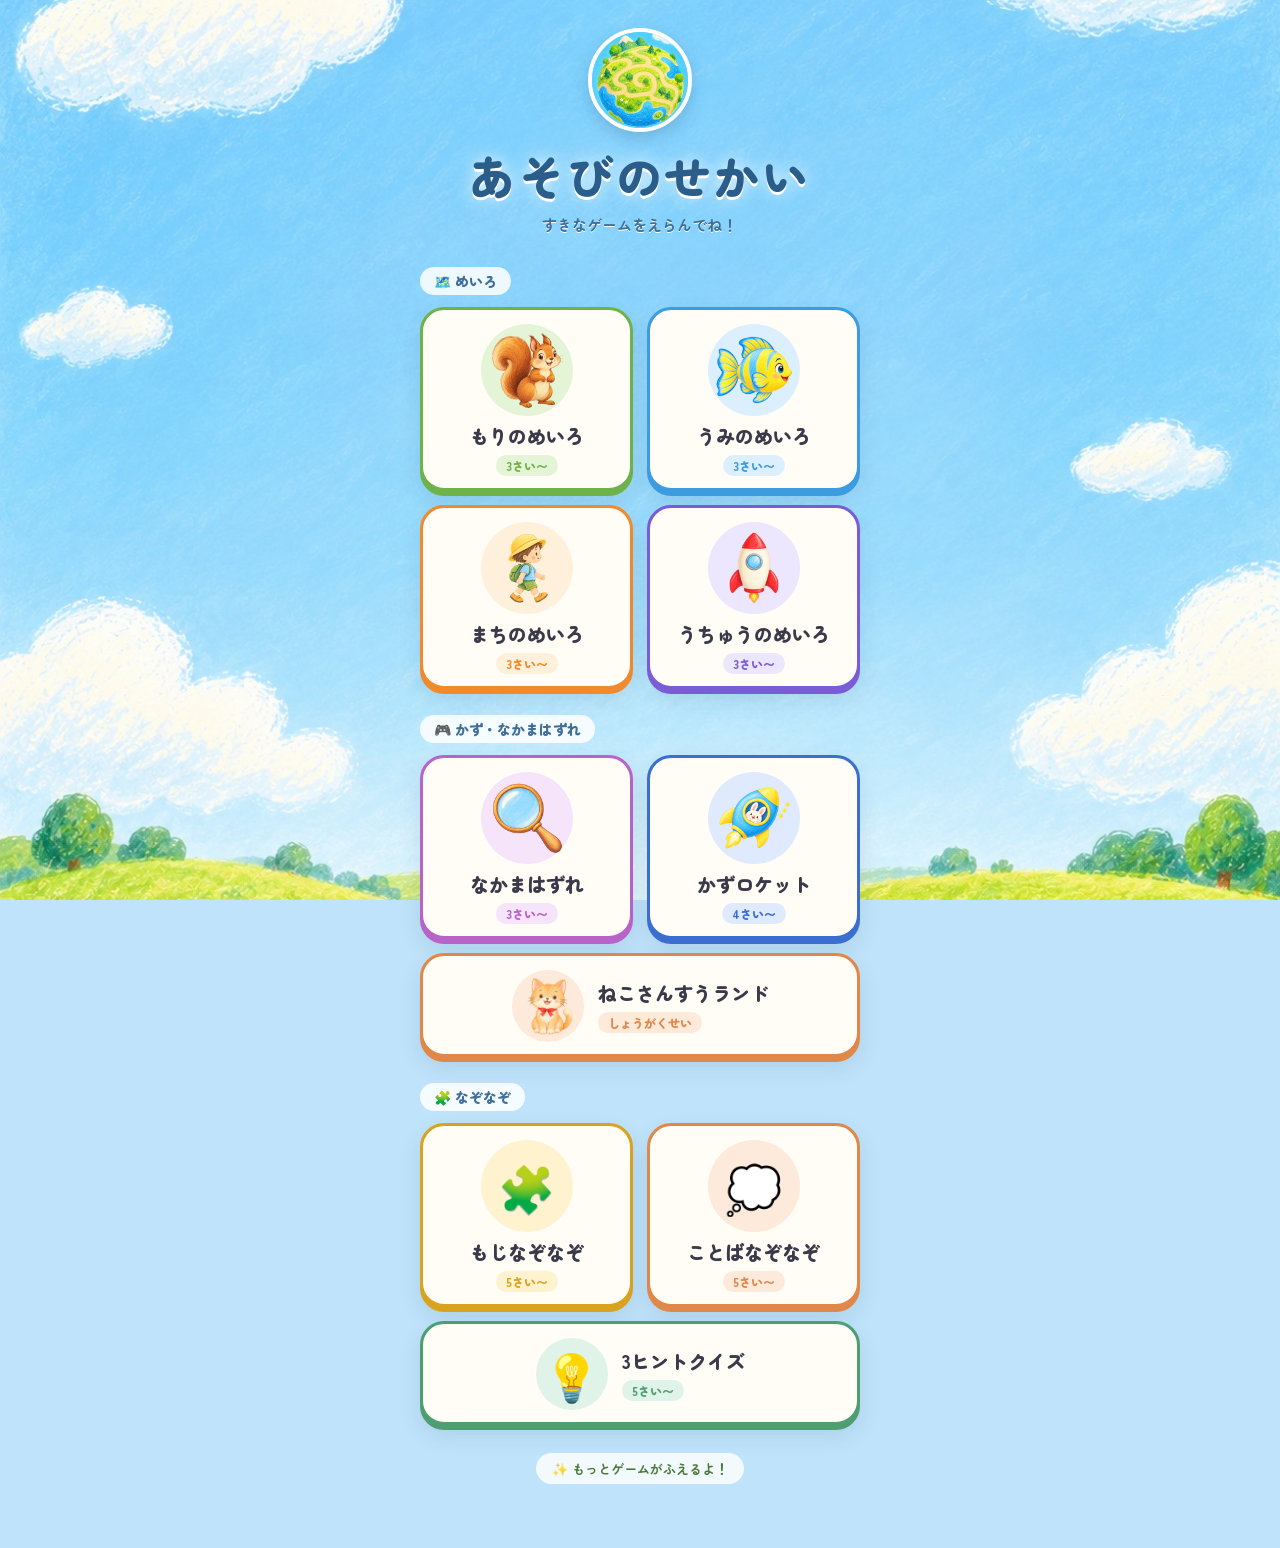
<file: index.html>
<!DOCTYPE html>
<html lang="ja">
<head>
<meta charset="UTF-8">
<meta name="viewport" content="width=device-width, initial-scale=1, maximum-scale=1, user-scalable=no, viewport-fit=cover">
<title>あそびのせかい</title>
<link rel="stylesheet" href="common/asobi.css">
<script src="common/asobi.js"></script>
<style>
  /* ホーム：アイコン・起動画面と同じ、クレヨンの絵本の世界 */
  * { margin: 0; padding: 0; box-sizing: border-box; }
  body {
    min-height: 100vh;
    background: #bfe3fb;
    overflow-x: hidden;
  }
  .content {
    position: relative; z-index: 1;
    display: flex; flex-direction: column; align-items: center;
    padding: 28px 16px 64px;
  }

  .title-area { text-align: center; animation: fadeDown 0.6s ease both; }
  @keyframes fadeDown { from { opacity: 0; transform: translateY(-20px); } to { opacity: 1; transform: none; } }
  .globe {
    display: block; width: 104px; height: 104px; margin: 0 auto 10px;
    border-radius: 50%; border: 4px solid #fff;
    box-shadow: 0 6px 16px rgba(40, 90, 140, 0.25);
    animation: bob 3s ease-in-out infinite;
  }
  @keyframes bob { 0%, 100% { transform: translateY(0) rotate(-3deg); } 50% { transform: translateY(-8px) rotate(3deg); } }
  h1 {
    font-size: clamp(30px, 9vw, 46px); font-weight: 900; letter-spacing: 0.06em;
    color: #2b5d8a;
    text-shadow: 0 3px 0 #fff, 0 0 18px rgba(255, 255, 255, 0.9);
  }
  .subtitle { margin-top: 6px; font-size: 15px; font-weight: 700; color: #3f6f98; text-shadow: 0 1px 0 #fff; }

  .cards { display: flex; flex-direction: column; gap: 16px; width: 100%; max-width: 440px; margin-top: 22px; }
  .section-label {
    align-self: flex-start;
    margin: 10px 0 -4px; padding: 4px 14px;
    border-radius: 999px; background: rgba(255, 255, 255, 0.85);
    font-size: 14px; font-weight: 900; color: #3f6f98;
  }

  /* カード：画用紙に、ゲームごとの色のふち */
  /* カード：2列。大きな絵・名前・年齢の札。ゲームごとの色のふち */
  .grid { display: grid; grid-template-columns: 1fr 1fr; gap: 14px; }
  .card {
    --c: #7cbf5a; --c2: #e6f5da;
    display: flex; flex-direction: column; align-items: center; gap: 6px;
    padding: 14px 8px 12px; text-decoration: none; text-align: center;
    border-radius: 24px; border: 3px solid var(--c);
    background: #fffdf6;
    box-shadow: 0 5px 0 var(--c), 0 10px 22px rgba(40, 70, 100, 0.12);
    transition: transform 0.15s, box-shadow 0.15s;
    animation: fadeUp 0.5s ease both;
  }
  .card.wide { grid-column: 1 / -1; flex-direction: row; justify-content: center; gap: 14px; }
  @keyframes fadeUp { from { opacity: 0; transform: translateY(24px); } to { opacity: 1; transform: none; } }
  .card:active { transform: translateY(3px); box-shadow: 0 2px 0 var(--c), 0 4px 10px rgba(40, 70, 100, 0.12); }
  .card-mori   { --c: #6fb24a; --c2: #e4f4d6; animation-delay: .05s; }
  .card-umi    { --c: #3d9be0; --c2: #dcefff; animation-delay: .1s; }
  .card-machi  { --c: #f08a2c; --c2: #fff0dc; animation-delay: .15s; }
  .card-space  { --c: #7a5cd6; --c2: #ece6ff; animation-delay: .2s; }
  .card-nakama { --c: #b763c7; --c2: #f6e4fa; animation-delay: .25s; }
  .card-rocket { --c: #3a6fd0; --c2: #e0eaff; animation-delay: .3s; }
  .card-nazo   { --c: #d9a21f; --c2: #fff3cf; animation-delay: .4s; }
  .card-nazo .card-icon { font-size: 46px; }
  .card-hint3 { --c: #4e9e72; --c2: #e0f3e8; animation-delay: .5s; }
  .card-koto { --c: #e0884a; --c2: #fdeadb; animation-delay: .45s; }
  .card-neko   { --c: #e0884a; --c2: #fdeadb; animation-delay: .35s; }

  .card-icon {
    width: 92px; height: 92px; border-radius: 50%;
    display: flex; align-items: center; justify-content: center;
    background: var(--c2);
    animation: iconFloat 3s ease-in-out infinite;
  }
  .card-icon img { width: 78px; height: 78px; display: block; }
  .wide .card-icon { width: 72px; height: 72px; }
  .wide .card-icon img { width: 60px; height: 60px; }
  @keyframes iconFloat { 0%, 100% { transform: translateY(0) rotate(-3deg); } 50% { transform: translateY(-4px) rotate(3deg); } }
  .card-umi .card-icon { animation-delay: -1s; } .card-machi .card-icon { animation-delay: -2s; }
  .card-space .card-icon { animation-delay: -.5s; } .card-rocket .card-icon { animation-delay: -1.5s; }
  .card-neko .card-icon { animation-delay: -2.5s; } .card-nakama .card-icon { animation-delay: -.8s; }
  .card-title { font-size: clamp(14px, 4.2vw, 19px); font-weight: 900; color: #3b3a4a; white-space: nowrap; }
  .level-tag { padding: 2px 10px; border-radius: 999px; background: var(--c2); color: var(--c); font-size: 12px; font-weight: 800; }
  .wide .text { display: flex; flex-direction: column; align-items: flex-start; gap: 6px; }

  .footer {
    margin-top: 28px; padding: 6px 16px; border-radius: 999px;
    background: rgba(255, 255, 255, 0.8);
    font-size: 13px; font-weight: 700; color: #4b7a3a;
  }
  body::before { background-image: url('images/sky.jpg'); } /* 背景の絵（common/asobi.css の固定の層） */
</style>
</head>
<body data-asobi="index">


<div class="content">
  <div class="title-area">
    <img class="globe" src="images/globe.jpg" alt="">
    <h1>あそびのせかい</h1>
    <p class="subtitle">すきなゲームをえらんでね！</p>
  </div>

  <div class="cards">
    <div class="section-label">🗺️ めいろ</div>
    <div class="grid">
      <a class="card card-mori" href="forest-maze.html">
        <span class="card-icon"><img src="images/chara/risu.png" alt=""></span>
        <span class="card-title">もりのめいろ</span>
        <span class="level-tag">3さい〜</span>
      </a>
      <a class="card card-umi" href="ocean-maze.html">
        <span class="card-icon"><img src="images/chara/sakana.png" alt=""></span>
        <span class="card-title">うみのめいろ</span>
        <span class="level-tag">3さい〜</span>
      </a>
      <a class="card card-machi" href="city-maze.html">
        <span class="card-icon"><img src="images/chara/kodomo.png" alt=""></span>
        <span class="card-title">まちのめいろ</span>
        <span class="level-tag">3さい〜</span>
      </a>
      <a class="card card-space" href="space-maze.html">
        <span class="card-icon"><img src="images/chara/roketto.png" alt=""></span>
        <span class="card-title">うちゅうのめいろ</span>
        <span class="level-tag">3さい〜</span>
      </a>
    </div>

    <div class="section-label">🎮 かず・なかまはずれ</div>
    <div class="grid">
      <a class="card card-nakama" href="nakamawake.html">
        <span class="card-icon"><img src="images/chara/mushimegane.png" alt=""></span>
        <span class="card-title">なかまはずれ</span>
        <span class="level-tag">3さい〜</span>
      </a>
      <a class="card card-rocket" href="kazu-rocket.html">
        <span class="card-icon"><img src="images/chara/kazu.png" alt=""></span>
        <span class="card-title">かずロケット</span>
        <span class="level-tag">4さい〜</span>
      </a>
      <a class="card card-neko wide" href="neko-math.html">
        <span class="card-icon"><img src="images/chara/neko.png" alt=""></span>
        <span class="text"><span class="card-title">ねこさんすうランド</span>
        <span class="level-tag">しょうがくせい</span></span>
      </a>
    </div>

    <div class="section-label">🧩 なぞなぞ</div>
    <div class="grid">
      <a class="card card-nazo" href="mojinazo.html">
        <span class="card-icon">🧩</span>
        <span class="card-title">もじなぞなぞ</span>
        <span class="level-tag">5さい〜</span>
      </a>
      <a class="card card-nazo card-koto" href="kotobanazo.html">
        <span class="card-icon">💭</span>
        <span class="card-title">ことばなぞなぞ</span>
        <span class="level-tag">5さい〜</span>
      </a>
      <a class="card card-nazo card-hint3 wide" href="hint3.html">
        <span class="card-icon">💡</span>
        <span class="text"><span class="card-title">3ヒントクイズ</span>
        <span class="level-tag">5さい〜</span></span>
      </a>
    </div>
  </div>

  <p class="footer">✨ もっとゲームがふえるよ！</p>
</div>

</body>
</html>
</file>
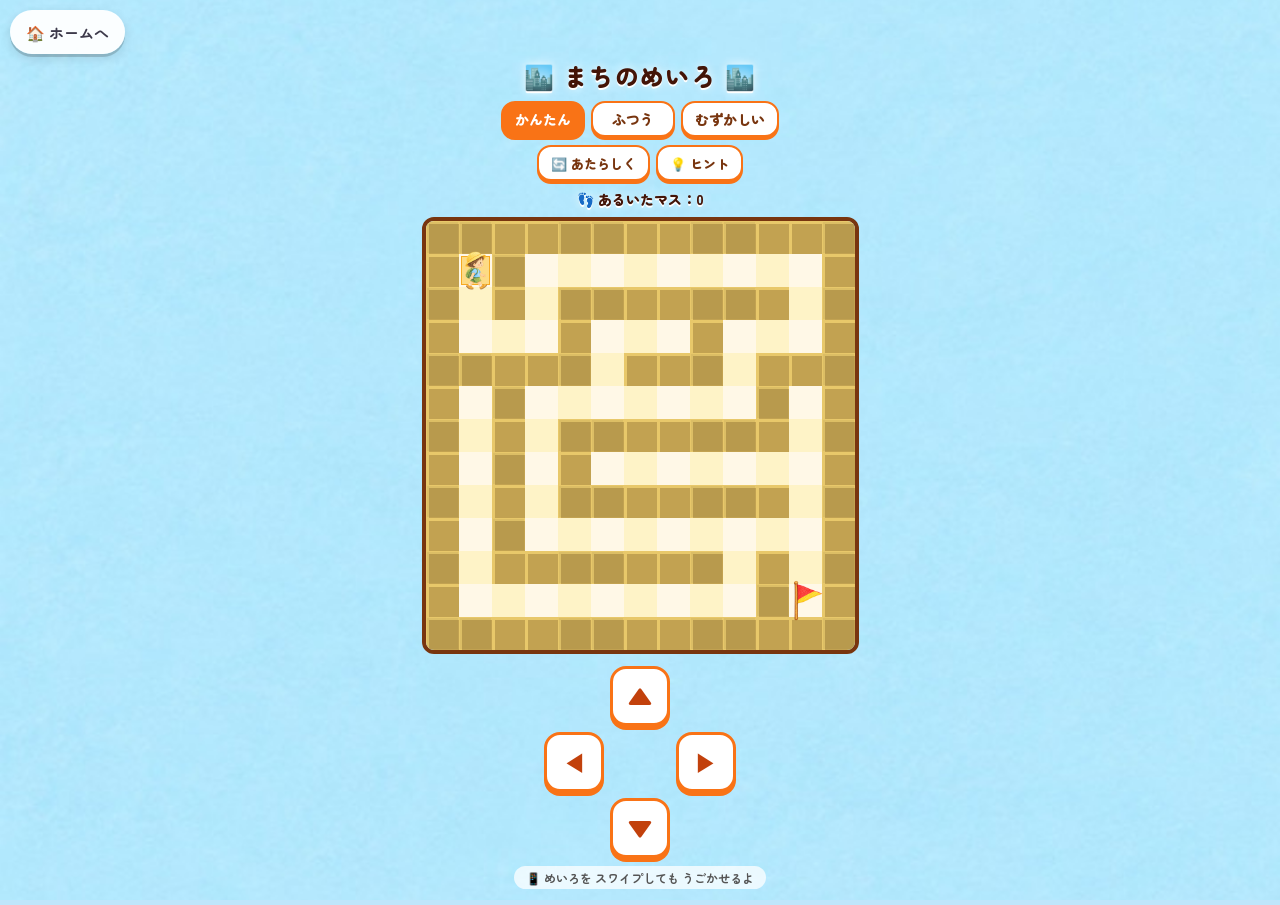
<file: city-maze.html>
<!DOCTYPE html>
<html lang="ja">
<head>
<meta charset="UTF-8">
<meta name="viewport" content="width=device-width, initial-scale=1, maximum-scale=1, user-scalable=no, viewport-fit=cover">
<title>まちのめいろ｜あそびのせかい</title>
<link rel="stylesheet" href="common/asobi.css">
<link rel="stylesheet" href="common/maze.css">
<script src="common/asobi.js"></script>
<script src="common/maze.js"></script>
<style>
  :root {
    --mz-fg: #431407;
    --mz-title-shadow: 0 2px 0 #fff, 0 0 10px rgba(255,255,255,0.9);
    --mz-btn-bg: #fff; --mz-btn-fg: #78350f; --mz-btn-edge: #f97316;
    --mz-on-bg: #f97316; --mz-on-fg: #fff;
    --mz-pad-bg: #fff; --mz-pad-fg: #c2410c; --mz-pad-edge: #f97316;
    --mz-board-edge: #78350f;
    --mz-veil: rgba(67,20,7,0.4);
    --mz-card-bg: #fffbeb; --mz-card-fg: #78350f; --mz-card-accent: #f97316;
  }
  * { margin: 0; padding: 0; box-sizing: border-box; }
  body {
    min-height: 100vh;
    background: #bfe6fb;
    overflow-x: hidden;
  }

  body::before { background-image: url('images/bg/machi.jpg'); } /* 背景の絵（common/asobi.css の固定の層） */
</style>
</head>
<body data-asobi="game" data-asobi-sound="none">


<main class="mz" id="mz">
  <div class="mz-board"><canvas id="maze"></canvas></div>
</main>

<script>
// まちのめいろ：かべは ブロック。ひとが ほしを めざす
let G, CELL, maze, visited, solution, px, py, steps;
const canvas = document.getElementById('maze');
const ctx = canvas.getContext('2d');
const IMG = { player: MazeUI.img('images/chara/kodomo.png', () => draw()), goal: MazeUI.img('images/goal/hata.png', () => draw()) };

function newMaze(level) {
  G = MazeUI.SIZES[level] * 2 + 1; // 部屋の数×2＋1 のブロック
  maze = generateMaze(G);
  solution = bfs(1, 1, G - 2, G - 2);
  px = 1; py = 1; steps = 0;
  visited = Array.from({ length: G }, () => ({}));
  visited[1][1] = true;
  MazeUI.setSteps(0);
  fit();
}

function fit() {
  CELL = Math.floor(MazeUI.boardSize() / G);
  const dpr = Math.min(window.devicePixelRatio || 1, 2);
  canvas.width = CELL * G * dpr; canvas.height = CELL * G * dpr;
  canvas.style.width = CELL * G + 'px'; canvas.style.height = CELL * G + 'px';
  ctx.setTransform(dpr, 0, 0, dpr, 0, 0);
  draw();
}

function generateMaze(g) {
  const grid = Array.from({ length: g }, () => Array(g).fill(1)); // 1=かべ
  const stack = [[1, 1]]; grid[1][1] = 0;
  grid[g - 2][g - 2] = 2; // ゴールは行きどまり（さきに道がつづかない）。ほりすすめないよう、あとで1か所だけつなぐ
  while (stack.length) {
    const [x, y] = stack[stack.length - 1];
    const opts = [[0,-2],[0,2],[-2,0],[2,0]].filter(([dx, dy]) => {
      const nx = x + dx, ny = y + dy;
      return nx > 0 && ny > 0 && nx < g - 1 && ny < g - 1 && grid[ny][nx] === 1;
    });
    if (!opts.length) { stack.pop(); continue; }
    const [dx, dy] = opts[Math.floor(Math.random() * opts.length)];
    grid[y + dy / 2][x + dx / 2] = 0;
    grid[y + dy][x + dx] = 0;
    stack.push([x + dx, y + dy]);
  }
  grid[g - 2][g - 2] = 0;
  if (Math.random() < 0.5) grid[g - 2][g - 3] = 0; else grid[g - 3][g - 2] = 0;
  return grid;
}

// ヒント用：スタートからゴールまでの道
function bfs(sx, sy, ex, ey) {
  const prev = Array.from({ length: G }, () => Array(G).fill(null));
  const q = [[sx, sy]]; prev[sy][sx] = [-1, -1];
  while (q.length) {
    const [x, y] = q.shift();
    if (x === ex && y === ey) break;
    for (const [dx, dy] of [[0,1],[0,-1],[1,0],[-1,0]]) {
      const nx = x + dx, ny = y + dy;
      if (maze[ny][nx] === 0 && !prev[ny][nx]) { prev[ny][nx] = [x, y]; q.push([nx, ny]); }
    }
  }
  const path = []; let c = [ex, ey];
  while (c[0] !== -1) { path.push(c); c = prev[c[1]][c[0]]; }
  return path;
}

function move(dx, dy) {
  const nx = px + dx, ny = py + dy;
  if (maze[ny][nx] === 1) return false;
  px = nx; py = ny;
  visited[py][px] = true;
  MazeUI.setSteps(++steps);
  draw();
  if (px === G - 2 && py === G - 2) MazeUI.win();
  return true;
}

const COLORS = {
  floor: '#fff8e7', floorAlt: '#fef3c7',
  wall: '#c2a251', wallTop: '#e8c86a',
  trail: 'rgba(251,191,36,0.5)', trailBorder: 'rgba(245,158,11,0.8)',
  hint: 'rgba(253,120,60,0.35)',
};

function draw() {
  const hint = MazeUI.hintOn() ? new Set(solution.map(([x, y]) => x + ',' + y)) : null;
  for (let y = 0; y < G; y++) for (let x = 0; x < G; x++) {
    const cx = x * CELL, cy = y * CELL;
    if (maze[y][x] === 1) {
      ctx.fillStyle = COLORS.wall; ctx.fillRect(cx, cy, CELL, CELL);
      ctx.fillStyle = COLORS.wallTop; ctx.fillRect(cx, cy, CELL, 3); ctx.fillRect(cx, cy, 3, CELL);
      if ((y + Math.floor(x / 2)) % 2 === 0) { ctx.fillStyle = 'rgba(0,0,0,0.05)'; ctx.fillRect(cx + 1, cy + 1, CELL - 2, CELL - 2); }
    } else {
      ctx.fillStyle = (x + y) % 2 === 0 ? COLORS.floor : COLORS.floorAlt;
      ctx.fillRect(cx, cy, CELL, CELL);
      if (hint && hint.has(x + ',' + y)) { ctx.fillStyle = COLORS.hint; ctx.fillRect(cx + 1, cy + 1, CELL - 2, CELL - 2); }
      if (visited[y][x]) {
        ctx.fillStyle = COLORS.trail; ctx.fillRect(cx + 2, cy + 2, CELL - 4, CELL - 4);
        ctx.strokeStyle = COLORS.trailBorder; ctx.lineWidth = 1; ctx.strokeRect(cx + 2.5, cy + 2.5, CELL - 5, CELL - 5);
      }
    }
  }
  // ゴールの旗・さんぽする子ども（ブロック1つより少し大きく描く）
  MazeUI.drawImg(ctx, IMG.goal, (G - 2) * CELL + CELL / 2, (G - 2) * CELL + CELL / 2, CELL * 1.25);
  MazeUI.drawImg(ctx, IMG.player, px * CELL + CELL / 2, py * CELL + CELL / 2, CELL * 1.3);
}

// ======== まちの おんがく：あかるい ポップ ========
let audioCtx = null, musicNodes = [];
function startMusic() {
  if (!audioCtx) audioCtx = new window.AudioContext();
  if (audioCtx.state === 'suspended') audioCtx.resume();
  stopMusic();
  const master = audioCtx.createGain();
  master.gain.setValueAtTime(0.18, audioCtx.currentTime);
  master.connect(audioCtx.destination);
  musicNodes.push({ stop: () => master.gain.setTargetAtTime(0, audioCtx.currentTime, 0.05) });

  const melody = [[523.25,0.6],[659.25,0.6],[783.99,0.6],[659.25,0.6],[587.33,0.6],[523.25,0.6],[659.25,0.6],[783.99,1.2],
                  [880.00,0.6],[783.99,0.6],[698.46,0.6],[659.25,0.6],[587.33,0.6],[523.25,1.2]];
  const melodyLen = melody.reduce((a, [, d]) => a + d, 0);
  function playMelody() {
    let t = audioCtx.currentTime + 0.05;
    for (const [freq, dur] of melody) {
      const o = audioCtx.createOscillator(), g = audioCtx.createGain();
      o.type = 'triangle'; o.frequency.setValueAtTime(freq, t);
      g.gain.setValueAtTime(0, t); g.gain.linearRampToValueAtTime(0.7, t + 0.04);
      g.gain.setValueAtTime(0.7, t + dur - 0.08); g.gain.linearRampToValueAtTime(0, t + dur);
      o.connect(g); g.connect(master); o.start(t); o.stop(t + dur);
      t += dur;
    }
  }
  const chords = [[261.63,392.00,1.2],[293.66,440.00,1.2],[261.63,392.00,1.2],[246.94,369.99,1.2]];
  const chordLen = chords.reduce((a, [, , d]) => a + d, 0);
  function playChords() {
    let t = audioCtx.currentTime + 0.05;
    for (const [f1, f2, dur] of chords) {
      for (const freq of [f1, f2]) {
        const o = audioCtx.createOscillator(), g = audioCtx.createGain();
        o.type = 'sine'; o.frequency.setValueAtTime(freq, t);
        g.gain.setValueAtTime(0.3, t); g.gain.linearRampToValueAtTime(0, t + dur);
        o.connect(g); g.connect(master); o.start(t); o.stop(t + dur);
      }
      t += dur;
    }
  }
  function playRhythm() {
    const now = audioCtx.currentTime;
    for (const b of [0, 0.4, 0.8, 1.2]) {
      const o = audioCtx.createOscillator(), g = audioCtx.createGain();
      o.type = 'square'; o.frequency.setValueAtTime(b % 0.8 === 0 ? 180 : 120, now + b);
      g.gain.setValueAtTime(0.08, now + b); g.gain.linearRampToValueAtTime(0, now + b + 0.15);
      o.connect(g); g.connect(master); o.start(now + b); o.stop(now + b + 0.2);
    }
  }
  playMelody(); playChords(); playRhythm();
  const ids = [setInterval(playMelody, melodyLen * 1000), setInterval(playChords, chordLen * 1000), setInterval(playRhythm, 1600)];
  musicNodes.push({ stop: () => ids.forEach(clearInterval) });
}
function stopMusic() {
  musicNodes.forEach(n => { try { n.stop(); } catch (e) {} });
  musicNodes = [];
}

MazeUI.mount({
  title: '🏙️ まちのめいろ 🏙️',
  onNew: newMaze,
  onMove: move,
  onHint: () => draw(),
  onResize: fit,
  music: { start: startMusic, stop: stopMusic },
  clear: { img: 'images/chara/kodomo.png', text: 'ぶじに まちを あるききったよ！' },
});
</script>
</body>
</html>
</file>
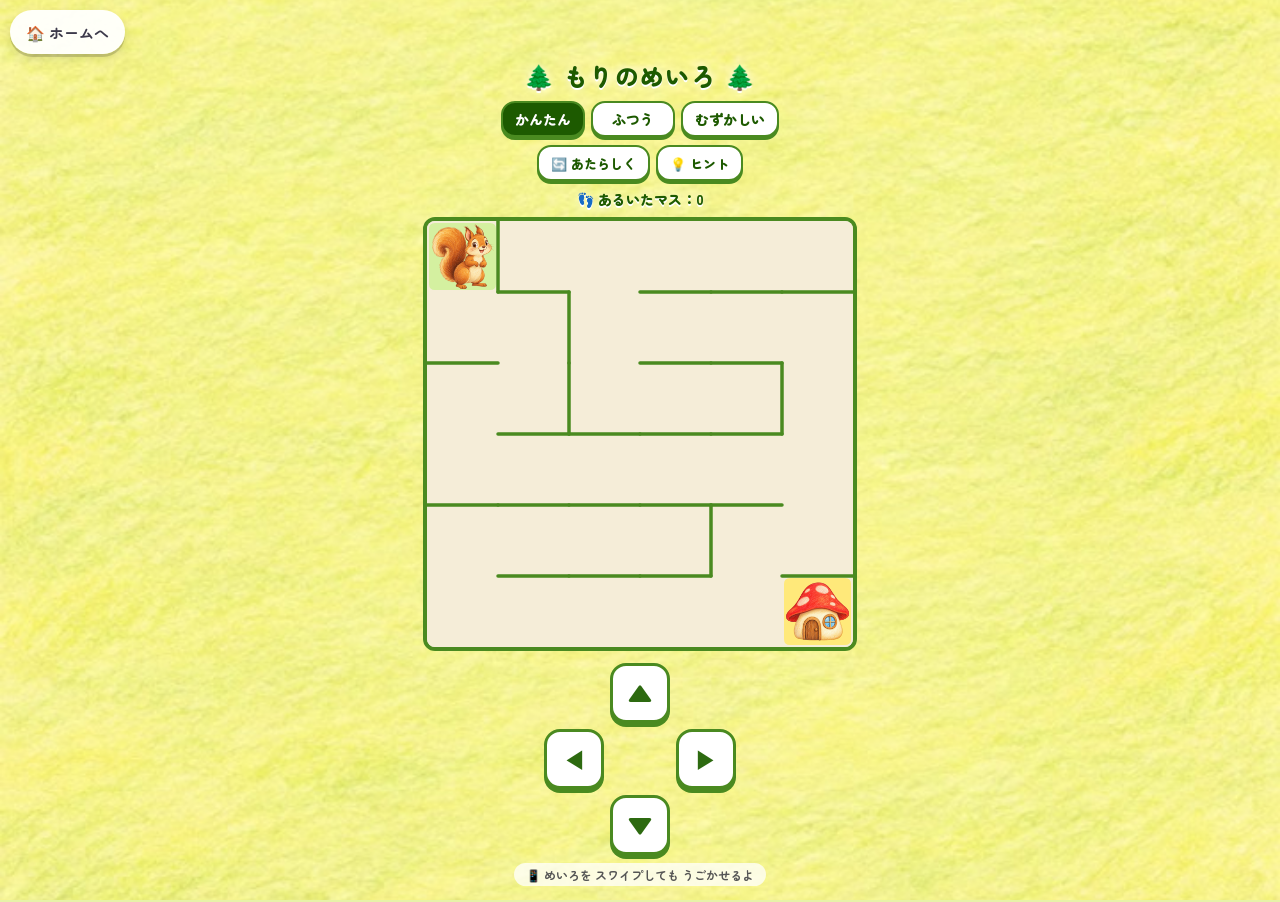
<file: forest-maze.html>
<!DOCTYPE html>
<html lang="ja">
<head>
<meta charset="UTF-8">
<meta name="viewport" content="width=device-width, initial-scale=1, maximum-scale=1, user-scalable=no, viewport-fit=cover">
<title>もりのめいろ｜あそびのせかい</title>
<link rel="stylesheet" href="common/asobi.css">
<link rel="stylesheet" href="common/maze.css">
<script src="common/asobi.js"></script>
<script src="common/maze.js"></script>
<style>
  :root {
    --mz-fg: #1d5a00;
    --mz-title-shadow: 0 2px 0 #fff, 0 0 10px rgba(255,255,255,0.9);
    --mz-btn-bg: #fff; --mz-btn-fg: #1d5a00; --mz-btn-edge: #4a8a20;
    --mz-on-bg: #1d5a00; --mz-on-fg: #fff;
    --mz-pad-bg: #fff; --mz-pad-fg: #2d6a10; --mz-pad-edge: #4a8a20;
    --mz-board-edge: #4a8a20;
    --mz-veil: rgba(29, 90, 0, 0.45);
    --mz-card-bg: #fffdf2; --mz-card-fg: #1d5a00; --mz-card-accent: #4a9a20;
  }
  * { box-sizing: border-box; margin: 0; padding: 0; }
  body {
    min-height: 100vh;
    background: #e6f2a8;
    overflow-x: hidden;
  }
  .mz-board { background: #f5edd8; }
  body::before { background-image: url('images/bg/mori.jpg'); } /* 背景の絵（common/asobi.css の固定の層） */
</style>
</head>
<body data-asobi="game" data-asobi-sound="none">

<main class="mz" id="mz">
  <div class="mz-board"><canvas id="maze"></canvas></div>
</main>

<script>
// もりのめいろ：かべは線。リスが おうちを めざす
let N, CELL, maze, playerX, playerY, steps, trail, solution;
const canvas = document.getElementById('maze');
const ctx = canvas.getContext('2d');
const IMG = { player: MazeUI.img('images/chara/risu.png', () => draw()), goal: MazeUI.img('images/goal/ouchi.png', () => draw()) };

function newMaze(level) {
  N = MazeUI.SIZES[level];
  maze = generateMaze(N);
  solution = solve();
  playerX = 0; playerY = 0; steps = 0; trail = [];
  MazeUI.setSteps(0);
  fit();
}

// 画面に合わせた大きさで描き直す（くっきり描くため、画面の画素の細かさに合わせる）
function fit() {
  CELL = Math.floor(MazeUI.boardSize() / N);
  const dpr = Math.min(window.devicePixelRatio || 1, 2);
  canvas.width = CELL * N * dpr; canvas.height = CELL * N * dpr;
  canvas.style.width = CELL * N + 'px'; canvas.style.height = CELL * N + 'px';
  ctx.setTransform(dpr, 0, 0, dpr, 0, 0);
  draw();
}

function generateMaze(n) {
  const walls = [];
  for (let y = 0; y < n; y++) { walls[y] = []; for (let x = 0; x < n; x++) walls[y][x] = { right: true, down: true }; }
  const visited = Array.from({ length: n }, () => new Array(n).fill(false));
  const stack = [[0, 0]]; visited[0][0] = true;
  visited[n - 1][n - 1] = true; // ゴールは行きどまり（さきに道がつづかない）。あとで1か所だけつなぐ
  while (stack.length) {
    const [x, y] = stack[stack.length - 1];
    const opts = [[1,0],[-1,0],[0,1],[0,-1]].filter(([dx, dy]) => {
      const nx = x + dx, ny = y + dy;
      return nx >= 0 && nx < n && ny >= 0 && ny < n && !visited[ny][nx];
    });
    if (!opts.length) { stack.pop(); continue; }
    const [dx, dy] = opts[Math.floor(Math.random() * opts.length)];
    const nx = x + dx, ny = y + dy;
    if (dx === 1) walls[y][x].right = false;
    else if (dx === -1) walls[y][nx].right = false;
    else if (dy === 1) walls[y][x].down = false;
    else walls[ny][x].down = false;
    visited[ny][nx] = true;
    stack.push([nx, ny]);
  }
  if (Math.random() < 0.5) walls[n - 1][n - 2].right = false; else walls[n - 2][n - 1].down = false;
  return walls;
}

function canMove(x, y, dx, dy) {
  if (dx === 1)  return x < N - 1 && !maze[y][x].right;
  if (dx === -1) return x > 0     && !maze[y][x - 1].right;
  if (dy === 1)  return y < N - 1 && !maze[y][x].down;
  if (dy === -1) return y > 0     && !maze[y - 1][x].down;
  return false;
}

// ヒント用：スタートからゴールまでの道
function solve() {
  const prev = Array.from({ length: N }, () => new Array(N).fill(null));
  const q = [[0, 0]]; prev[0][0] = [-1, -1];
  while (q.length) {
    const [x, y] = q.shift();
    for (const [dx, dy] of [[1,0],[-1,0],[0,1],[0,-1]]) {
      if (!canMove(x, y, dx, dy)) continue;
      const nx = x + dx, ny = y + dy;
      if (prev[ny][nx]) continue;
      prev[ny][nx] = [x, y]; q.push([nx, ny]);
    }
  }
  const path = []; let c = [N - 1, N - 1];
  while (c[0] !== -1) { path.push(c); c = prev[c[1]][c[0]]; }
  return path;
}

function move(dx, dy) {
  if (!canMove(playerX, playerY, dx, dy)) { shake(); return false; }
  trail.push([playerX, playerY]);
  if (trail.length > 100) trail.shift();
  playerX += dx; playerY += dy;
  MazeUI.setSteps(++steps);
  draw();
  if (playerX === N - 1 && playerY === N - 1) MazeUI.win();
  return true;
}

function shake() {
  canvas.style.transition = 'transform 0.05s';
  canvas.style.transform = 'translateX(-5px)';
  setTimeout(() => { canvas.style.transform = 'translateX(5px)'; }, 60);
  setTimeout(() => { canvas.style.transform = 'translateX(0)'; }, 120);
}

function draw() {
  const S = CELL * N;
  ctx.fillStyle = '#f5edd8';
  ctx.fillRect(0, 0, S, S);

  if (MazeUI.hintOn()) {
    ctx.fillStyle = 'rgba(255, 200, 60, 0.45)';
    for (const [x, y] of solution) ctx.fillRect(x * CELL + 3, y * CELL + 3, CELL - 6, CELL - 6);
  }
  for (let i = 0; i < trail.length; i++) {
    const [tx, ty] = trail[i];
    ctx.fillStyle = `rgba(100,180,60,${(i / trail.length) * 0.3})`;
    ctx.fillRect(tx * CELL + 1, ty * CELL + 1, CELL - 2, CELL - 2);
  }

  ctx.fillStyle = '#ffe97a'; roundRect((N - 1) * CELL + 2, (N - 1) * CELL + 2, CELL - 4, CELL - 4, 6); ctx.fill();
  ctx.fillStyle = '#d4f0a0'; roundRect(2, 2, CELL - 4, CELL - 4, 6); ctx.fill();

  ctx.strokeStyle = '#4a8a20';
  ctx.lineWidth = Math.max(2, Math.min(3.5, CELL / 10));
  ctx.lineCap = 'round';
  for (let y = 0; y < N; y++) {
    for (let x = 0; x < N; x++) {
      const px = x * CELL, py = y * CELL;
      if (maze[y][x].right && x < N - 1) { ctx.beginPath(); ctx.moveTo(px + CELL, py); ctx.lineTo(px + CELL, py + CELL); ctx.stroke(); }
      if (maze[y][x].down && y < N - 1)  { ctx.beginPath(); ctx.moveTo(px, py + CELL); ctx.lineTo(px + CELL, py + CELL); ctx.stroke(); }
    }
  }

  MazeUI.drawImg(ctx, IMG.goal, (N - 1) * CELL + CELL / 2, (N - 1) * CELL + CELL / 2, CELL * 0.92);
  MazeUI.drawImg(ctx, IMG.player, playerX * CELL + CELL / 2, playerY * CELL + CELL / 2, CELL * 0.95);
}

function roundRect(x, y, w, h, r) {
  ctx.beginPath();
  ctx.moveTo(x + r, y); ctx.lineTo(x + w - r, y);
  ctx.quadraticCurveTo(x + w, y, x + w, y + r); ctx.lineTo(x + w, y + h - r);
  ctx.quadraticCurveTo(x + w, y + h, x + w - r, y + h); ctx.lineTo(x + r, y + h);
  ctx.quadraticCurveTo(x, y + h, x, y + h - r); ctx.lineTo(x, y + r);
  ctx.quadraticCurveTo(x, y, x + r, y); ctx.closePath();
}

// もりの おんがく：ゆっくり さんぽする かんじ（ドレミソラだけ）
const music = MazeUI.makeMusic({
  bpm: 96, wave: 'triangle', vol: 0.12,
  melody: [[64,1],[67,1],[69,1],[67,1], [64,1],[62,1],[60,2], [64,1],[67,1],[69,1],[72,1], [69,1],[67,1],[64,2],
           [62,1],[64,1],[67,1],[64,1], [62,1],[60,1],[62,2], [64,1],[62,1],[60,1],[57,1], [60,4]],
  bass:   [[48,4],[43,4],[45,4],[43,4],[50,4],[43,4],[45,4],[48,4]],
});

MazeUI.mount({
  title: '🌲 もりのめいろ 🌲',
  onNew: newMaze,
  onMove: move,
  onHint: () => draw(),
  onResize: fit,
  music,
  clear: { img: 'images/chara/risu.png', text: 'おうちに ついたよ！' },
});
</script>
</body>
</html>
</file>
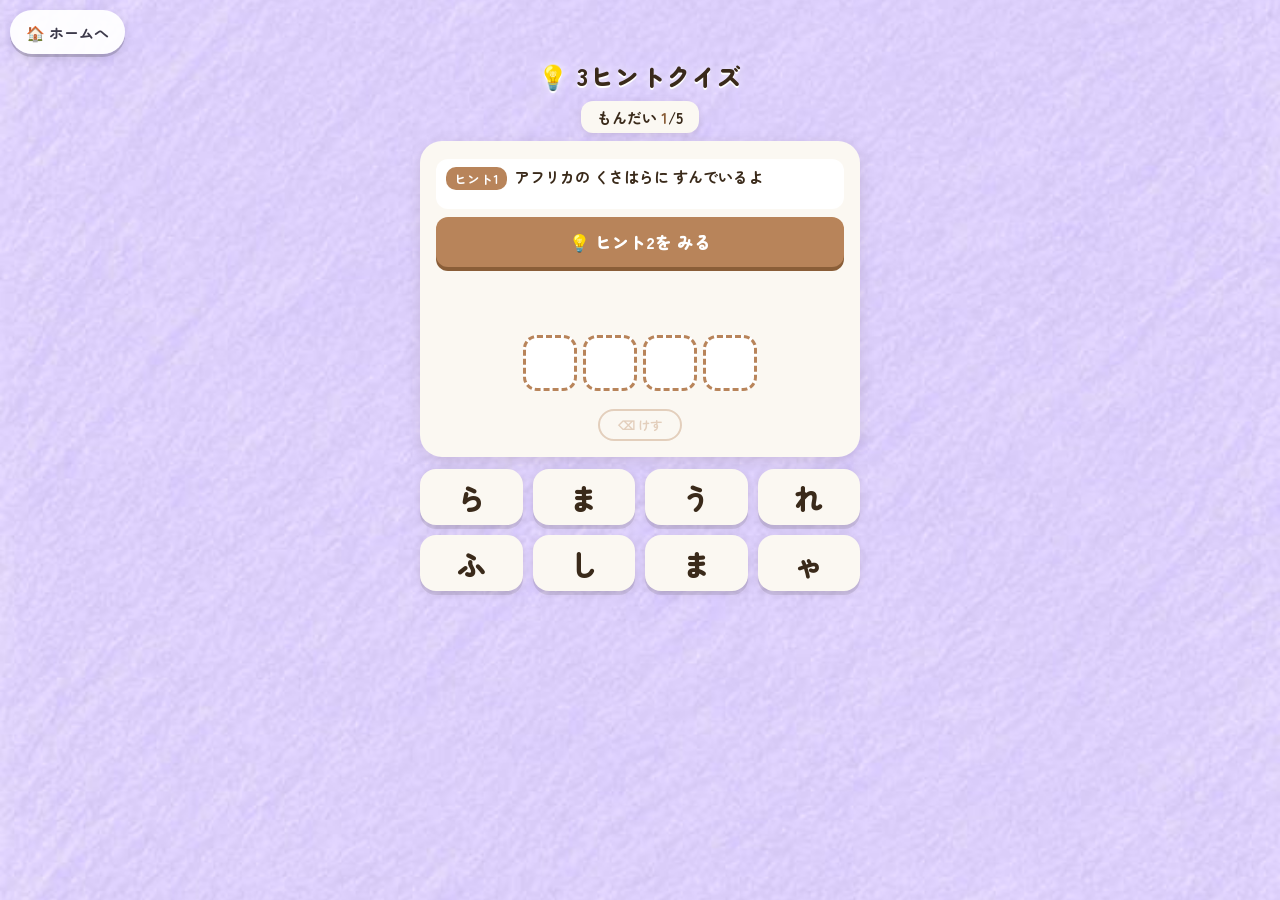
<file: hint3.html>
<!DOCTYPE html>
<html lang="ja">
<head>
<meta charset="UTF-8">
<meta name="viewport" content="width=device-width, initial-scale=1, maximum-scale=1, user-scalable=no, viewport-fit=cover">
<title>3ヒントクイズ｜あそびのせかい</title>
<link rel="stylesheet" href="common/asobi.css">
<script src="common/asobi.js"></script>
<style>
:root {
  --paper: #FBF8F2; --wood: #B8845A; --wood-dk: #8A5E38;
  --ink: #3A2A1A; --ink-lt: #7A6050;
  --correct: #4E9E72; --wrong: #C94040; --shadow: rgba(60,30,10,.12);
}
*, *::before, *::after { box-sizing: border-box; margin: 0; padding: 0; }
body {
  background: #f6f1e4; min-height: 100svh;
  display: flex; flex-direction: column; align-items: center;
  overflow-x: hidden; padding-bottom: 32px;
}
header { width: 100%; padding: 58px 16px 2px; text-align: center; }
.app-title {
  font-size: 24px; font-weight: 900; letter-spacing: .06em; color: var(--ink);
  text-shadow: 0 2px 0 #fff, 0 0 10px rgba(255,255,255,.9);
}
.q-count {
  display: inline-block; margin: 8px auto 6px; padding: 5px 16px; border-radius: 12px;
  background: var(--paper); box-shadow: 0 2px 8px var(--shadow);
  font-size: .95rem; font-weight: 700; color: var(--ink);
}
.q-count b { color: var(--wood-dk); }

.q-card {
  width: calc(100% - 32px); max-width: 440px;
  background: var(--paper); border-radius: 22px; padding: 18px 16px 16px;
  box-shadow: 0 4px 16px var(--shadow);
  display: flex; flex-direction: column; align-items: center; gap: 10px;
  margin-bottom: 12px;
}
.q-text { font-size: 1.1rem; font-weight: 900; color: var(--ink); }
/* くり返しの文字：ひとかたまりずつ、折り返しても見やすく */
.hints { width: 100%; display: flex; flex-direction: column; gap: 8px; min-height: 160px; }
.hrow { display: flex; gap: 8px; align-items: flex-start; background: #fff; border-radius: 12px; padding: 6px 10px; min-height: 50px; visibility: hidden; }
.hrow.on { visibility: visible; }
.next-hint {
  min-height: 50px; border: none; border-radius: 12px; background: var(--wood); color: #fff;
  font-size: 1.05rem; font-weight: 900; cursor: pointer; box-shadow: 0 4px 0 var(--wood-dk);
}
.next-hint:active { transform: translateY(3px); box-shadow: 0 1px 0 var(--wood-dk); }
.hrow.new { animation: fadeIn .25s ease; }
.hrow b { flex: none; font-size: .8rem; color: #fff; background: var(--wood); border-radius: 10px; padding: 2px 8px; margin-top: 2px; }
.hrow span { font-size: .95rem; font-weight: 700; color: var(--ink); line-height: 1.5; }
@keyframes fadeIn { from { opacity: 0; transform: translateY(-4px); } to { opacity: 1; transform: none; } }
.slots { display: flex; justify-content: center; gap: 6px; min-height: 64px; width: 100%; }
.slot {
  flex: 0 1 54px; min-width: 0; height: 56px; border-radius: 14px; border: 3px dashed var(--wood);
  background: #fff; font-size: 1.7rem; font-weight: 900; color: var(--ink);
  display: flex; align-items: center; justify-content: center; cursor: pointer; padding: 0;
}
.slot.filled { border-style: solid; }
.slots.ng { animation: shake .4s ease; }
.slots.ok .slot { border-color: var(--correct); background: #EEF8F2; }
@keyframes shake { 0%,100%{transform:translateX(0)} 20%{transform:translateX(-7px)} 40%{transform:translateX(7px)} 60%{transform:translateX(-5px)} 80%{transform:translateX(4px)} }
#play { width: 100%; display: flex; flex-direction: column; align-items: center; }
.q-nan { font-size: 1.5rem; font-weight: 900; color: var(--ink); }

.hint-btn {
  background: none; border: 2px solid var(--wood); border-radius: 20px; padding: 5px 18px;
  font-size: .78rem; font-weight: 700; color: var(--wood); cursor: pointer;
}
.hint-btn:active { background: var(--wood); color: var(--paper); }
.tools { display: flex; gap: 10px; }
.hint-btn:disabled { opacity: .35; }
.hint-btn[hidden] { display: inline-block; visibility: hidden; }
.bubble {
  width: calc(100% - 32px); max-width: 440px; margin-top: 6px; min-height: 76px;
  display: flex; flex-direction: column; align-items: center; justify-content: center;
  visibility: hidden;
  font-size: .85rem; font-weight: 700; color: var(--ink-lt);
  background: rgba(184,132,90,.1); border-radius: 12px; padding: 8px 14px;
  text-align: center; line-height: 1.6;
}
.bubble.show { visibility: visible; }
.bubble.good { color: #2f6e4b; background: #EEF8F2; font-size: 1rem; }
.bubble .em { font-size: 2rem; display: block; line-height: 1.2; }

.choices {
  display: grid; grid-template-columns: repeat(4, 1fr); gap: 10px;
  width: calc(100% - 32px); max-width: 440px;
}
.choice {
  background: var(--paper); border: 2.5px solid transparent; border-radius: 16px;
  padding: 0; height: 56px; font-size: 1.8rem; font-weight: 900; color: var(--ink);
  box-shadow: 0 4px 0 rgba(0,0,0,.09), 0 2px 8px var(--shadow); cursor: pointer;
}
.choice:active:not(:disabled) { transform: translateY(3px); box-shadow: 0 1px 0 rgba(0,0,0,.08); }
.choice.used { opacity: .25; }
.choice:disabled { cursor: default; }

.next-btn, .again-btn {
  margin-top: 8px; padding: 12px 40px; border: none; border-radius: 50px;
  background: var(--wood); color: #fff; font-size: 1.1rem; font-weight: 900;
  box-shadow: 0 4px 0 var(--wood-dk); cursor: pointer;
}
.next-btn:active, .again-btn:active { transform: translateY(3px); box-shadow: 0 1px 0 var(--wood-dk); }
.next-btn[hidden] { display: inline-block; visibility: hidden; }
.end { display: none; flex-direction: column; align-items: center; gap: 6px; text-align: center; padding: 28px 16px; }
.end.show { display: flex; }
.end .big { font-size: 3.4rem; }
.end h2 { font-size: 1.5rem; font-weight: 900; color: var(--ink); }
.end p { font-size: 1.1rem; font-weight: 700; color: var(--ink-lt); }
.end-btn {
  display: inline-block; margin-top: 10px; padding: 12px 36px; border-radius: 50px;
  border: 2px solid var(--wood); background: var(--paper); color: var(--wood-dk);
  font-size: 1rem; font-weight: 900; text-decoration: none;
}
body::before { background-image: url('images/bg/hint3.jpg'); }

.bubble.warn { white-space: pre-line; color: #a33; background: #FDF0F0; font-size: 1rem; }
.pulse { animation: pulse .7s ease 3; }
@keyframes pulse { 0%,100% { transform: scale(1); } 50% { transform: scale(1.08); } }
</style>
</head>
<body data-asobi="game">

<header>
  <h1 class="app-title">💡 3ヒントクイズ</h1>
  <div class="q-count" id="qCount">もんだい <b id="qNum">1</b>/<span id="qTotal">5</span></div>
</header>

<div id="play">
  <div class="q-card">
    
    <div class="hints" id="hints"></div>
    <div class="slots" id="slots"></div>
    <div class="tools"><button class="hint-btn" id="delBtn" type="button">⌫ けす</button></div>
  </div>
  <div class="choices" id="choices"></div>
  <div class="bubble" id="bubble"></div>
</div>
<div style="display:flex;justify-content:center"><button class="next-btn" id="nextBtn" type="button" hidden>つぎへ</button></div>

<div class="end" id="end">
  <div class="big">🎉</div>
  <h2>おしまい！</h2>
  <p id="endText"></p>
  <button class="again-btn" type="button" id="againBtn">もっと あそぶ</button>
  <a class="end-btn" href="index.html">おしまい</a>
</div>

<script>
// 3つの ヒントを 1つずつ ふやして あてる クイズ（てんすうは なし）。こたえは ひらがなカードを ならべて つくる。
// ans：こたえ、hints：ヒント3つ（1つめは ひろく、3つめで ほぼ きまる）
const QUIZ = [
  { ans: 'ぞう', emoji: '🐘', hints: ['どうぶつえんで みられるよ', 'からだが とても おおきくて はいいろだよ', 'はなが ながくて はなで みずを すえるよ'] },
  { ans: 'きりん', emoji: '🦒', hints: ['きいろに ちゃいろの もようが あるよ', 'あしが ながくて、き の たかい ところの はっぱを たべるよ', 'くびが とても とても ながいよ'] },
  { ans: 'ぺんぎん', emoji: '🐧', hints: ['とりの なかまだよ', 'そらは とべないけど、うみで およぐのが じょうずだよ', 'しろと くろの からだで、こおりの うえを よちよち あるくよ'] },
  { ans: 'かめ', emoji: '🐢', hints: ['うみや かわ、いけに すんでいるよ', 'あるくのが とても ゆっくりだよ', 'せなかに かたい こうらが あって、あたまを ひっこめられるよ'] },
  { ans: 'しまうま', emoji: '🦓', hints: ['アフリカの くさはらに すんでいるよ', 'うまに よく にているよ', 'からだじゅう しろと くろの しましまだよ'] },
  { ans: 'こあら', emoji: '🐨', hints: ['オーストラリアに すんでいるよ', 'きに つかまって、1にちの ほとんどを ねて すごすよ', 'ユーカリの はっぱが だいすきで、はいいろの ふわふわの けだよ'] },
  { ans: 'ふくろう', emoji: '🦉', hints: ['とりの なかまだよ', 'よるに おきて、ひるまは ねているよ', 'くびが ぐるっと うしろまで まわって、「ほー ほー」と なくよ'] },
  { ans: 'らっこ', emoji: '🦦', hints: ['うみに すんでいるよ', 'あおむけに なって、みずに ぷかぷか うかんでいるよ', 'おなかの うえで いしを つかって、かいを わって たべるよ'] },
  { ans: 'かめれおん', emoji: '🦎', hints: ['あしが 4ほん あって、むしを たべるよ', 'めが みぎと ひだりで べつべつに うごくよ', 'からだの いろを まわりに あわせて かえられるよ'] },
  { ans: 'ばなな', emoji: '🍌', hints: ['くだものだよ', 'きいろい かわを てで むいて たべるよ', 'ほそながく まがった かたちで、おさるさんの だいこうぶつだよ'] },
  { ans: 'おにぎり', emoji: '🍙', hints: ['ごはんで つくる たべものだよ', 'てで ぎゅっと にぎって かたちを つくるよ', 'さんかくの かたちが おおくて、のりを まいて たべるよ'] },
  { ans: 'しょうぼうしゃ', emoji: '🚒', hints: ['くるまの なかまだよ', 'からだが まっかで、うーうーと おおきな おとを ならして はしるよ', 'かじの ときに かけつけて、みずを かけて ひを けすよ'] },
  { ans: 'ひこうき', emoji: '✈️', hints: ['ひとが のる のりものだよ', 'そらを とぶよ', 'おおきな つばさが あって、たくさんの ひとを のせて とおくの くにまで とんでいくよ'] },
  { ans: 'にじ', emoji: '🌈', hints: ['そらで みられるよ', 'あめが やんで、おひさまが でたときに みえることが あるよ', 'なないろの おおきな はしのような かたちだよ'] },
  { ans: 'ゆき', emoji: '❄️', hints: ['ふゆに よく みられるよ', 'そらから ふってくるよ', 'しろくて つめたくて、ころがして だるまを つくったり、まるめて なげあって あそべるよ'] },
  { ans: 'はぶらし', emoji: '🪥', hints: ['まいにち つかう くらしの どうぐだよ', 'あさと よる、せんめんじょで つかうことが おおいよ', 'さきに けが たくさん ついていて、はを ごしごし みがくよ'] },
];
const ROUND = 5;
let order = [], used = 0, idx = 0, score = 0, shown = 1, q = null;

const $ = id => document.getElementById(id);
function shuffle(a) { a = a.slice(); for (let i = a.length - 1; i > 0; i--) { const j = Math.floor(Math.random() * (i + 1)); [a[i], a[j]] = [a[j], a[i]]; } return a; }

function start() {
  if (used + ROUND > QUIZ.length) { order = shuffle(QUIZ); used = 0; }
  idx = 0; score = 0;
  $('end').classList.remove('show');
  $('play').style.display = '';
  $('qCount').style.display = '';
  $('qTotal').textContent = ROUND;
  show();
}
let tiles = [], filled = [], locked = false;
// こたえの文字＋まぎらわしい文字で、いつも8まいの ひらがなカード
function makeTiles() {
  const own = Array.from(q.ans);
  const pool = Array.from(new Set(QUIZ.filter(x => x.ans !== q.ans).flatMap(x => Array.from(x.ans)))).filter(c => !own.includes(c));
  return shuffle(own.concat(shuffle(pool).slice(0, 8 - own.length)));
}
function renderHints() {
  const H = $('hints'); H.textContent = '';
  q.hints.forEach((t, i) => {
    if (i === shown && !locked) {
      // 次のヒントは、そのヒントの場所に大きなボタンで出す
      const btn = document.createElement('button');
      btn.type = 'button'; btn.className = 'next-hint';
      btn.textContent = '💡 ヒント' + (i + 1) + 'を みる';
      btn.addEventListener('click', () => { if (locked || shown >= 3) return; shown++; Asobi.sfx('tap'); renderHints(); });
      H.appendChild(btn); return;
    }
    const r = document.createElement('div'); r.className = 'hrow' + (i < shown ? ' on' : '') + (i === shown - 1 && shown > 1 ? ' new' : '');
    const b = document.createElement('b'); b.textContent = 'ヒント' + (i + 1);
    const sp = document.createElement('span'); sp.textContent = t;
    r.appendChild(b); r.appendChild(sp); H.appendChild(r);
  });
}
function show() {
  q = order[used + idx];
  locked = false;
  $('qNum').textContent = idx + 1;
  shown = 1; renderHints();
  const b = $('bubble'); b.className = 'bubble'; b.textContent = '';
  $('nextBtn').hidden = true;
  tiles = makeTiles(); filled = [];
  render();
}
function render() {
  $('delBtn').disabled = locked || filled.length === 0;
  const S = $('slots'); S.textContent = ''; S.className = 'slots';
  Array.from(q.ans).forEach((_, i) => {
    const d = document.createElement('button');
    d.type = 'button'; d.className = 'slot' + (filled[i] != null ? ' filled' : '');
    d.textContent = filled[i] != null ? tiles[filled[i]] : '';
    d.addEventListener('click', () => { if (!locked && filled[i] != null) { filled.splice(i, 1); render(); } });
    S.appendChild(d);
  });
  const C = $('choices'); C.textContent = '';
  tiles.forEach((c, i) => {
    const btn = document.createElement('button');
    btn.type = 'button'; btn.className = 'choice' + (filled.includes(i) ? ' used' : '');
    btn.textContent = c; btn.disabled = locked || filled.includes(i);
    btn.addEventListener('click', () => pick(i));
    C.appendChild(btn);
  });
}
function pick(i) {
  if (locked || filled.length >= q.ans.length) return;
  Asobi.sfx('tap');
  filled.push(i); render();
  if (filled.length < q.ans.length) return;
  const word = filled.map(k => tiles[k]).join('');
  if (word === q.ans) correct(); else wrong();
}
let saved = null;
// まちがえたとき：「ちがうみたい」を下の欄に出して、ヒントがあれば すすめる
function flash(msg) {
  const b = $('bubble');
  if (!saved) saved = { cls: b.className, html: b.innerHTML };
  b.className = 'bubble show warn'; b.textContent = msg;
  setTimeout(() => {
    if (b.classList.contains('warn') && saved) { b.className = saved.cls; b.innerHTML = saved.html; }
    saved = null;
  }, 2400);
}
function wrong() {
  locked = true;
  Asobi.sfx('ng');
  $('slots').classList.add('ng');
  if (shown < 3) {
    flash('🤔 ちがうみたい…\n💡 つぎの ヒントを みてみよう！');
    const n = document.querySelector('.next-hint'); if (n) { n.classList.remove('pulse'); void n.offsetWidth; n.classList.add('pulse'); }
  } else flash('🤔 ちがうみたい…\nもういちど かんがえてみよう！');
  setTimeout(() => { filled = []; locked = false; render(); }, 700);
}
function correct() {
  locked = true;
  Asobi.sfx('ok');
  score++; renderHints();
  render(); $('slots').classList.add('ok');
  const b = $('bubble'); b.className = 'bubble show good'; b.textContent = '';
  const em = document.createElement('span'); em.className = 'em'; em.textContent = q.emoji;
  b.appendChild(em);
  b.appendChild(document.createTextNode('せいかい！  こたえは「' + q.ans + '」'));
  $('nextBtn').textContent = idx + 1 >= ROUND ? 'けっか' : 'つぎへ';
  $('nextBtn').hidden = false;
}
$('delBtn').addEventListener('click', () => { if (locked || !filled.length) return; filled.pop(); Asobi.sfx('tap'); render(); });
$('nextBtn').addEventListener('click', () => {
  if (idx + 1 >= ROUND) return finish();
  idx++; show();
});
function finish() {
  used += ROUND;
  $('play').style.display = 'none';
  $('nextBtn').hidden = true;
  $('qCount').style.display = 'none';
  $('endText').textContent = 'ぜんぶ できたね！';
  $('end').classList.add('show');
  Asobi.sfx('clear');
}
$('againBtn').addEventListener('click', start);
order = shuffle(QUIZ);
start();
</script>
</body>
</html>
</file>
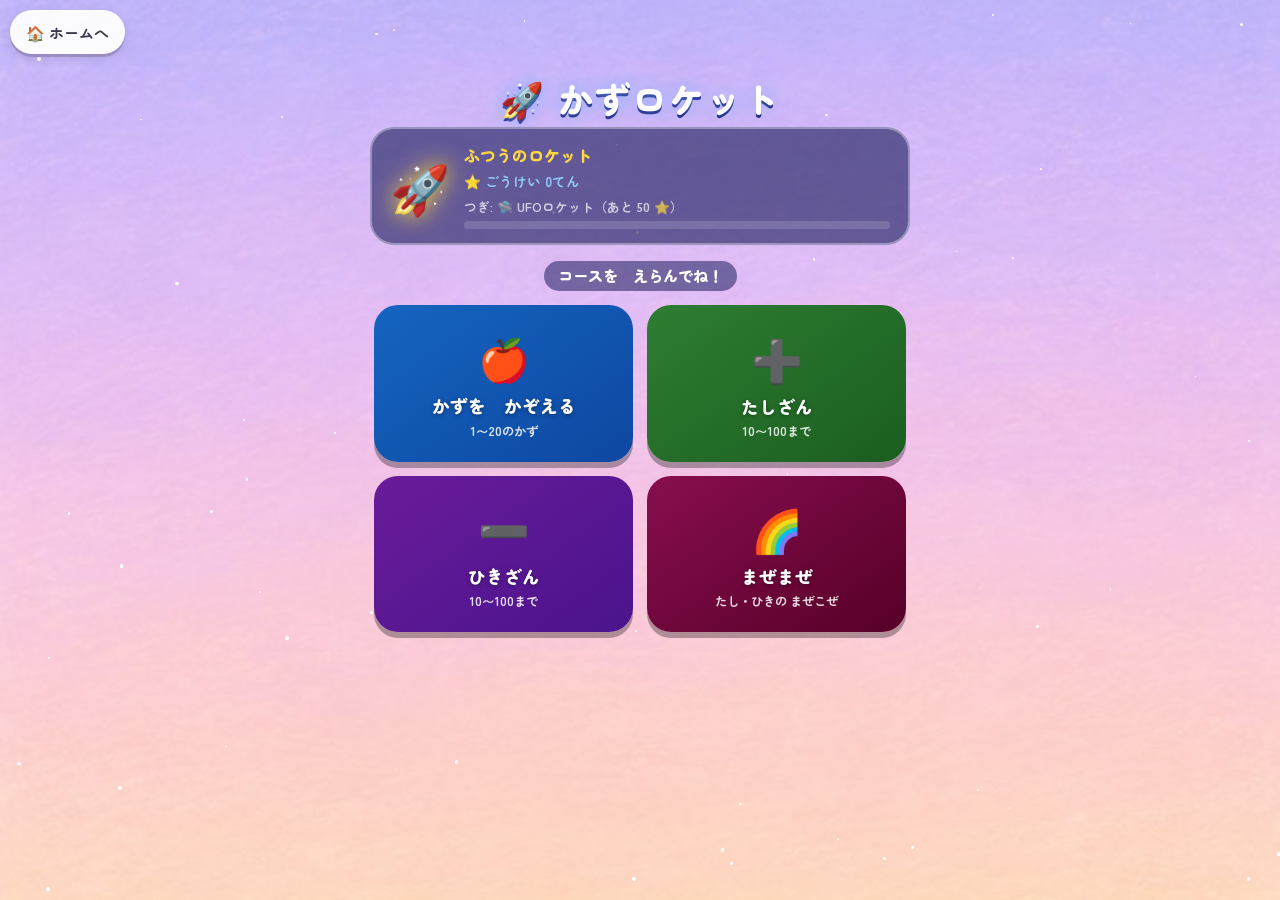
<file: kazu-rocket.html>
<!DOCTYPE html>
<html lang="ja">
<head>
<meta charset="UTF-8">
<meta name="viewport" content="width=device-width, initial-scale=1, maximum-scale=1, user-scalable=no, viewport-fit=cover">
<title>かずロケット｜あそびのせかい</title>
<link rel="stylesheet" href="common/asobi.css">
<script src="common/asobi.js"></script>
<style>

* { box-sizing:border-box; margin:0; padding:0; touch-action:manipulation; }

body {
  font-family:'Nunito',sans-serif;
  background: #3a3f9a;
  min-height:100vh; display:flex; flex-direction:column;
  align-items:center; justify-content:flex-start;
  overflow-x:hidden; overflow-y:auto; padding:56px 10px 40px;
}

.stars { position:fixed; inset:0; pointer-events:none; z-index:0; }
.star  { position:absolute; border-radius:50%; background:white;
         animation:twinkle var(--dur,2s) ease-in-out infinite alternate; }
@keyframes twinkle { from{opacity:.2} to{opacity:1} }

.screen { position:relative; z-index:10; width:100%; max-width:540px;
          display:none; flex-direction:column; align-items:center;
          animation:fadeIn .4s ease; }
.screen.active { display:flex; }
@keyframes fadeIn { from{opacity:0;transform:translateY(16px)} to{opacity:1;transform:none} }


/* ── コース選択 ── */
.main-title { font-size:2.2rem; font-weight:900; color:#fff;
  text-shadow:0 0 20px #82b1ff,0 3px 0 #1a237e; margin:16px 0 4px; letter-spacing:2px; }

/* ロケット表示パネル */
.rocket-panel {
  width:100%; background:rgba(28,30,92,.62); /* 明るい空の背景でも白い文字が読めるように */
  border:2px solid rgba(255,255,255,.35); border-radius:24px;
  padding:14px 18px; margin-bottom:16px;
  display:flex; align-items:center; gap:14px;
}
.panel-rocket { font-size:3rem; filter:drop-shadow(0 0 12px #ffd740); animation:float 3s ease-in-out infinite; }
@keyframes float { 0%,100%{transform:translateY(0)} 50%{transform:translateY(-6px)} }
.panel-info { flex:1; }
.panel-name { font-size:1rem; color:#ffd740; font-weight:900; margin-bottom:4px; }
.panel-score { font-size:.85rem; color:#90caf9; font-weight:700; margin-bottom:6px; }
.panel-next { font-size:.8rem; color:rgba(255,255,255,.7); font-weight:700; }
.star-bar-track { width:100%; height:8px; background:rgba(255,255,255,.15); border-radius:8px; margin-top:5px; overflow:hidden; }
.star-bar-fill  { height:100%; background:linear-gradient(90deg,#ffd740,#ff6f00); border-radius:8px; transition:width .6s ease; }

.sub-title { font-size:.95rem; color:#fff; margin-bottom:14px; font-weight:800; padding:3px 14px; border-radius:999px; background:rgba(28,30,92,.55); }
.course-grid { display:grid; grid-template-columns:1fr 1fr; gap:14px; width:100%; padding:0 4px; }
.course-btn {
  border:none; border-radius:24px; padding:22px 12px; cursor:pointer;
  font-family:'Nunito',sans-serif; font-weight:900; text-align:center;
  box-shadow:0 6px 0 rgba(0,0,0,.3); transition:transform .1s,box-shadow .1s;
}
.course-btn:active { transform:translateY(4px); box-shadow:0 2px 0 rgba(0,0,0,.3); }
.course-btn .icon { font-size:2.6rem; display:block; margin-bottom:6px; }
.course-btn .name { font-size:1.1rem; color:#fff; display:block; text-shadow:0 1px 4px rgba(0,0,0,.4); }
.course-btn .desc { font-size:.78rem; color:rgba(255,255,255,.85); display:block; margin-top:3px; font-weight:700; }
.cc{background:linear-gradient(145deg,#1565c0,#0d47a1);}
.ca{background:linear-gradient(145deg,#2e7d32,#1b5e20);}
.cs{background:linear-gradient(145deg,#6a1b9a,#4a148c);}
.cm{background:linear-gradient(145deg,#e65100,#bf360c);}
.cd{background:linear-gradient(145deg,#00695c,#004d40);}
.cx{background:linear-gradient(145deg,#880e4f,#560027);}

/* ── レベル選択 ── */
.course-header { display:flex; align-items:center; gap:12px; margin-bottom:20px; }
.course-header .hicon { font-size:2.4rem; }
.course-header .hinfo h2 { font-size:1.4rem; color:#fff; font-weight:900; }
.course-header .hinfo p  { font-size:.85rem; color:#90caf9; font-weight:700; }
.level-grid { display:grid; grid-template-columns:repeat(3,1fr); gap:14px; width:100%; }
.level-btn {
  border:none; border-radius:20px; padding:20px 10px; min-height:80px; cursor:pointer;
  font-family:'Nunito',sans-serif; font-weight:900; color:#fff;
  background:linear-gradient(145deg,#3949ab,#1a237e);
  box-shadow:0 5px 0 rgba(0,0,0,.3); transition:transform .1s,box-shadow .1s;
  display:flex; flex-direction:column; align-items:center; gap:4px;
}
.level-btn:active { transform:translateY(3px); box-shadow:0 2px 0 rgba(0,0,0,.3); }
.level-btn .lv-num  { font-size:1.5rem; }
.level-btn .lv-hint { font-size:.75rem; color:#90caf9; font-weight:700; }

/* ── ゲーム画面 ── */
.game-header { width:100%; display:flex; align-items:center; justify-content:space-between; padding:4px 0; margin-bottom:6px; }
.game-title  { font-size:1.1rem; font-weight:900; color:#fff; }
.game-rocket-badge { font-size:1.8rem; filter:drop-shadow(0 0 8px #ffd740); }
.level-badge { background:linear-gradient(135deg,#ff6f00,#ffd740); color:#fff;
  font-size:.9rem; font-weight:900; padding:4px 12px; border-radius:20px; box-shadow:0 4px 0 #e65100; }

.score-bar  { display:flex; gap:8px; justify-content:center; margin-bottom:8px; flex-wrap:wrap; }
.score-pill { background:rgba(28,30,92,.55); border:2px solid rgba(255,255,255,.35);
  border-radius:20px; padding:3px 12px; color:#fff; font-size:.85rem; font-weight:700; }
.score-pill span { color:#ffd740; }

.card { background:rgba(28,30,92,.6); /* 明るい空の背景でも読めるように */
  border:2px solid rgba(255,255,255,.25); border-radius:28px; padding:18px 18px 14px;
  width:100%; text-align:center; backdrop-filter:blur(10px);
  box-shadow:0 8px 32px rgba(0,0,0,.4); margin-bottom:12px; }
.question-text  { font-size:1.1rem; color:#e3f2fd; font-weight:700; margin-bottom:10px; min-height:26px; }
.emojis-display { font-size:2.2rem; line-height:1.5; min-height:52px; letter-spacing:3px; word-break:break-all; margin-bottom:8px; }
.formula-row    { font-size:2rem; color:#ffd740; font-weight:900; min-height:52px;
  display:flex; align-items:center; justify-content:center; gap:10px; }
.question-mark  { width:48px; height:48px; background:rgba(255,255,255,.18);
  border:2px dashed rgba(255,255,255,.5); border-radius:12px;
  display:flex; align-items:center; justify-content:center;
  font-size:1.6rem; color:#fff; animation:pulse-q 1.2s ease-in-out infinite; }
@keyframes pulse-q { 0%,100%{transform:scale(1)} 50%{transform:scale(1.1)} }

.choices { display:grid; grid-template-columns:repeat(2,1fr); gap:10px; width:100%; margin-bottom:12px; }
.choice-btn {
  background:linear-gradient(160deg,#3949ab,#1a237e); border:3px solid rgba(255,255,255,.3);
  border-radius:20px; color:#fff; font-family:'Nunito',sans-serif;
  font-size:1.8rem; font-weight:900; padding:16px 10px; cursor:pointer;
  box-shadow:0 6px 0 rgba(0,0,0,.25); transition:transform .1s,box-shadow .1s;
}
.choice-btn:active  { transform:translateY(4px); box-shadow:0 2px 0 rgba(0,0,0,.25); }
.choice-btn.correct { background:linear-gradient(160deg,#00c853,#1b5e20)!important; border-color:#69f0ae; animation:pop .35s ease; }
.choice-btn.wrong   { background:linear-gradient(160deg,#f44336,#b71c1c)!important; border-color:#ff8a80; animation:shake .35s ease; }
@keyframes pop   { 0%{transform:scale(1)} 40%{transform:scale(1.12)} 100%{transform:scale(1)} }
@keyframes shake { 0%,100%{transform:translateX(0)} 25%{transform:translateX(-8px)} 75%{transform:translateX(8px)} }

.rocket-area { width:100%; height:70px; position:relative; margin-bottom:6px; overflow:visible; }
.rocket-game { font-size:2.8rem; position:absolute; left:10%;
  transition:left .6s cubic-bezier(.22,1,.36,1); filter:drop-shadow(0 0 10px #ffd740); }
.rocket-game.launch { left:110%!important; transition:left .8s cubic-bezier(.5,0,1,.5)!important; }
.progress-track { width:100%; height:10px; background:rgba(255,255,255,.1);
  border-radius:10px; position:absolute; bottom:6px; overflow:hidden; }
.progress-fill  { height:100%; background:linear-gradient(90deg,#ffd740,#ff6f00);
  border-radius:10px; transition:width .5s ease; }


/* フィードバック */
.feedback { position:fixed; top:40%; left:50%; transform:translate(-50%,-50%);
  font-size:3.5rem; font-weight:900; pointer-events:none; z-index:100; opacity:0;
  text-shadow:0 0 20px currentColor; }
.feedback.show { opacity:1; animation:feedback-pop .8s ease forwards; }
@keyframes feedback-pop {
  0%  {transform:translate(-50%,-50%) scale(.5);opacity:1}
  60% {transform:translate(-50%,-50%) scale(1.2);opacity:1}
  100%{transform:translate(-50%,-70%) scale(1);opacity:0}
}

/* オーバーレイ共通 */
.overlay { position:fixed; inset:0; z-index:200; background:rgba(0,0,0,.75);
  display:flex; flex-direction:column; align-items:center; justify-content:center;
  opacity:0; pointer-events:none; transition:opacity .3s; }
.overlay.show { opacity:1; pointer-events:all; }
.overlay-box  { border-radius:32px; padding:28px 36px; text-align:center; animation:lvbounce .5s ease; max-width:340px; width:90%; }
@keyframes lvbounce { 0%{transform:scale(.5)} 70%{transform:scale(1.08)} 100%{transform:scale(1)} }
.ov-orange { background:linear-gradient(135deg,#ff6f00,#ffd740); box-shadow:0 8px 40px rgba(255,111,0,.6); }
.ov-purple { background:linear-gradient(135deg,#7b1fa2,#e040fb); box-shadow:0 8px 40px rgba(123,31,162,.6); }
.ov-gold   { background:linear-gradient(135deg,#f9a825,#fff176,#f9a825); box-shadow:0 8px 40px rgba(249,168,37,.8); }
.overlay-title { font-size:2rem; color:#fff; font-weight:900; margin-bottom:6px; text-shadow:0 2px 8px rgba(0,0,0,.3); }
.overlay-sub   { font-size:1rem; color:rgba(255,255,255,.95); margin-bottom:16px; font-weight:700; line-height:1.5; }
.overlay-rocket-big { font-size:5rem; margin:8px 0; filter:drop-shadow(0 0 16px #ffd740); animation:float 2s ease-in-out infinite; }
.overlay-btn   { background:#fff; border:none; border-radius:20px;
  font-family:'Nunito',sans-serif; font-size:1.1rem; font-weight:900;
  padding:10px 28px; cursor:pointer; box-shadow:0 4px 0 rgba(0,0,0,.2); margin:4px; }
.overlay-btn:active { transform:translateY(3px); }
.ob-orange { color:#ff6f00; } .ob-purple { color:#7b1fa2; } .ob-gold { color:#e65100; }

/* 紙吹雪 */
.confetti-piece { position:fixed; width:10px; height:14px; border-radius:3px;
  pointer-events:none; z-index:199; animation:cffall var(--dur,1.5s) ease-in forwards; }
@keyframes cffall { 0%{transform:translateY(-20px) rotate(0);opacity:1} 100%{transform:translateY(100vh) rotate(720deg);opacity:0} }
  body::before { background-image: url('images/bg/kazu.jpg'); } /* 背景の絵（common/asobi.css の固定の層） */
</style>
</head>
<body data-asobi="game">
<div class="stars" id="stars"></div>

<!-- コース選択 -->
<div class="screen active" id="scrCourse">
  <div class="main-title">🚀 かずロケット</div>

  <!-- ロケットパネル -->
  <div class="rocket-panel">
    <div class="panel-rocket" id="panelRocket">🚀</div>
    <div class="panel-info">
      <div class="panel-name" id="panelName">ふつうのロケット</div>
      <div class="panel-score">⭐ ごうけい <span id="panelTotalScore">0</span>てん</div>
      <div class="panel-next" id="panelNext"></div>
      <div class="star-bar-track"><div class="star-bar-fill" id="starBarFill" style="width:0%"></div></div>
    </div>
  </div>

  <div class="sub-title">コースを　えらんでね！</div>
  <div class="course-grid">
    <button class="course-btn cc" onclick="selectCourse('count')">
      <span class="icon">🍎</span><span class="name">かずを　かぞえる</span><span class="desc">1〜20のかず</span>
    </button>
    <button class="course-btn ca" onclick="selectCourse('add')">
      <span class="icon">➕</span><span class="name">たしざん</span><span class="desc">10〜100まで</span>
    </button>
    <button class="course-btn cs" onclick="selectCourse('sub')">
      <span class="icon">➖</span><span class="name">ひきざん</span><span class="desc">10〜100まで</span>
    </button>
    <button class="course-btn cx" onclick="selectCourse('mix')">
      <span class="icon">🌈</span><span class="name">まぜまぜ</span><span class="desc">たし・ひきの まぜこぜ</span>
    </button>
  </div>
</div>

<!-- レベル選択 -->
<div class="screen" id="scrLevel">
  <div class="course-header" id="courseHeader"></div>
  <div class="level-grid" id="levelGrid"></div>
</div>

<!-- ゲーム -->
<div class="screen" id="scrGame">
  <div class="game-header">
    <div style="display:flex;align-items:center;gap:8px;">
      <div class="game-rocket-badge" id="gameRocketBadge">🚀</div>
      <div class="game-title">かずロケット</div>
    </div>
    <div class="level-badge" id="levelBadge">Lv1</div>
  </div>
  <div class="score-bar">
    <div class="score-pill">⭐ <span id="scoreVal">0</span></div>
    <div class="score-pill" id="livesPill">❤️❤️❤️</div>
    <div class="score-pill">🔥 <span id="streakVal">0</span>れんぞく</div>
  </div>
  <div class="card">
    <div class="question-text"  id="questionText"></div>
    <div class="emojis-display" id="emojisDisplay"></div>
    <div class="formula-row"    id="formulaRow" style="display:none"></div>
  </div>
  <div class="choices" id="choices"></div>
  <div class="rocket-area">
    <div class="rocket-game" id="rocket">🚀</div>
    <div class="progress-track"><div class="progress-fill" id="progressFill" style="width:0%"></div></div>
  </div>
</div>

<div class="feedback" id="feedback"></div>

<!-- レベルアップ -->
<div class="overlay" id="ovLevelUp">
  <div class="overlay-box ov-orange">
    <div class="overlay-title">🎉 レベルアップ！</div>
    <div class="overlay-sub" id="levelupSub"></div>
    <button class="overlay-btn ob-orange" onclick="dismissLevelUp()">つぎへ ▶</button>
    <button class="overlay-btn ob-orange" onclick="goToMenu()">メニューへ</button>
  </div>
</div>

<!-- コースクリア -->
<div class="overlay" id="ovClear">
  <div class="overlay-box ov-purple">
    <div class="overlay-title">🏆 コースクリア！</div>
    <div class="overlay-sub" id="clearSub"></div>
    <button class="overlay-btn ob-purple" onclick="goToMenu()">メニューへ ▶</button>
  </div>
</div>

<!-- ロケット解放！ -->
<div class="overlay" id="ovUnlock">
  <div class="overlay-box ov-gold">
    <div class="overlay-title">🎊 あたらしい<br>ロケット！</div>
    <div class="overlay-rocket-big" id="unlockRocketEmoji">🛸</div>
    <div class="overlay-sub" id="unlockSub"></div>
    <button class="overlay-btn ob-gold" onclick="dismissUnlock()">やった！</button>
  </div>
</div>

<script>
'use strict';

// ============================================================
//  ロケット定義（解放に必要な累計スコア）
// ============================================================
const ROCKETS = [
  { emoji:'🚀', name:'ふつうのロケット',   need:0   },
  { emoji:'🛸', name:'UFOロケット',        need:50  },
  { emoji:'🌙', name:'つきロケット',        need:120 },
  { emoji:'⭐', name:'ほしロケット',        need:220 },
  { emoji:'☄️', name:'すいせいロケット',    need:350 },
  { emoji:'🪐', name:'わくせいロケット',    need:500 },
  { emoji:'🌈', name:'にじロケット',        need:700 },
  { emoji:'🌟', name:'きんのロケット',      need:999 },
];

// ============================================================
//  LocalStorage
// ============================================================
const LS_KEY = 'kazuRocket_v1';

function loadSave() {
  try {
    const d = JSON.parse(localStorage.getItem(LS_KEY));
    if (d && typeof d.totalScore === 'number') return d;
  } catch(e) {}
  return { totalScore: 0 };
}

function writeSave(data) {
  try { localStorage.setItem(LS_KEY, JSON.stringify(data)); } catch(e) {}
}

let saveData = loadSave();

function currentRocketIdx() {
  let idx = 0;
  ROCKETS.forEach((r, i) => { if (saveData.totalScore >= r.need) idx = i; });
  return idx;
}

function nextRocketIdx() {
  const ci = currentRocketIdx();
  return ci < ROCKETS.length - 1 ? ci + 1 : null;
}

function currentRocket() { return ROCKETS[currentRocketIdx()]; }

// ============================================================
//  パネル更新（コース選択画面）
// ============================================================
function updatePanel() {
  const r   = currentRocket();
  const nxi = nextRocketIdx();
  document.getElementById('panelRocket').textContent    = r.emoji;
  document.getElementById('panelName').textContent      = r.name;
  document.getElementById('panelTotalScore').textContent = saveData.totalScore;
  document.getElementById('gameRocketBadge').textContent = r.emoji;
  document.getElementById('rocket').textContent          = r.emoji;

  if (nxi !== null) {
    const next = ROCKETS[nxi];
    const prev = ROCKETS[currentRocketIdx()];
    const span = next.need - prev.need;
    const done = saveData.totalScore - prev.need;
    const pct  = Math.min(100, Math.round(done / span * 100));
    document.getElementById('panelNext').textContent =
      `つぎ: ${next.emoji} ${next.name}（あと ${next.need - saveData.totalScore} ⭐）`;
    document.getElementById('starBarFill').style.width = pct + '%';
  } else {
    document.getElementById('panelNext').textContent = '🌟 ぜんぶ　かいほうした！';
    document.getElementById('starBarFill').style.width = '100%';
  }
}

// ============================================================
//  定数
// ============================================================
const EMOJIS = ['🍎','🍊','🍋','🍇','🍓','🌟','🐱','🐶','🦊','🐸','🚂','✈️','🎈','🏀','🌸','🍕','🦋','🌈'];

const COURSES = {
  count: { icon:'🍎', name:'かずを　かぞえる', levels:[
    {label:'Lv1',hint:'1〜5',  type:'count',max:5},
    {label:'Lv2',hint:'1〜10', type:'count',max:10},
    {label:'Lv3',hint:'1〜15', type:'count',max:15},
    {label:'Lv4',hint:'1〜20', type:'count',max:20},
  ]},
  add: { icon:'➕', name:'たしざん', levels:[
    {label:'Lv1',hint:'〜5',   type:'add',max:5},
    {label:'Lv2',hint:'〜10',  type:'add',max:10},
    {label:'Lv3',hint:'〜20',  type:'add',max:20},
    {label:'Lv4',hint:'〜50',  type:'add',max:50},
    {label:'Lv5',hint:'〜100', type:'add',max:100},
  ]},
  sub: { icon:'➖', name:'ひきざん', levels:[
    {label:'Lv1',hint:'〜5',   type:'sub',max:5},
    {label:'Lv2',hint:'〜10',  type:'sub',max:10},
    {label:'Lv3',hint:'〜20',  type:'sub',max:20},
    {label:'Lv4',hint:'〜50',  type:'sub',max:50},
    {label:'Lv5',hint:'〜100', type:'sub',max:100},
  ]},
  mix: { icon:'🌈', name:'まぜまぜ', levels:[
    {label:'Lv1',hint:'＋−10まで', type:'mix_as',max:10},
    {label:'Lv2',hint:'＋−20まで', type:'mix_as',max:20},
    {label:'Lv3',hint:'＋−50まで', type:'mix_as',max:50},
    {label:'Lv4',hint:'＋−100まで',type:'mix_as',max:100},
  ]},
};

// ============================================================
//  状態
// ============================================================
let currentCourse = null;
let currentLvIdx  = 0;
let score = 0, lives = 3, streak = 0, correctInLv = 0;
const NEED = 5;
let correctAns = 0, locked = false;
let pendingUnlock = null; // 解放したロケット

// ============================================================
//  画面切替
// ============================================================
function showScreen(id) {
  document.querySelectorAll('.screen').forEach(s => s.classList.remove('active'));
  document.getElementById(id).classList.add('active');
  // 左上のボタン：コースえらびでは「ホームへ」、それ以外は「← もどる」（コースえらびへ）
  Asobi.setBack(id === 'scrCourse' ? null : (id === 'scrGame' ? goToMenu : () => showScreen('scrCourse')));
}

function goToMenu() {
  stopBGM();
  document.getElementById('ovLevelUp').classList.remove('show');
  document.getElementById('ovClear').classList.remove('show');
  document.getElementById('ovUnlock').classList.remove('show');
  updatePanel();
  showScreen('scrCourse');
}

// ============================================================
//  コース選択
// ============================================================
function selectCourse(key) {
  currentCourse = key;
  const c = COURSES[key];
  document.getElementById('courseHeader').innerHTML =
    `<div class="hicon">${c.icon}</div><div class="hinfo"><h2>${c.name}</h2><p>レベルを　えらんでね！</p></div>`;
  const grid = document.getElementById('levelGrid');
  grid.innerHTML = '';
  c.levels.forEach((lv, i) => {
    const btn = document.createElement('button');
    btn.className = 'level-btn';
    btn.innerHTML = `<span class="lv-num">${lv.label}</span><span class="lv-hint">${lv.hint}</span>`;
    btn.addEventListener('click', () => startGame(i));
    grid.appendChild(btn);
  });
  showScreen('scrLevel');
}

// ============================================================
//  ゲーム開始
// ============================================================
function startGame(idx) {
  currentLvIdx = idx;
  score = 0; lives = 3; streak = 0; correctInLv = 0; locked = false;
  pendingUnlock = null;
  document.getElementById('progressFill').style.width = '0%';
  // 現在のロケットを反映
  const rEmoji = currentRocket().emoji;
  document.getElementById('rocket').textContent          = rEmoji;
  document.getElementById('gameRocketBadge').textContent = rEmoji;
  updateUI();
  showScreen('scrGame');
  initAudio();
  startBGM();
  nextQ();
}

// ============================================================
//  問題生成
// ============================================================
function ri(a,b) { return Math.floor(Math.random()*(b-a+1))+a; }
function pick(arr) { return arr[ri(0,arr.length-1)]; }

function makeQuestion() {
  const cfg = COURSES[currentCourse].levels[currentLvIdx];
  let type = cfg.type;
  if (type==='mix_as')  type = Math.random()<.5?'add':'sub';

  const emoji  = pick(EMOJIS);
  const emojiB = EMOJIS.filter(x=>x!==emoji)[ri(0,EMOJIS.length-2)];
  const eqRow  = document.getElementById('formulaRow');
  const eDiv   = document.getElementById('emojisDisplay');
  eqRow.style.display='none'; eDiv.style.display='block'; eDiv.textContent='';

  if (type==='count') {
    const n=ri(1,cfg.max); correctAns=n;
    document.getElementById('questionText').textContent=`${emoji} なんこ　あるかな？`;
    eDiv.textContent=emoji.repeat(n); return;
  }
  if (type==='add') {
    const mx=cfg.max||20; let a,b;
    do{a=ri(1,mx-1);b=ri(1,mx-1);}while(a+b>mx);
    correctAns=a+b;
    if(mx<=10){
      document.getElementById('questionText').textContent='あわせて　なんこ？';
      eDiv.textContent=emoji.repeat(a)+'  '+emojiB.repeat(b);
    }else{
      document.getElementById('questionText').textContent='こたえは？';
      eDiv.style.display='none'; eqRow.style.display='flex';
      eqRow.innerHTML=`<span>${a}</span><span>＋</span><span>${b}</span><span>＝</span><div class="question-mark">？</div>`;
    }
    return;
  }
  if (type==='sub') {
    const mx=cfg.max||10; const a=ri(2,mx); const b=ri(1,a-1); correctAns=a-b;
    document.getElementById('questionText').textContent='こたえは？';
    eDiv.style.display='none'; eqRow.style.display='flex';
    eqRow.innerHTML=`<span>${a}</span><span>－</span><span>${b}</span><span>＝</span><div class="question-mark">？</div>`;
    return;
  }
}

function makeChoices() {
  const container=document.getElementById('choices'); container.innerHTML='';
  const opts=new Set([correctAns]); let tries=0;
  while(opts.size<4&&tries<300){
    tries++; const sp=correctAns>=100?Math.round(correctAns*.1):correctAns>50?15:correctAns>20?8:4;
    // 大きいかずは、一のくらいをそろえた にせの答えもまぜる（くらいどりの練習になる）
    const c=(correctAns>=100&&Math.random()<.5)?correctAns+10*ri(-Math.ceil(sp/10),Math.ceil(sp/10)):correctAns+ri(-sp,sp); if(c>0&&c!==correctAns) opts.add(c);
  }
  let ex=correctAns+1; while(opts.size<4){if(!opts.has(ex))opts.add(ex);ex++;}
  [...opts].sort(()=>Math.random()-.5).forEach(val=>{
    const btn=document.createElement('button');
    btn.className='choice-btn'; btn.textContent=val;
    btn.addEventListener('click',()=>onAnswer(btn,val));
    container.appendChild(btn);
  });
}

function nextQ() { locked=false; makeQuestion(); makeChoices(); }

// ============================================================
//  回答処理
// ============================================================
function onAnswer(btn, val) {
  if (locked) return;
  locked = true;

  if (val === correctAns) {
    btn.classList.add('correct');
    streak++; score += 10+(streak>=3?5:0); correctInLv++;
    showFeedback('⭕','#69f0ae');
    playSE('correct');

    // 累計スコア加算 & ロケット解放チェック
    const prevIdx = currentRocketIdx();
    saveData.totalScore += 10+(streak>=3?5:0);
    writeSave(saveData);
    const newIdx = currentRocketIdx();
    if (newIdx > prevIdx) {
      pendingUnlock = ROCKETS[newIdx];
      // ゲーム内のロケット絵文字も即更新
      document.getElementById('rocket').textContent = pendingUnlock.emoji;
      document.getElementById('gameRocketBadge').textContent = pendingUnlock.emoji;
    }

    updateRocket();
    const levels = COURSES[currentCourse].levels;
    if (correctInLv >= NEED) {
      if (currentLvIdx >= levels.length-1) setTimeout(showClear, 700);
      else setTimeout(doLevelUp, 700);
    } else {
      setTimeout(nextQ, 900);
    }
  } else {
    btn.classList.add('wrong');
    document.querySelectorAll('.choice-btn').forEach(b=>{
      if(+b.textContent===correctAns) b.classList.add('correct');
    });
    streak=0; lives--;
    showFeedback('❌','#ff5252');
    playSE('wrong');
    if(lives<=0) setTimeout(()=>{lives=3;updateUI();nextQ();},1100);
    else setTimeout(nextQ,1100);
  }
  updateUI();
}

function updateRocket() {
  const prog=(correctInLv/NEED)*100;
  document.getElementById('progressFill').style.width=Math.min(prog,100)+'%';
  document.getElementById('rocket').style.left=(10+Math.min(prog,100)*.7)+'%';
}

function updateUI() {
  document.getElementById('scoreVal').textContent=score;
  document.getElementById('livesPill').textContent='❤️'.repeat(Math.max(0,lives));
  document.getElementById('streakVal').textContent=streak;
  const lv=COURSES[currentCourse]?.levels[currentLvIdx];
  document.getElementById('levelBadge').textContent=lv?lv.label:'Lv1';
}

function showFeedback(text,color) {
  const f=document.getElementById('feedback');
  f.textContent=text; f.style.color=color;
  f.classList.remove('show'); void f.offsetWidth; f.classList.add('show');
  f.addEventListener('animationend',()=>f.classList.remove('show'),{once:true});
}

// ============================================================
//  レベルアップ / クリア / ロケット解放
// ============================================================
function doLevelUp() {
  playSE('levelup');
  const next=COURSES[currentCourse].levels[currentLvIdx+1];
  document.getElementById('levelupSub').textContent=`${next.label}（${next.hint}）になったよ！🎊`;
  launchRocket(); confetti();
  document.getElementById('ovLevelUp').classList.add('show');
}

function dismissLevelUp() {
  document.getElementById('ovLevelUp').classList.remove('show');
  currentLvIdx++; correctInLv=0; locked=false;
  document.getElementById('progressFill').style.width='0%';
  document.getElementById('rocket').style.left='10%';
  updateUI();
  // ロケット解放が pending なら先に見せる
  if (pendingUnlock) { setTimeout(showUnlock, 200); }
  else nextQ();
}

function showClear() {
  playSE('clear');
  document.getElementById('clearSub').textContent=
    `「${COURSES[currentCourse].name}」コースを　ぜんぶ　クリアしたよ！🏆`;
  launchRocket(); confetti();
  document.getElementById('ovClear').classList.add('show');
  // クリア後にロケット解放があれば重ねて表示
  if (pendingUnlock) setTimeout(showUnlock, 1200);
}

function showUnlock() {
  if (!pendingUnlock) return;
  playSE('unlock');
  document.getElementById('unlockRocketEmoji').textContent = pendingUnlock.emoji;
  document.getElementById('unlockSub').textContent =
    `「${pendingUnlock.name}」を　てにいれた！\nこれからこのロケットで　とびたとう！`;
  confetti(); confetti();
  document.getElementById('ovUnlock').classList.add('show');
}

function dismissUnlock() {
  document.getElementById('ovUnlock').classList.remove('show');
  pendingUnlock = null;
  updatePanel();
  nextQ();
}

function launchRocket() {
  const r=document.getElementById('rocket');
  r.classList.add('launch');
  setTimeout(()=>{r.style.left='10%';r.classList.remove('launch');document.getElementById('progressFill').style.width='0%';},850);
}

function confetti() {
  const colors=['#ffd740','#ff6f00','#69f0ae','#40c4ff','#ff80ab','#ea80fc'];
  for(let i=0;i<50;i++){
    const el=document.createElement('div'); el.className='confetti-piece';
    el.style.cssText=`left:${Math.random()*100}%;top:-20px;background:${colors[i%colors.length]};--dur:${1+Math.random()*1.2}s;transform:rotate(${Math.random()*360}deg);animation-delay:${Math.random()*.4}s`;
    document.body.appendChild(el);
    el.addEventListener('animationend',()=>el.remove());
  }
}

// ============================================================
//  星
// ============================================================
function makeStars() {
  const c=document.getElementById('stars');
  for(let i=0;i<60;i++){
    const s=document.createElement('div'); s.className='star';
    const sz=Math.random()*3+1;
    s.style.cssText=`width:${sz}px;height:${sz}px;top:${Math.random()*100}%;left:${Math.random()*100}%;--dur:${1.5+Math.random()*2.5}s`;
    c.appendChild(s);
  }
}

// ============================================================
//  Audio Engine
// ============================================================
let actx=null, seEnabled=true, bgmEnabled=true; // 音はスマホ本体のマナーモード・音量にまかせる
let bgmSchedulerId=null, bgmMasterGain=null;
let bgmNextTime=0, bgmMelodyPos=0, bgmBassTime=0;

const BGM_MELODY=[
  [523,.18],[659,.18],[784,.18],[880,.36],
  [784,.18],[659,.18],[523,.36],
  [392,.18],[523,.18],[659,.18],[784,.36],
  [659,.18],[523,.18],[392,.36],
  [523,.18],[784,.18],[1047,.36],[880,.18],
  [784,.18],[659,.36],[523,.72],
];
const BGM_BASS=[130,146,164,174];

function initAudio() {
  if(actx){if(actx.state==='suspended')actx.resume();return;}
  actx=new(window.AudioContext||window.webkitAudioContext)();
}
function getCtx(){ initAudio(); return actx; }

function playSE(kind) {
  if(!seEnabled) return;
  const ctx=getCtx(); const now=ctx.currentTime;
  if(kind==='correct'){
    [523,659,784,1047].forEach((f,i)=>{
      const t=now+i*.08; const o=ctx.createOscillator(); const g=ctx.createGain();
      o.connect(g);g.connect(ctx.destination); o.type='sine'; o.frequency.value=f;
      g.gain.setValueAtTime(0,t); g.gain.linearRampToValueAtTime(.25,t+.02);
      g.gain.exponentialRampToValueAtTime(.001,t+.22); o.start(t);o.stop(t+.22);
    });
    const o2=ctx.createOscillator();const g2=ctx.createGain();
    o2.connect(g2);g2.connect(ctx.destination); o2.type='triangle';o2.frequency.value=2093;
    const t2=now+.28; g2.gain.setValueAtTime(.15,t2);
    g2.gain.exponentialRampToValueAtTime(.001,t2+.3); o2.start(t2);o2.stop(t2+.3);
    return;
  }
  if(kind==='wrong'){
    [300,220].forEach((f,i)=>{
      const t=now+i*.1; const o=ctx.createOscillator();const g=ctx.createGain();
      o.connect(g);g.connect(ctx.destination); o.type='sawtooth';
      o.frequency.setValueAtTime(f,t); o.frequency.exponentialRampToValueAtTime(f*.7,t+.2);
      g.gain.setValueAtTime(.18,t); g.gain.exponentialRampToValueAtTime(.001,t+.25);
      o.start(t);o.stop(t+.25);
    });
    return;
  }
  if(kind==='levelup'){
    [392,523,659,784,1047].forEach((f,i)=>{
      const t=now+i*.1; const o=ctx.createOscillator();const g=ctx.createGain();
      o.connect(g);g.connect(ctx.destination); o.type='square';o.frequency.value=f;
      g.gain.setValueAtTime(0,t); g.gain.linearRampToValueAtTime(.18,t+.02);
      g.gain.exponentialRampToValueAtTime(.001,t+.28); o.start(t);o.stop(t+.3);
    });
    return;
  }
  if(kind==='clear'){
    const mel=[523,659,784,1047,784,1047,1319];
    const durs=[.12,.12,.12,.2,.1,.1,.4]; let t=now;
    mel.forEach((f,i)=>{
      const o=ctx.createOscillator();const g=ctx.createGain();
      o.connect(g);g.connect(ctx.destination); o.type='triangle';o.frequency.value=f;
      g.gain.setValueAtTime(.2,t); g.gain.exponentialRampToValueAtTime(.001,t+durs[i]);
      o.start(t);o.stop(t+durs[i]); t+=durs[i]*.9;
    });
    return;
  }
  if(kind==='unlock'){
    // キラキラ上昇スパーク
    [659,784,988,1319,1568,2093].forEach((f,i)=>{
      const t=now+i*.07; const o=ctx.createOscillator();const g=ctx.createGain();
      o.connect(g);g.connect(ctx.destination); o.type='triangle';o.frequency.value=f;
      g.gain.setValueAtTime(0,t); g.gain.linearRampToValueAtTime(.22,t+.02);
      g.gain.exponentialRampToValueAtTime(.001,t+.25); o.start(t);o.stop(t+.25);
    });
    return;
  }
}

function scheduleBGM() {
  if(!bgmEnabled||!bgmMasterGain) return;
  const ctx=getCtx(); const horizon=ctx.currentTime+.8;
  while(bgmNextTime<horizon){
    const[freq,dur]=BGM_MELODY[bgmMelodyPos%BGM_MELODY.length];
    const o=ctx.createOscillator();const g=ctx.createGain();
    o.connect(g);g.connect(bgmMasterGain); o.type='triangle';o.frequency.value=freq;
    g.gain.setValueAtTime(0,bgmNextTime); g.gain.linearRampToValueAtTime(.7,bgmNextTime+.02);
    g.gain.setValueAtTime(.7,bgmNextTime+dur*.7); g.gain.linearRampToValueAtTime(0,bgmNextTime+dur*.95);
    o.start(bgmNextTime);o.stop(bgmNextTime+dur); bgmNextTime+=dur; bgmMelodyPos++;
  }
  const beatLen=.54;
  while(bgmBassTime<horizon){
    const root=BGM_BASS[Math.floor(bgmMelodyPos/4)%BGM_BASS.length];
    const o=ctx.createOscillator();const g=ctx.createGain();
    o.connect(g);g.connect(bgmMasterGain); o.type='sine';o.frequency.value=root;
    g.gain.setValueAtTime(.5,bgmBassTime); g.gain.exponentialRampToValueAtTime(.001,bgmBassTime+beatLen*.8);
    o.start(bgmBassTime);o.stop(bgmBassTime+beatLen); bgmBassTime+=beatLen;
  }
}

function startBGM() {
  if(!bgmEnabled||bgmSchedulerId) return;
  const ctx=getCtx();
  bgmMasterGain=ctx.createGain(); bgmMasterGain.gain.value=.09;
  bgmMasterGain.connect(ctx.destination);
  bgmMelodyPos=0; bgmNextTime=ctx.currentTime+.05; bgmBassTime=ctx.currentTime+.05;
  scheduleBGM(); bgmSchedulerId=setInterval(scheduleBGM,350);
}

function stopBGM() {
  if(bgmSchedulerId){clearInterval(bgmSchedulerId);bgmSchedulerId=null;}
  if(bgmMasterGain){
    try{bgmMasterGain.gain.setTargetAtTime(0,getCtx().currentTime,.15);}catch(e){}
    bgmMasterGain=null;
  }
}


// ============================================================
//  起動
// ============================================================
makeStars();
updatePanel();
</script>
</body>
</html>
</file>
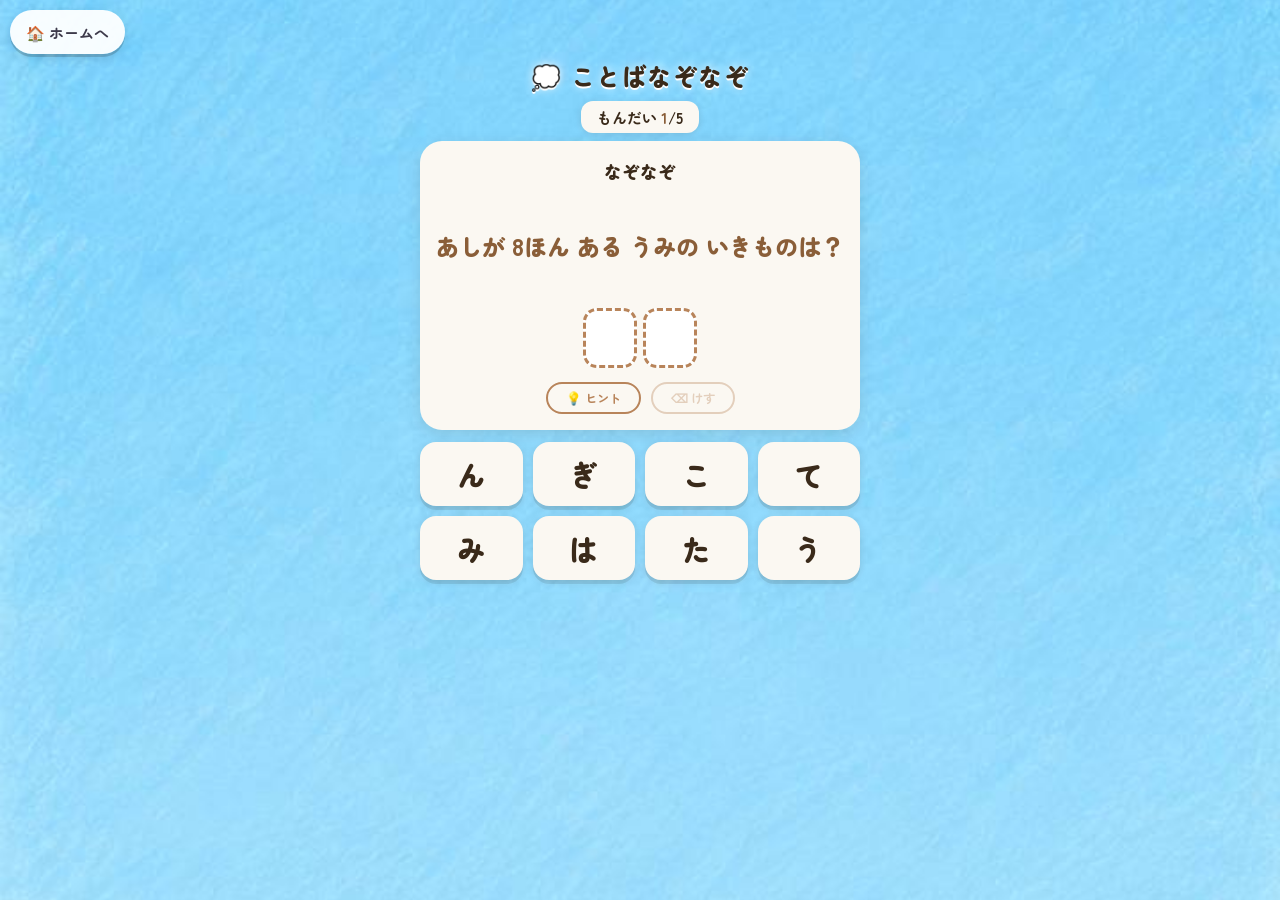
<file: kotobanazo.html>
<!DOCTYPE html>
<html lang="ja">
<head>
<meta charset="UTF-8">
<meta name="viewport" content="width=device-width, initial-scale=1, maximum-scale=1, user-scalable=no, viewport-fit=cover">
<title>ことばなぞなぞ｜あそびのせかい</title>
<link rel="stylesheet" href="common/asobi.css">
<script src="common/asobi.js"></script>
<style>
:root {
  --paper: #FBF8F2; --wood: #B8845A; --wood-dk: #8A5E38;
  --ink: #3A2A1A; --ink-lt: #7A6050;
  --correct: #4E9E72; --wrong: #C94040; --shadow: rgba(60,30,10,.12);
}
*, *::before, *::after { box-sizing: border-box; margin: 0; padding: 0; }
body {
  background: #f6f1e4; min-height: 100svh;
  display: flex; flex-direction: column; align-items: center;
  overflow-x: hidden; padding-bottom: 32px;
}
header { width: 100%; padding: 58px 16px 2px; text-align: center; }
.app-title {
  font-size: 24px; font-weight: 900; letter-spacing: .06em; color: var(--ink);
  text-shadow: 0 2px 0 #fff, 0 0 10px rgba(255,255,255,.9);
}
.q-count {
  display: inline-block; margin: 8px auto 6px; padding: 5px 16px; border-radius: 12px;
  background: var(--paper); box-shadow: 0 2px 8px var(--shadow);
  font-size: .95rem; font-weight: 700; color: var(--ink);
}
.q-count b { color: var(--wood-dk); }

.q-card {
  width: calc(100% - 32px); max-width: 440px;
  background: var(--paper); border-radius: 22px; padding: 18px 16px 16px;
  box-shadow: 0 4px 16px var(--shadow);
  display: flex; flex-direction: column; align-items: center; gap: 10px;
  margin-bottom: 12px;
}
.q-text { font-size: 1.1rem; font-weight: 900; color: var(--ink); }
/* くり返しの文字：ひとかたまりずつ、折り返しても見やすく */
.letters { display: flex; align-items: center; justify-content: center; width: 100%; min-height: 104px; font-size: 1.45rem; font-weight: 900; color: var(--wood-dk); line-height: 1.5; text-align: center; }
.slots { display: flex; justify-content: center; gap: 6px; min-height: 64px; width: 100%; }
.slot {
  flex: 0 1 54px; min-width: 0; height: 60px; border-radius: 14px; border: 3px dashed var(--wood);
  background: #fff; font-size: 1.7rem; font-weight: 900; color: var(--ink);
  display: flex; align-items: center; justify-content: center; cursor: pointer; padding: 0;
}
.slot.filled { border-style: solid; }
.slots.ng { animation: shake .4s ease; }
.slots.ok .slot { border-color: var(--correct); background: #EEF8F2; }
@keyframes shake { 0%,100%{transform:translateX(0)} 20%{transform:translateX(-7px)} 40%{transform:translateX(7px)} 60%{transform:translateX(-5px)} 80%{transform:translateX(4px)} }
#play { width: 100%; display: flex; flex-direction: column; align-items: center; }
.q-nan { font-size: 1.5rem; font-weight: 900; color: var(--ink); }

.hint-btn {
  background: none; border: 2px solid var(--wood); border-radius: 20px; padding: 5px 18px;
  font-size: .78rem; font-weight: 700; color: var(--wood); cursor: pointer;
}
.hint-btn:active { background: var(--wood); color: var(--paper); }
.tools { display: flex; gap: 10px; }
.hint-btn:disabled { opacity: .35; }
.hint-btn[hidden] { display: inline-block; visibility: hidden; }
.bubble {
  width: calc(100% - 32px); max-width: 440px; margin-top: 8px; min-height: 92px;
  display: flex; flex-direction: column; align-items: center; justify-content: center;
  visibility: hidden;
  font-size: .85rem; font-weight: 700; color: var(--ink-lt);
  background: rgba(184,132,90,.1); border-radius: 12px; padding: 8px 14px;
  text-align: center; line-height: 1.6;
}
.bubble.show { visibility: visible; }
.bubble.good { color: #2f6e4b; background: #EEF8F2; font-size: 1rem; }
.bubble .em { font-size: 2rem; display: block; line-height: 1.2; }

.choices {
  display: grid; grid-template-columns: repeat(4, 1fr); gap: 10px;
  width: calc(100% - 32px); max-width: 440px;
}
.choice {
  background: var(--paper); border: 2.5px solid transparent; border-radius: 16px;
  padding: 0; height: 64px; font-size: 1.8rem; font-weight: 900; color: var(--ink);
  box-shadow: 0 4px 0 rgba(0,0,0,.09), 0 2px 8px var(--shadow); cursor: pointer;
}
.choice:active:not(:disabled) { transform: translateY(3px); box-shadow: 0 1px 0 rgba(0,0,0,.08); }
.choice.used { opacity: .25; }
.choice:disabled { cursor: default; }

.next-btn, .again-btn {
  margin-top: 8px; padding: 12px 40px; border: none; border-radius: 50px;
  background: var(--wood); color: #fff; font-size: 1.1rem; font-weight: 900;
  box-shadow: 0 4px 0 var(--wood-dk); cursor: pointer;
}
.next-btn:active, .again-btn:active { transform: translateY(3px); box-shadow: 0 1px 0 var(--wood-dk); }
.next-btn[hidden] { display: inline-block; visibility: hidden; }
.end { display: none; flex-direction: column; align-items: center; gap: 6px; text-align: center; padding: 28px 16px; }
.end.show { display: flex; }
.end .big { font-size: 3.4rem; }
.end h2 { font-size: 1.5rem; font-weight: 900; color: var(--ink); }
.end p { font-size: 1.1rem; font-weight: 700; color: var(--ink-lt); }
.end-btn {
  display: inline-block; margin-top: 10px; padding: 12px 36px; border-radius: 50px;
  border: 2px solid var(--wood); background: var(--paper); color: var(--wood-dk);
  font-size: 1rem; font-weight: 900; text-decoration: none;
}
body::before { background-image: url('images/bg/kotobanazo.jpg'); }

.bubble.warn { white-space: pre-line; color: #a33; background: #FDF0F0; font-size: 1rem; }
.pulse { animation: pulse .7s ease 3; }
@keyframes pulse { 0%,100% { transform: scale(1); } 50% { transform: scale(1.08); } }
</style>
</head>
<body data-asobi="game">

<header>
  <h1 class="app-title">💭 ことばなぞなぞ</h1>
  <div class="q-count" id="qCount">もんだい <b id="qNum">1</b>/<span id="qTotal">5</span></div>
</header>

<div id="play">
  <div class="q-card">
    <div class="q-text">なぞなぞ</div>
    <div class="letters" id="letters"></div>
    <div class="slots" id="slots"></div>
    <div class="tools"><button class="hint-btn" id="hintBtn" type="button">💡 ヒント</button><button class="hint-btn" id="delBtn" type="button">⌫ けす</button></div>
  </div>
  <div class="choices" id="choices"></div>
  <div class="bubble" id="bubble"></div>
</div>
<div style="display:flex;justify-content:center"><button class="next-btn" id="nextBtn" type="button" hidden>つぎへ</button></div>

<div class="end" id="end">
  <div class="big">🎉</div>
  <h2>おしまい！</h2>
  <p id="endText"></p>
  <button class="again-btn" type="button" id="againBtn">もっと あそぶ</button>
  <a class="end-btn" href="index.html">おしまい</a>
</div>

<script>
// ふつうの ことばあそびの なぞなぞ。こたえは ひらがなカードを ならべて つくる。
// q：もんだい、ans：こたえ、hint：ヒント
const QUIZ = [
  { q: 'パンは パンでも たべられない パンは？', ans: 'ふらいぱん', emoji: '🍳', hint: 'おりょうりに つかう どうぐだよ' },
  { q: 'あめの ひに ひらく と まるくなる ものは？', ans: 'かさ', emoji: '☂️', hint: 'あめに ぬれないように さすよ' },
  { q: 'あしが 8ほん ある うみの いきものは？', ans: 'たこ', emoji: '🐙', hint: 'すみを はくよ' },
  { q: 'あしが 10ぽん ある うみの いきものは？', ans: 'いか', emoji: '🦑', hint: '2もじの いきものだよ' },
  { q: 'かけると よく みえる ものは？', ans: 'めがね', emoji: '👓', hint: 'かおに かけるよ' },
  { q: 'りょうてに はめる、ふたつ いっしょの ふゆの もの', ans: 'てぶくろ', emoji: '🧤', hint: 'てが あったかく なるよ' },
  { q: 'そらに うかぶ、しろくて ふわふわの もの', ans: 'くも', emoji: '☁️', hint: 'あめを ふらせることも あるよ' },
  { q: 'ごはんを たべるとき、ふたつで つかう もの', ans: 'はし', emoji: '🥢', hint: '2もじだよ' },
  { q: 'ほしの かたちを した、うみの いきものは？', ans: 'ひとで', emoji: '🌟', hint: '「ひと」から はじまるよ' },
  { q: 'うしの おちちで できた しろい のみものは？', ans: 'ぎゅうにゅう', emoji: '🥛', hint: 'ごはんの ときに のむよ' },
  { q: 'かくと どんどん みじかく なる ものは？', ans: 'えんぴつ', emoji: '✏️', hint: 'ノートに かくよ' },
  { q: 'うしろから よんでも おなじ！ あかい やさいは？', ans: 'とまと', emoji: '🍅', hint: '「と」から はじまるよ' },
  { q: 'うしろから よんでも おなじ！ まいにち とどく よみものは？', ans: 'しんぶんし', emoji: '🗞️', hint: '「し」から はじまって 「し」で おわるよ' },
  { q: 'うしろから よんでも おなじ！ きを つつく とりは？', ans: 'きつつき', emoji: '🐦', hint: '「き」から はじまって 「き」で おわるよ' },
  { q: 'よつあしで はしる、ひひーんと なく どうぶつは？', ans: 'うま', emoji: '🐴', hint: 'ひとが のることも あるよ' },
  { q: 'たまごから うまれた ひよこが おおきく なると？', ans: 'にわとり', emoji: '🐔', hint: 'コケコッコーと なくよ' },
  { q: 'おたまじゃくしが おおきく なると？', ans: 'かえる', emoji: '🐸', hint: 'ケロケロと なくよ' },
  { q: 'たいように むかって おおきく さく、きいろい はなは？', ans: 'ひまわり', emoji: '🌻', hint: 'なつに さくよ' },
  { q: 'バナナが だいすきな、きの うえで あそぶ どうぶつは？', ans: 'さる', emoji: '🐒', hint: '2もじだよ' },
  { q: 'つかうと だんだん ちいさく なる、あわあわの もの', ans: 'せっけん', emoji: '🧼', hint: 'てを あらうよ' },
  { q: 'いすは いすでも つめたくて あまい いすは？', ans: 'あいす', emoji: '🍦', hint: 'なつに たべると ひんやり する おやつ' },
  { q: 'かんは かんでも たべられる 3もじの かんは？', ans: 'みかん', emoji: '🍊', hint: 'こたつで たべる オレンジいろの くだもの' },
  { q: 'いかは いかでも はたけで できる おおきな いかは？', ans: 'すいか', emoji: '🍉', hint: 'みどりと くろの しましまで、なかは あかい' },
  { q: 'かばは かばでも ものを いれて もちあるく かばは？', ans: 'かばん', emoji: '👜', hint: 'おでかけの とき てに もったり かたに かけたり する' },
  { q: 'とらは とらでも にもつを はこぶ くるまの とらは？', ans: 'とらっく', emoji: '🚚', hint: 'うしろに おおきな にだいが ある くるま' },
  { q: 'たいは たいでも くびに まく たいは？', ans: 'ねくたい', emoji: '👔', hint: 'おとうさんが しごとに いく とき シャツに つける' },
  { q: 'うしは うしでも あたまに かぶる うしは？', ans: 'ぼうし', emoji: '🧢', hint: 'あつい ひに おひさまを よける' },
  { q: 'さいは さいでも おかねを いれる さいは？', ans: 'さいふ', emoji: '👛', hint: 'おかいものの とき かばんから だす' },
  { q: 'よるの そらに でて、まあるく なったり ほそく なったり する ものは？', ans: 'つき', emoji: '🌙', hint: 'うさぎが おもちを ついて いると いわれる' },
];
const ROUND = 5;
let order = [], used = 0, idx = 0, score = 0, firstTry = true, q = null;

const $ = id => document.getElementById(id);
function shuffle(a) { a = a.slice(); for (let i = a.length - 1; i > 0; i--) { const j = Math.floor(Math.random() * (i + 1)); [a[i], a[j]] = [a[j], a[i]]; } return a; }

function start() {
  if (used + ROUND > QUIZ.length) { order = shuffle(QUIZ); used = 0; }
  idx = 0; score = 0;
  $('end').classList.remove('show');
  $('play').style.display = '';
  $('qCount').style.display = '';
  $('qTotal').textContent = ROUND;
  show();
}
let tiles = [], filled = [], locked = false;
// こたえの文字＋まぎらわしい文字で、いつも8まいの ひらがなカード
function makeTiles() {
  const own = Array.from(q.ans);
  const pool = Array.from(new Set(QUIZ.filter(x => x.ans !== q.ans).flatMap(x => Array.from(x.ans)))).filter(c => !own.includes(c));
  return shuffle(own.concat(shuffle(pool).slice(0, 8 - own.length)));
}
function show() {
  q = order[used + idx];
  firstTry = true; locked = false;
  $('qNum').textContent = idx + 1;
  const L = $('letters'); L.textContent = '';
  L.textContent = q.q;
  const b = $('bubble'); b.className = 'bubble'; b.textContent = '';
  $('hintBtn').hidden = false;
  $('nextBtn').hidden = true;
  tiles = makeTiles(); filled = [];
  render();
}
function render() {
  $('delBtn').disabled = locked || filled.length === 0;
  const S = $('slots'); S.textContent = ''; S.className = 'slots';
  Array.from(q.ans).forEach((_, i) => {
    const d = document.createElement('button');
    d.type = 'button'; d.className = 'slot' + (filled[i] != null ? ' filled' : '');
    d.textContent = filled[i] != null ? tiles[filled[i]] : '';
    d.addEventListener('click', () => { if (!locked && filled[i] != null) { filled.splice(i, 1); render(); } });
    S.appendChild(d);
  });
  const C = $('choices'); C.textContent = '';
  tiles.forEach((c, i) => {
    const btn = document.createElement('button');
    btn.type = 'button'; btn.className = 'choice' + (filled.includes(i) ? ' used' : '');
    btn.textContent = c; btn.disabled = locked || filled.includes(i);
    btn.addEventListener('click', () => pick(i));
    C.appendChild(btn);
  });
}
function pick(i) {
  if (locked || filled.length >= q.ans.length) return;
  Asobi.sfx('tap');
  filled.push(i); render();
  if (filled.length < q.ans.length) return;
  const word = filled.map(k => tiles[k]).join('');
  if (word === q.ans) correct(); else wrong();
}
let saved = null;
// まちがえたとき：「ちがうみたい」を下の欄に出して、ヒントがあれば すすめる
function flash(msg) {
  const b = $('bubble');
  if (!saved) saved = { cls: b.className, html: b.innerHTML };
  b.className = 'bubble show warn'; b.textContent = msg;
  setTimeout(() => {
    if (b.classList.contains('warn') && saved) { b.className = saved.cls; b.innerHTML = saved.html; }
    saved = null;
  }, 2400);
}
function wrong() {
  locked = true; firstTry = false;
  Asobi.sfx('ng');
  $('slots').classList.add('ng');
  const hinted = $('bubble').classList.contains('show');
  if (hinted) flash('🤔 ちがうみたい…\nもういちど かんがえてみよう！');
  else { flash('🤔 ちがうみたい…\n💡 ヒントを みてみよう！'); const h = $('hintBtn'); h.classList.remove('pulse'); void h.offsetWidth; h.classList.add('pulse'); }
  setTimeout(() => { filled = []; locked = false; render(); }, 700);
}
function correct() {
  locked = true;
  Asobi.sfx('ok');
  if (firstTry) score++;
  render(); $('slots').classList.add('ok');
  $('hintBtn').hidden = true;
  const b = $('bubble'); b.className = 'bubble show good'; b.textContent = '';
  const em = document.createElement('span'); em.className = 'em'; em.textContent = q.emoji;
  b.appendChild(em);
  b.appendChild(document.createTextNode('せいかい！  こたえは「' + q.ans + '」'));
  $('nextBtn').textContent = idx + 1 >= ROUND ? 'けっか' : 'つぎへ';
  $('nextBtn').hidden = false;
}
$('delBtn').addEventListener('click', () => { if (locked || !filled.length) return; filled.pop(); Asobi.sfx('tap'); render(); });
$('hintBtn').addEventListener('click', () => {
  const b = $('bubble'); b.className = 'bubble show'; b.textContent = q.hint;
  Asobi.sfx('tap');
});
$('nextBtn').addEventListener('click', () => {
  if (idx + 1 >= ROUND) return finish();
  idx++; show();
});
function finish() {
  used += ROUND;
  $('play').style.display = 'none';
  $('nextBtn').hidden = true;
  $('qCount').style.display = 'none';
  $('endText').textContent = '1かいで わかったのは ' + score + 'もん！';
  $('end').classList.add('show');
  Asobi.sfx('clear');
}
$('againBtn').addEventListener('click', start);
order = shuffle(QUIZ);
start();
</script>
</body>
</html>
</file>
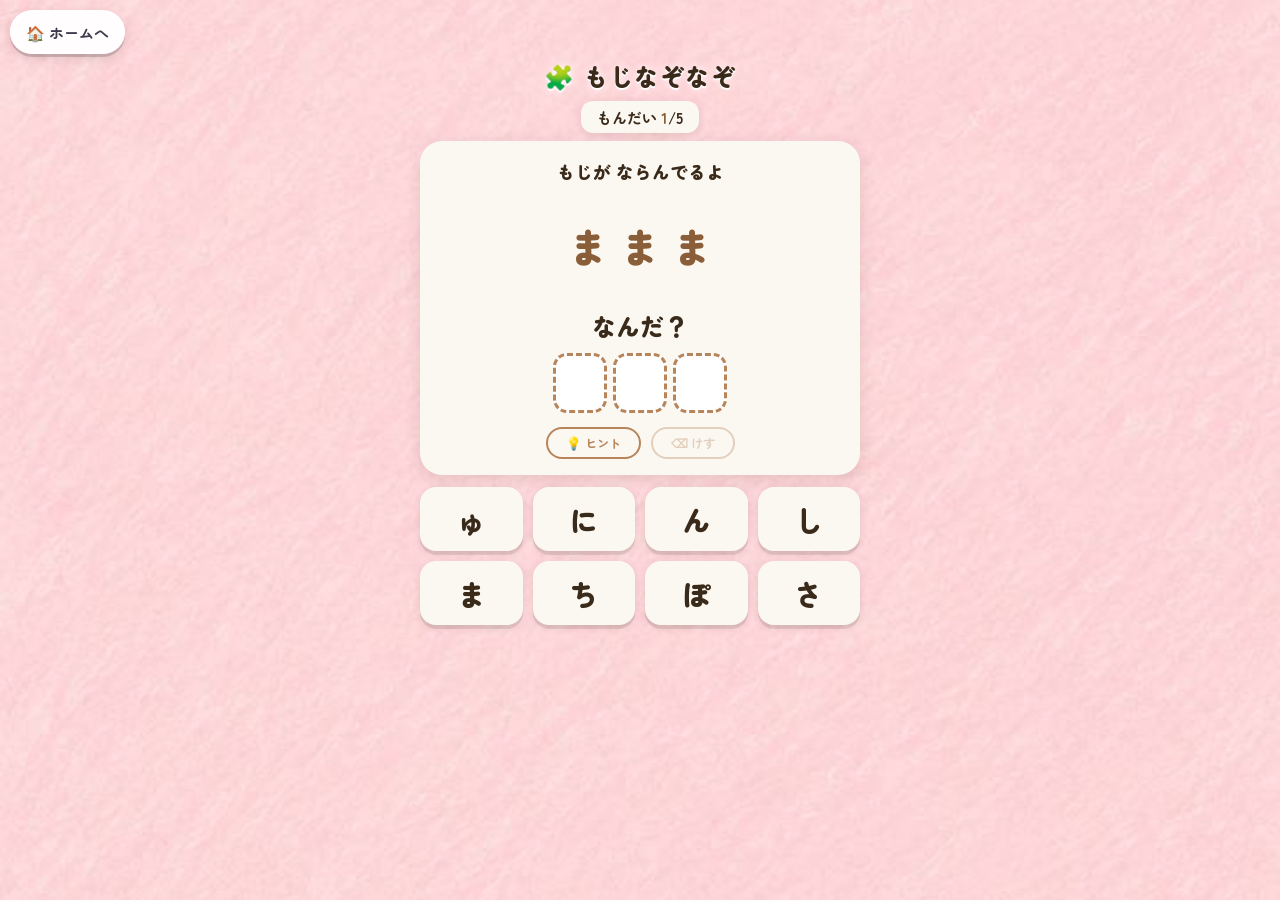
<file: mojinazo.html>
<!DOCTYPE html>
<html lang="ja">
<head>
<meta charset="UTF-8">
<meta name="viewport" content="width=device-width, initial-scale=1, maximum-scale=1, user-scalable=no, viewport-fit=cover">
<title>もじなぞなぞ｜あそびのせかい</title>
<link rel="stylesheet" href="common/asobi.css">
<script src="common/asobi.js"></script>
<style>
:root {
  --paper: #FBF8F2; --wood: #B8845A; --wood-dk: #8A5E38;
  --ink: #3A2A1A; --ink-lt: #7A6050;
  --correct: #4E9E72; --wrong: #C94040; --shadow: rgba(60,30,10,.12);
}
*, *::before, *::after { box-sizing: border-box; margin: 0; padding: 0; }
body {
  background: #f6f1e4; min-height: 100svh;
  display: flex; flex-direction: column; align-items: center;
  overflow-x: hidden; padding-bottom: 32px;
}
header { width: 100%; padding: 58px 16px 2px; text-align: center; }
.app-title {
  font-size: 24px; font-weight: 900; letter-spacing: .06em; color: var(--ink);
  text-shadow: 0 2px 0 #fff, 0 0 10px rgba(255,255,255,.9);
}
.q-count {
  display: inline-block; margin: 8px auto 6px; padding: 5px 16px; border-radius: 12px;
  background: var(--paper); box-shadow: 0 2px 8px var(--shadow);
  font-size: .95rem; font-weight: 700; color: var(--ink);
}
.q-count b { color: var(--wood-dk); }

.q-card {
  width: calc(100% - 32px); max-width: 440px;
  background: var(--paper); border-radius: 22px; padding: 18px 16px 16px;
  box-shadow: 0 4px 16px var(--shadow);
  display: flex; flex-direction: column; align-items: center; gap: 10px;
  margin-bottom: 12px;
}
.q-text { font-size: 1.1rem; font-weight: 900; color: var(--ink); }
/* くり返しの文字：ひとかたまりずつ、折り返しても見やすく */
.letters { display: flex; flex-wrap: wrap; justify-content: center; align-content: center; gap: 2px 12px; width: 100%; min-height: 104px; }
.letters span { font-size: 2.5rem; font-weight: 900; color: var(--wood-dk); line-height: 1.2; }
.slots { display: flex; justify-content: center; gap: 6px; min-height: 64px; width: 100%; }
.slot {
  flex: 0 1 54px; min-width: 0; height: 60px; border-radius: 14px; border: 3px dashed var(--wood);
  background: #fff; font-size: 1.7rem; font-weight: 900; color: var(--ink);
  display: flex; align-items: center; justify-content: center; cursor: pointer; padding: 0;
}
.slot.filled { border-style: solid; }
.slots.ng { animation: shake .4s ease; }
.slots.ok .slot { border-color: var(--correct); background: #EEF8F2; }
@keyframes shake { 0%,100%{transform:translateX(0)} 20%{transform:translateX(-7px)} 40%{transform:translateX(7px)} 60%{transform:translateX(-5px)} 80%{transform:translateX(4px)} }
#play { width: 100%; display: flex; flex-direction: column; align-items: center; }
.q-nan { font-size: 1.5rem; font-weight: 900; color: var(--ink); }

.hint-btn {
  background: none; border: 2px solid var(--wood); border-radius: 20px; padding: 5px 18px;
  font-size: .78rem; font-weight: 700; color: var(--wood); cursor: pointer;
}
.hint-btn:active { background: var(--wood); color: var(--paper); }
.tools { display: flex; gap: 10px; }
.hint-btn:disabled { opacity: .35; }
.hint-btn[hidden] { display: inline-block; visibility: hidden; }
.bubble {
  width: calc(100% - 32px); max-width: 440px; margin-top: 8px; min-height: 92px;
  display: flex; flex-direction: column; align-items: center; justify-content: center;
  visibility: hidden;
  font-size: .85rem; font-weight: 700; color: var(--ink-lt);
  background: rgba(184,132,90,.1); border-radius: 12px; padding: 8px 14px;
  text-align: center; line-height: 1.6;
}
.bubble.show { visibility: visible; }
.bubble.good { color: #2f6e4b; background: #EEF8F2; font-size: 1rem; }
.bubble .em { font-size: 2rem; display: block; line-height: 1.2; }

.choices {
  display: grid; grid-template-columns: repeat(4, 1fr); gap: 10px;
  width: calc(100% - 32px); max-width: 440px;
}
.choice {
  background: var(--paper); border: 2.5px solid transparent; border-radius: 16px;
  padding: 0; height: 64px; font-size: 1.8rem; font-weight: 900; color: var(--ink);
  box-shadow: 0 4px 0 rgba(0,0,0,.09), 0 2px 8px var(--shadow); cursor: pointer;
}
.choice:active:not(:disabled) { transform: translateY(3px); box-shadow: 0 1px 0 rgba(0,0,0,.08); }
.choice.used { opacity: .25; }
.choice:disabled { cursor: default; }

.next-btn, .again-btn {
  margin-top: 8px; padding: 12px 40px; border: none; border-radius: 50px;
  background: var(--wood); color: #fff; font-size: 1.1rem; font-weight: 900;
  box-shadow: 0 4px 0 var(--wood-dk); cursor: pointer;
}
.next-btn:active, .again-btn:active { transform: translateY(3px); box-shadow: 0 1px 0 var(--wood-dk); }
.next-btn[hidden] { display: inline-block; visibility: hidden; }
.end { display: none; flex-direction: column; align-items: center; gap: 6px; text-align: center; padding: 28px 16px; }
.end.show { display: flex; }
.end .big { font-size: 3.4rem; }
.end h2 { font-size: 1.5rem; font-weight: 900; color: var(--ink); }
.end p { font-size: 1.1rem; font-weight: 700; color: var(--ink-lt); }
.end-btn {
  display: inline-block; margin-top: 10px; padding: 12px 36px; border-radius: 50px;
  border: 2px solid var(--wood); background: var(--paper); color: var(--wood-dk);
  font-size: 1rem; font-weight: 900; text-decoration: none;
}
body::before { background-image: url('images/bg/mojinazo.jpg'); }

.bubble.warn { white-space: pre-line; color: #a33; background: #FDF0F0; font-size: 1rem; }
.pulse { animation: pulse .7s ease 3; }
@keyframes pulse { 0%,100% { transform: scale(1); } 50% { transform: scale(1.08); } }
</style>
</head>
<body data-asobi="game">

<header>
  <h1 class="app-title">🧩 もじなぞなぞ</h1>
  <div class="q-count" id="qCount">もんだい <b id="qNum">1</b>/<span id="qTotal">5</span></div>
</header>

<div id="play">
  <div class="q-card">
    <div class="q-text">もじが ならんでるよ</div>
    <div class="letters" id="letters"></div>
    <div class="q-nan">なんだ？</div>
    <div class="slots" id="slots"></div>
    <div class="tools"><button class="hint-btn" id="hintBtn" type="button">💡 ヒント</button><button class="hint-btn" id="delBtn" type="button">⌫ けす</button></div>
  </div>
  <div class="choices" id="choices"></div>
  <div class="bubble" id="bubble"></div>
</div>
<div style="display:flex;justify-content:center"><button class="next-btn" id="nextBtn" type="button" hidden>つぎへ</button></div>

<div class="end" id="end">
  <div class="big">🎉</div>
  <h2>おしまい！</h2>
  <p id="endText"></p>
  <button class="again-btn" type="button" id="againBtn">もっと あそぶ</button>
  <a class="end-btn" href="index.html">おしまい</a>
</div>

<script>
// 文字の数を、すうじの よみかたに かえて くっつけると ことばになる なぞなぞ。
// rep：くり返す文字（かたまりごとに1つ）、n：その数、ans：こたえ、why：なぜそうなるか
const QUIZ = [
  { rep: 'か',     n: 2, ans: 'かに',     emoji: '🦀', hint: 'か が 2こ。「2」は「に」と よむよ。',          why: 'か ＋ に（2）' },
  { rep: 'りん',   n: 5, ans: 'りんご',   emoji: '🍎', hint: 'りん が 5こ。「5」は「ご」と よむよ。',        why: 'りん ＋ ご（5）' },
  { rep: 'いち',   n: 5, ans: 'いちご',   emoji: '🍓', hint: 'いち が 5こ。「5」は「ご」と よむよ。',        why: 'いち ＋ ご（5）' },
  { rep: 'な',     n: 4, ans: 'なし',     emoji: '🍐', hint: 'な が 4こ。「4」は「し」と よむよ。',          why: 'な ＋ し（4）' },
  { rep: 'わ',     n: 2, ans: 'わに',     emoji: '🐊', hint: 'わ が 2こ。「2」は「に」と よむよ。',          why: 'わ ＋ に（2）' },
  { rep: 'り',     n: 9, ans: 'きゅうり', emoji: '🥒', hint: 'り が 9こ。「9」は「きゅう」と よむよ。',      why: 'きゅう（9）＋ り' },
  { rep: 'ま',     n: 3, ans: 'さんま',   emoji: '🐟', hint: 'ま が 3こ。「3」は「さん」と よむよ。',        why: 'さん（3）＋ ま' },
  { rep: 'ば',     n: 7, ans: 'ばなな',   emoji: '🍌', hint: 'ば が 7こ。「7」は「なな」と よむよ。',        why: 'ば ＋ なな（7）' },
  { rep: 'じ',     n: 2, ans: 'にじ',     emoji: '🌈', hint: 'じ が 2こ。「2」は「に」と よむよ。',          why: 'に（2）＋ じ' },
  { rep: 'ぽ',     n: 3, ans: 'さんぽ',   emoji: '🚶', hint: 'ぽ が 3こ。「3」は「さん」と よむよ。',        why: 'さん（3）＋ ぽ' },
  { rep: 'う',     n: 4, ans: 'うし',     emoji: '🐄', hint: 'う が 4こ。「4」は「し」と よむよ。',          why: 'う ＋ し（4）' },
  { rep: 'ま',     n: 5, ans: 'まご',     emoji: '👶', hint: 'ま が 5こ。「5」は「ご」と よむよ。',          why: 'ま ＋ ご（5）' },
];
const ROUND = 5;
let order = [], used = 0, idx = 0, score = 0, firstTry = true, q = null;

const $ = id => document.getElementById(id);
function shuffle(a) { a = a.slice(); for (let i = a.length - 1; i > 0; i--) { const j = Math.floor(Math.random() * (i + 1)); [a[i], a[j]] = [a[j], a[i]]; } return a; }

function start() {
  if (used + ROUND > QUIZ.length) { order = shuffle(QUIZ); used = 0; }
  idx = 0; score = 0;
  $('end').classList.remove('show');
  $('play').style.display = '';
  $('qCount').style.display = '';
  $('qTotal').textContent = ROUND;
  show();
}
let tiles = [], filled = [], locked = false;
// こたえの文字＋まぎらわしい文字で、いつも8まいの ひらがなカード
function makeTiles() {
  const own = Array.from(q.ans);
  const pool = Array.from(new Set(QUIZ.filter(x => x.ans !== q.ans).flatMap(x => Array.from(x.ans)))).filter(c => !own.includes(c));
  return shuffle(own.concat(shuffle(pool).slice(0, 8 - own.length)));
}
function show() {
  q = order[used + idx];
  firstTry = true; locked = false;
  $('qNum').textContent = idx + 1;
  const L = $('letters'); L.textContent = '';
  for (let i = 0; i < q.n; i++) { const s = document.createElement('span'); s.textContent = q.rep; L.appendChild(s); }
  const b = $('bubble'); b.className = 'bubble'; b.textContent = '';
  $('hintBtn').hidden = false;
  $('nextBtn').hidden = true;
  tiles = makeTiles(); filled = [];
  render();
}
function render() {
  $('delBtn').disabled = locked || filled.length === 0;
  const S = $('slots'); S.textContent = ''; S.className = 'slots';
  Array.from(q.ans).forEach((_, i) => {
    const d = document.createElement('button');
    d.type = 'button'; d.className = 'slot' + (filled[i] != null ? ' filled' : '');
    d.textContent = filled[i] != null ? tiles[filled[i]] : '';
    d.addEventListener('click', () => { if (!locked && filled[i] != null) { filled.splice(i, 1); render(); } });
    S.appendChild(d);
  });
  const C = $('choices'); C.textContent = '';
  tiles.forEach((c, i) => {
    const btn = document.createElement('button');
    btn.type = 'button'; btn.className = 'choice' + (filled.includes(i) ? ' used' : '');
    btn.textContent = c; btn.disabled = locked || filled.includes(i);
    btn.addEventListener('click', () => pick(i));
    C.appendChild(btn);
  });
}
function pick(i) {
  if (locked || filled.length >= q.ans.length) return;
  Asobi.sfx('tap');
  filled.push(i); render();
  if (filled.length < q.ans.length) return;
  const word = filled.map(k => tiles[k]).join('');
  if (word === q.ans) correct(); else wrong();
}
let saved = null;
// まちがえたとき：「ちがうみたい」を下の欄に出して、ヒントがあれば すすめる
function flash(msg) {
  const b = $('bubble');
  if (!saved) saved = { cls: b.className, html: b.innerHTML };
  b.className = 'bubble show warn'; b.textContent = msg;
  setTimeout(() => {
    if (b.classList.contains('warn') && saved) { b.className = saved.cls; b.innerHTML = saved.html; }
    saved = null;
  }, 2400);
}
function wrong() {
  locked = true; firstTry = false;
  Asobi.sfx('ng');
  $('slots').classList.add('ng');
  const hinted = $('bubble').classList.contains('show');
  if (hinted) flash('🤔 ちがうみたい…\nもういちど かんがえてみよう！');
  else { flash('🤔 ちがうみたい…\n💡 ヒントを みてみよう！'); const h = $('hintBtn'); h.classList.remove('pulse'); void h.offsetWidth; h.classList.add('pulse'); }
  setTimeout(() => { filled = []; locked = false; render(); }, 700);
}
function correct() {
  locked = true;
  Asobi.sfx('ok');
  if (firstTry) score++;
  render(); $('slots').classList.add('ok');
  $('hintBtn').hidden = true;
  const b = $('bubble'); b.className = 'bubble show good'; b.textContent = '';
  const em = document.createElement('span'); em.className = 'em'; em.textContent = q.emoji;
  b.appendChild(em);
  b.appendChild(document.createTextNode('せいかい！  ' + q.why + '  ＝  ' + q.ans));
  $('nextBtn').textContent = idx + 1 >= ROUND ? 'けっか' : 'つぎへ';
  $('nextBtn').hidden = false;
}
$('delBtn').addEventListener('click', () => { if (locked || !filled.length) return; filled.pop(); Asobi.sfx('tap'); render(); });
$('hintBtn').addEventListener('click', () => {
  const b = $('bubble'); b.className = 'bubble show'; b.textContent = q.hint;
  Asobi.sfx('tap');
});
$('nextBtn').addEventListener('click', () => {
  if (idx + 1 >= ROUND) return finish();
  idx++; show();
});
function finish() {
  used += ROUND;
  $('play').style.display = 'none';
  $('nextBtn').hidden = true;
  $('qCount').style.display = 'none';
  $('endText').textContent = '1かいで わかったのは ' + score + 'もん！';
  $('end').classList.add('show');
  Asobi.sfx('clear');
}
$('againBtn').addEventListener('click', start);
order = shuffle(QUIZ);
start();
</script>
</body>
</html>
</file>
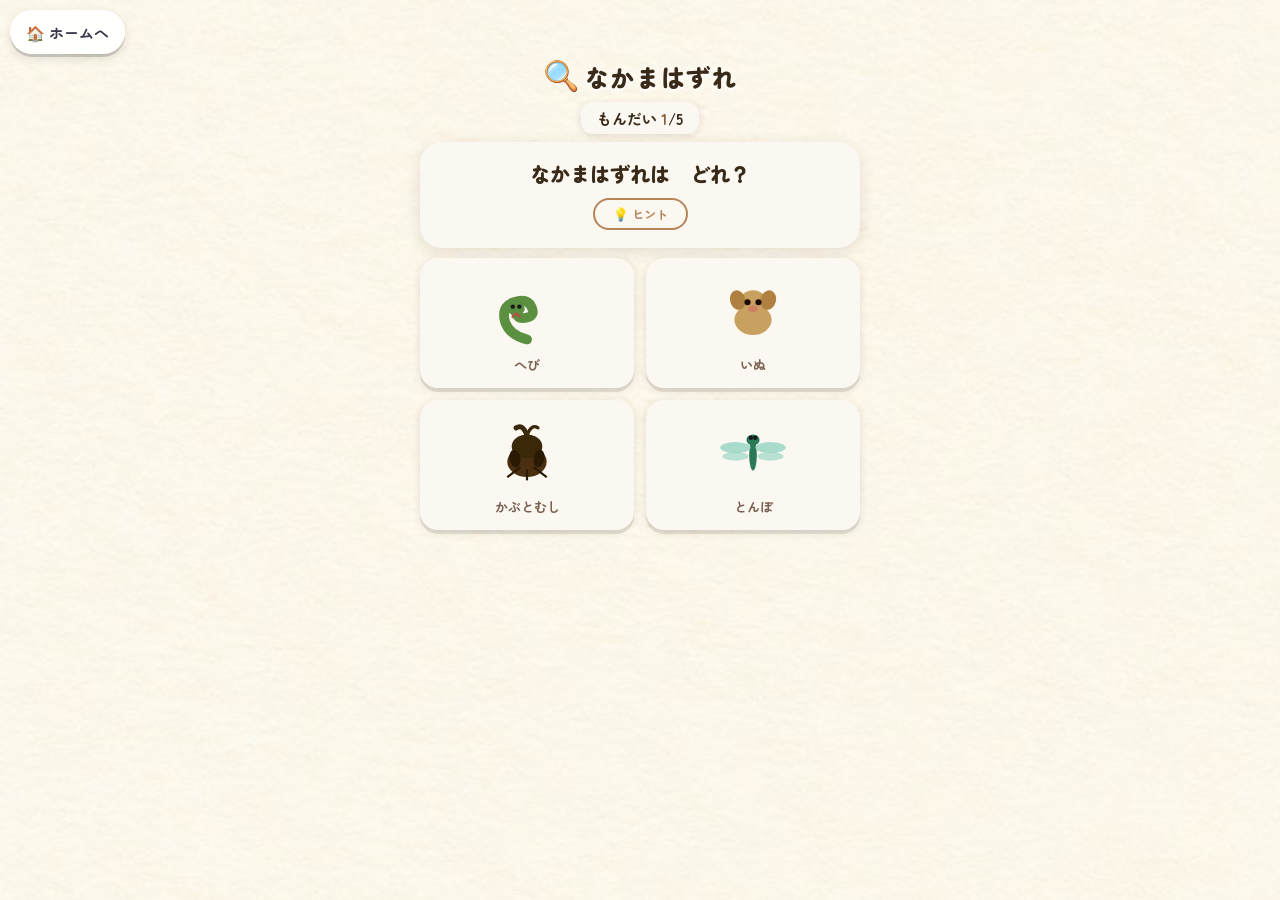
<file: nakamawake.html>
<!DOCTYPE html>
<html lang="ja">
<head>
<meta charset="UTF-8">
<meta name="viewport" content="width=device-width, initial-scale=1, maximum-scale=1, user-scalable=no, viewport-fit=cover">
<title>なかまはずれは どれ？｜あそびのせかい</title>
<link rel="stylesheet" href="common/asobi.css">
<script src="common/asobi.js"></script>
<style>

:root {
  --cream:   #F4EFE4;
  --paper:   #FBF8F2;
  --wood:    #B8845A;
  --wood-dk: #8A5E38;
  --ink:     #3A2A1A;
  --ink-lt:  #7A6050;
  --correct: #4E9E72;
  --wrong:   #C94040;
  --shadow:  rgba(60,30,10,.12);
}
*,*::before,*::after{box-sizing:border-box;margin:0;padding:0}
body{
  background: #f6f1e4;
  font-family:'Zen Maru Gothic',sans-serif;
  min-height:100svh;
  display:flex;flex-direction:column;align-items:center;
  overflow-x:hidden;
  padding-bottom:32px;
}

/* 上：ほかのゲームと同じく、ホームへ・おとは画面のすみ（common/asobi.js）。タイトルは真ん中 */
header{width:100%;padding:58px 16px 2px;text-align:center}
.app-title{
  display:flex;align-items:center;justify-content:center;gap:6px;
  font-size:24px;font-weight:900;letter-spacing:.06em;color:var(--ink);
  text-shadow:0 2px 0 #fff,0 0 10px rgba(255,255,255,.9);
}
.app-title img{width:36px;height:36px}
/* 進み具合：ねこさんすうランドと同じ「もんだい 3/16」。せいかい・まちがいは並べない */
.q-count{display:inline-block;margin:8px auto 6px;padding:5px 16px;border-radius:12px;
  background:var(--paper);box-shadow:0 2px 8px var(--shadow);font-size:.95rem;font-weight:700;color:var(--ink)}
.q-count b{color:var(--wood-dk)}

/* 問題カード */
.q-card{
  width:calc(100% - 32px);max-width:440px;
  background:var(--paper);border-radius:22px;
  padding:16px 18px 18px;
  box-shadow:0 4px 16px var(--shadow);
  display:flex;flex-direction:column;align-items:center;gap:9px;
  margin-bottom:10px;
}
.q-tag{display:none}
.q-text{font-size:1.25rem;font-weight:900;color:var(--ink);text-align:center;line-height:1.55}

/* ヒントボタン */
.hint-btn{
  background:none;border:2px solid var(--wood);
  border-radius:20px;padding:5px 18px;
  font-size:.78rem;font-weight:700;
  font-family:'Zen Maru Gothic',sans-serif;
  color:var(--wood);cursor:pointer;
  transition:background .15s,color .15s;
  -webkit-tap-highlight-color:transparent;
}
.hint-btn:active{background:var(--wood);color:var(--paper)}
.hint-bubble{
  font-size:.8rem;font-weight:700;color:var(--ink-lt);
  background:rgba(184,132,90,.1);border-radius:12px;
  padding:8px 14px;text-align:center;line-height:1.5;
  width:100%;
  display:none;
  animation:fadeIn .2s ease;
}
.hint-bubble.show{display:block}
@keyframes fadeIn{from{opacity:0;transform:translateY(-4px)}to{opacity:1;transform:translateY(0)}}

/* グリッド */
.grid{
  display:grid;grid-template-columns:1fr 1fr;gap:12px;
  width:calc(100% - 32px);max-width:440px;
}
.card{
  background:var(--paper);border-radius:18px;
  border:2.5px solid transparent;
  padding:16px 10px 12px;
  display:flex;flex-direction:column;align-items:center;gap:9px;
  cursor:pointer;
  box-shadow:0 4px 0 rgba(0,0,0,.09),0 2px 8px var(--shadow);
  transition:transform .1s,box-shadow .1s;
  -webkit-tap-highlight-color:transparent;user-select:none;
}
.card:active:not(.locked){transform:translateY(3px);box-shadow:0 1px 0 rgba(0,0,0,.08)}
.card.correct{border-color:var(--correct);background:#EEF8F2;animation:popUp .45s ease}
.card.wrong  {border-color:var(--wrong);  background:#FDF0F0;animation:shake .38s ease}
.card.faded  {opacity:.28;pointer-events:none}
.card.locked {pointer-events:none}
@keyframes popUp{0%{transform:scale(1)}35%{transform:scale(1.09)}65%{transform:scale(.97)}100%{transform:scale(1)}}
@keyframes shake{0%,100%{transform:translateX(0)}20%{transform:translateX(-7px)}40%{transform:translateX(7px)}60%{transform:translateX(-5px)}80%{transform:translateX(4px)}}
.card-img{width:70px;height:70px;display:flex;align-items:center;justify-content:center}
.card-label{font-size:.82rem;font-weight:700;color:var(--ink-lt)}

/* フィードバック */
.feedback{
  width:calc(100% - 32px);max-width:440px;
  border-radius:14px;padding:11px 16px;
  font-size:.92rem;font-weight:900;text-align:center;
  opacity:0;transform:translateY(-6px);
  transition:opacity .25s,transform .25s;pointer-events:none;
  margin-top:4px;
}
.feedback.show{opacity:1;transform:translateY(0)}
.feedback.ok{background:#EEF8F2;color:var(--correct);border:2px solid var(--correct)}
.feedback.ng{background:#FDF0F0;color:var(--wrong);  border:2px solid var(--wrong)}

/* 解説 */
.explain{
  width:calc(100% - 32px);max-width:440px;
  background:rgba(184,132,90,.1);border-radius:12px;
  padding:10px 16px;font-size:.78rem;font-weight:700;
  color:var(--ink-lt);text-align:center;line-height:1.6;
  opacity:0;transition:opacity .3s .15s;margin-top:2px;
}
.explain.show{opacity:1}

/* 次へボタン */
.next-btn{
  background:var(--wood);color:var(--paper);
  border:none;border-radius:50px;padding:13px 44px;
  font-size:1rem;font-weight:900;font-family:'Zen Maru Gothic',sans-serif;
  cursor:pointer;box-shadow:0 4px 0 var(--wood-dk);
  transition:transform .1s,box-shadow .1s,opacity .2s;
  opacity:0;pointer-events:none;letter-spacing:.04em;
  margin-top:8px;
}
.next-btn.show{opacity:1;pointer-events:auto}
.next-btn:active{transform:translateY(3px);box-shadow:0 1px 0 var(--wood-dk)}

/* 完了画面 */
#completeScreen{display:none;flex-direction:column;align-items:center;gap:16px;padding:40px 20px;text-align:center}
#completeScreen.show{display:flex}
.big-emoji{font-size:4.5rem;animation:bob .7s ease-in-out infinite alternate}
@keyframes bob{from{transform:translateY(0)}to{transform:translateY(-12px)}}
.complete-title{font-size:1.7rem;font-weight:900;color:var(--ink)}
.complete-sub  {font-size:1rem;color:var(--ink-lt);font-weight:700;line-height:1.7}
.again-btn{
  background:var(--wood);color:var(--paper);border:none;border-radius:50px;
  padding:14px 44px;font-size:1rem;font-weight:900;
  font-family:'Zen Maru Gothic',sans-serif;cursor:pointer;
  box-shadow:0 4px 0 var(--wood-dk);margin-top:6px;
}
.again-btn:active{transform:translateY(3px);box-shadow:0 1px 0 var(--wood-dk)}
.end-btn{
  display:inline-block;padding:12px 36px;border-radius:50px;border:2px solid var(--wood);
  background:var(--paper);color:var(--wood-dk);font-size:1rem;font-weight:900;text-decoration:none;
}
  body::before { background-image: url('images/bg/nakama.jpg'); } /* 背景の絵（common/asobi.css の固定の層） */
</style>
</head>
<body data-asobi="game">

<header>
  <h1 class="app-title"><img src="images/chara/mushimegane.png" alt="">なかまはずれ</h1>
  <div class="q-count" id="qCount">もんだい <b id="qNum">1</b>/<span id="qTotal">16</span></div>
</header>

<div class="q-card" id="qCard">
  <div class="q-tag" id="qTag"></div>
  <div class="q-text" id="qText"></div>
  <button class="hint-btn" id="hintBtn" onclick="showHint()">💡 ヒント</button>
  <div class="hint-bubble" id="hintBubble"></div>
</div>

<div class="grid" id="grid"></div>

<div class="feedback" id="feedback"></div>
<div class="explain"  id="explain"></div>
<button class="next-btn" id="nextBtn" onclick="next()">つぎへ →</button>

<div id="completeScreen">
  <div class="big-emoji">🎊</div>
  <div class="complete-title" id="completeTitle">5もん できたよ！</div>
  <div class="complete-sub" id="completeSub"></div>
  <button class="again-btn" onclick="restart()">もっと あそぶ</button>
  <a class="end-btn" href="index.html">おしまい</a>
</div>

<script>
/* ══════════════════════════════════════
   SVG ファクトリ
══════════════════════════════════════ */
const C={
  red:'#D0483A',blue:'#3677B0',yellow:'#DBA83A',
  green:'#4A9662',purple:'#7B5EAA',orange:'#D07030',
};
const SH={
  circle:  c=>`<svg width="70" height="70" viewBox="0 0 64 64"><circle cx="32" cy="32" r="27" fill="${c}"/></svg>`,
  square:  c=>`<svg width="70" height="70" viewBox="0 0 64 64"><rect x="9" y="9" width="46" height="46" rx="5" fill="${c}"/></svg>`,
  triangle:c=>`<svg width="70" height="70" viewBox="0 0 64 64"><polygon points="32,7 59,57 5,57" fill="${c}"/></svg>`,
  diamond: c=>`<svg width="70" height="70" viewBox="0 0 64 64"><polygon points="32,5 59,32 32,59 5,32" fill="${c}"/></svg>`,
  star:    c=>`<svg width="70" height="70" viewBox="0 0 64 64"><polygon points="32,5 38,23 58,23 43,36 49,56 32,44 15,56 21,36 6,23 26,23" fill="${c}"/></svg>`,
  heart:   c=>`<svg width="70" height="70" viewBox="0 0 64 64"><path d="M32 54C32 54 7 38 7 22C7 13 14 7 21 7C26 7 30 11 32 14C34 11 38 7 43 7C50 7 57 13 57 22C57 38 32 54 32 54Z" fill="${c}"/></svg>`,
  hexagon: c=>`<svg width="70" height="70" viewBox="0 0 64 64"><polygon points="32,5 55,18.5 55,45.5 32,59 9,45.5 9,18.5" fill="${c}"/></svg>`,
};

/* ── 生き物イラスト（SVG手描き） ── */
const IL={
  /* 昆虫 */
  cho:`<svg width="70" height="70" viewBox="0 0 64 64">
    <ellipse cx="32" cy="36" rx="4" ry="12" fill="#5A3A1A"/>
    <ellipse cx="19" cy="25" rx="13" ry="9"  fill="#E8A030" transform="rotate(-18,19,25)"/>
    <ellipse cx="45" cy="25" rx="13" ry="9"  fill="#E8A030" transform="rotate(18,45,25)"/>
    <ellipse cx="17" cy="38" rx="10" ry="7"  fill="#F0C860" transform="rotate(14,17,38)"/>
    <ellipse cx="47" cy="38" rx="10" ry="7"  fill="#F0C860" transform="rotate(-14,47,38)"/>
    <line x1="29" y1="18" x2="23" y2="9"  stroke="#3A2A1A" stroke-width="1.5"/>
    <line x1="35" y1="18" x2="41" y2="9"  stroke="#3A2A1A" stroke-width="1.5"/>
    <circle cx="23" cy="9"  r="2" fill="#3A2A1A"/>
    <circle cx="41" cy="9"  r="2" fill="#3A2A1A"/>
  </svg>`,
  tombo:`<svg width="70" height="70" viewBox="0 0 64 64">
    <ellipse cx="32" cy="34" rx="3.5" ry="14" fill="#2A7A5A"/>
    <ellipse cx="32" cy="20" rx="6"   ry="5"  fill="#2A7A5A"/>
    <ellipse cx="16" cy="27" rx="14"  ry="5"  fill="rgba(140,210,190,.75)"/>
    <ellipse cx="48" cy="27" rx="14"  ry="5"  fill="rgba(140,210,190,.75)"/>
    <ellipse cx="16" cy="35" rx="12"  ry="4"  fill="rgba(140,210,190,.6)"/>
    <ellipse cx="48" cy="35" rx="12"  ry="4"  fill="rgba(140,210,190,.6)"/>
    <circle cx="30" cy="18" r="2"  fill="#1A1A1A"/>
    <circle cx="34" cy="18" r="2"  fill="#1A1A1A"/>
  </svg>`,
  kabuto:`<svg width="70" height="70" viewBox="0 0 64 64">
    <ellipse cx="32" cy="40" rx="18" ry="14" fill="#4A3010"/>
    <ellipse cx="32" cy="26" rx="14" ry="11" fill="#3A2808"/>
    <path d="M32 16 Q28 5 22 9"  stroke="#3A2808" stroke-width="4.5" fill="none" stroke-linecap="round"/>
    <path d="M32 16 Q36 5 42 9"  stroke="#3A2808" stroke-width="3"   fill="none" stroke-linecap="round"/>
    <ellipse cx="21" cy="37" rx="5" ry="8" fill="#2A1A04" transform="rotate(-10,21,37)"/>
    <ellipse cx="43" cy="37" rx="5" ry="8" fill="#2A1A04" transform="rotate(10,43,37)"/>
    <line x1="26" y1="45" x2="14" y2="54" stroke="#2A1A04" stroke-width="2"/>
    <line x1="32" y1="47" x2="32" y2="57" stroke="#2A1A04" stroke-width="2"/>
    <line x1="38" y1="45" x2="50" y2="54" stroke="#2A1A04" stroke-width="2"/>
  </svg>`,
  hachi:`<svg width="70" height="70" viewBox="0 0 64 64">
    <ellipse cx="32" cy="37" rx="14" ry="12" fill="#E8C030"/>
    <rect x="18" y="33" width="28" height="5" rx="2" fill="#3A2A0A" opacity=".5"/>
    <rect x="18" y="40" width="28" height="5" rx="2" fill="#3A2A0A" opacity=".5"/>
    <ellipse cx="32" cy="22" rx="9"  ry="7"  fill="#E8C030"/>
    <ellipse cx="19" cy="26" rx="11" ry="4"  fill="rgba(200,235,255,.75)"/>
    <ellipse cx="45" cy="26" rx="11" ry="4"  fill="rgba(200,235,255,.75)"/>
    <line x1="30" y1="16" x2="27" y2="8" stroke="#3A2A0A" stroke-width="1.5"/>
    <line x1="34" y1="16" x2="37" y2="8" stroke="#3A2A0A" stroke-width="1.5"/>
    <circle cx="27" cy="8" r="2" fill="#3A2A0A"/>
    <circle cx="37" cy="8" r="2" fill="#3A2A0A"/>
  </svg>`,
  ari:`<svg width="70" height="70" viewBox="0 0 64 64">
    <ellipse cx="32" cy="15" rx="7"  ry="6"  fill="#2A1A0A"/>
    <ellipse cx="32" cy="30" rx="6"  ry="7"  fill="#2A1A0A"/>
    <ellipse cx="32" cy="47" rx="9"  ry="8"  fill="#2A1A0A"/>
    <line x1="26" y1="27" x2="13" y2="21" stroke="#2A1A0A" stroke-width="2"/>
    <line x1="26" y1="32" x2="11" y2="32" stroke="#2A1A0A" stroke-width="2"/>
    <line x1="26" y1="37" x2="13" y2="45" stroke="#2A1A0A" stroke-width="2"/>
    <line x1="38" y1="27" x2="51" y2="21" stroke="#2A1A0A" stroke-width="2"/>
    <line x1="38" y1="32" x2="53" y2="32" stroke="#2A1A0A" stroke-width="2"/>
    <line x1="38" y1="37" x2="51" y2="45" stroke="#2A1A0A" stroke-width="2"/>
    <circle cx="29" cy="13" r="1.5" fill="#5A3A2A"/>
    <circle cx="35" cy="13" r="1.5" fill="#5A3A2A"/>
    <line x1="30" y1="9"  x2="26" y2="3"  stroke="#2A1A0A" stroke-width="1.5"/>
    <line x1="34" y1="9"  x2="38" y2="3"  stroke="#2A1A0A" stroke-width="1.5"/>
  </svg>`,

  /* 哺乳類 */
  neko:`<svg width="70" height="70" viewBox="0 0 64 64">
    <ellipse cx="32" cy="40" rx="17" ry="14" fill="#E8C88A"/>
    <ellipse cx="32" cy="26" rx="13" ry="12" fill="#E8C88A"/>
    <polygon points="22,17 18,5 27,15"  fill="#E8C88A"/>
    <polygon points="42,17 46,5 37,15"  fill="#E8C88A"/>
    <circle cx="27" cy="25" r="2.8" fill="#3A2010"/>
    <circle cx="37" cy="25" r="2.8" fill="#3A2010"/>
    <ellipse cx="32" cy="30" rx="3" ry="2" fill="#D08080"/>
    <path d="M32 32 Q26 34 20 32" stroke="#C07070" stroke-width="1" fill="none"/>
    <path d="M32 32 Q38 34 44 32" stroke="#C07070" stroke-width="1" fill="none"/>
  </svg>`,
  inu:`<svg width="70" height="70" viewBox="0 0 64 64">
    <ellipse cx="32" cy="40" rx="17" ry="14" fill="#C8A060"/>
    <ellipse cx="32" cy="25" rx="13" ry="12" fill="#C8A060"/>
    <ellipse cx="18" cy="22" rx="7"  ry="9"  fill="#B08040" transform="rotate(-15,18,22)"/>
    <ellipse cx="46" cy="22" rx="7"  ry="9"  fill="#B08040" transform="rotate(15,46,22)"/>
    <circle cx="27" cy="24" r="2.8" fill="#1A0A00"/>
    <circle cx="37" cy="24" r="2.8" fill="#1A0A00"/>
    <ellipse cx="32" cy="30" rx="4.5" ry="3" fill="#D08060"/>
  </svg>`,
  usagi:`<svg width="70" height="70" viewBox="0 0 64 64">
    <ellipse cx="32" cy="40" rx="15" ry="13" fill="#F0E0D0"/>
    <ellipse cx="32" cy="26" rx="11" ry="11" fill="#F0E0D0"/>
    <rect x="22" y="5"  width="6" height="18" rx="3" fill="#F0E0D0"/>
    <rect x="36" y="5"  width="6" height="18" rx="3" fill="#F0E0D0"/>
    <rect x="23" y="6"  width="4" height="14" rx="2" fill="#E8B0B0"/>
    <rect x="37" y="6"  width="4" height="14" rx="2" fill="#E8B0B0"/>
    <circle cx="27" cy="25" r="2.5" fill="#3A2010"/>
    <circle cx="37" cy="25" r="2.5" fill="#3A2010"/>
    <ellipse cx="32" cy="30" rx="2.5" ry="1.8" fill="#E07090"/>
  </svg>`,
  kuma:`<svg width="70" height="70" viewBox="0 0 64 64">
    <ellipse cx="32" cy="40" rx="17" ry="14" fill="#8B6040"/>
    <ellipse cx="32" cy="25" rx="13" ry="12" fill="#8B6040"/>
    <circle cx="20" cy="17" r="7" fill="#8B6040"/>
    <circle cx="44" cy="17" r="7" fill="#8B6040"/>
    <circle cx="27" cy="25" r="2.8" fill="#1A0A00"/>
    <circle cx="37" cy="25" r="2.8" fill="#1A0A00"/>
    <ellipse cx="32" cy="31" rx="5.5" ry="3.5" fill="#6A4020"/>
  </svg>`,
  zou:`<svg width="70" height="70" viewBox="0 0 64 64">
    <ellipse cx="32" cy="40" rx="19" ry="15" fill="#909090"/>
    <ellipse cx="32" cy="24" rx="14" ry="12" fill="#909090"/>
    <ellipse cx="20" cy="20" rx="7"  ry="10" fill="#808080"/>
    <ellipse cx="44" cy="20" rx="7"  ry="10" fill="#808080"/>
    <path d="M26 34 Q20 42 22 52 Q24 58 28 56" stroke="#808080" stroke-width="6" fill="none" stroke-linecap="round"/>
    <circle cx="27" cy="22" r="2.5" fill="#1A1A1A"/>
    <circle cx="37" cy="22" r="2.5" fill="#1A1A1A"/>
  </svg>`,

  /* 恐竜 */
  trex:`<svg width="70" height="70" viewBox="0 0 64 64">
    <ellipse cx="28" cy="38" rx="16" ry="12" fill="#5A8A3A"/>
    <ellipse cx="44" cy="27" rx="14" ry="10" fill="#5A8A3A"/>
    <path d="M46 19 L52 9 L56 18 L60 8 L57 22 L50 20Z" fill="#5A8A3A"/>
    <circle cx="51" cy="21" r="2.8" fill="#1A1A1A"/>
    <circle cx="51" cy="20" r="1"   fill="white"/>
    <path d="M52 27 L58 29 L54 31 L60 33 L54 35" stroke="#3A6A1A" stroke-width="2" fill="none"/>
    <line x1="24" y1="46" x2="20" y2="58" stroke="#5A8A3A" stroke-width="6" stroke-linecap="round"/>
    <line x1="32" y1="47" x2="34" y2="59" stroke="#5A8A3A" stroke-width="6" stroke-linecap="round"/>
    <path d="M12 40 Q6 45 8 52" stroke="#5A8A3A" stroke-width="7" fill="none" stroke-linecap="round"/>
  </svg>`,
  tricera:`<svg width="70" height="70" viewBox="0 0 64 64">
    <ellipse cx="32" cy="38" rx="20" ry="13" fill="#7A9A4A"/>
    <ellipse cx="18" cy="30" rx="16" ry="12" fill="#7A9A4A"/>
    <path d="M8 24 L3 12 L13 22"  fill="#7A9A4A"/>
    <path d="M12 20 L6 5  L20 17" fill="#6A8A3A"/>
    <path d="M22 17 L18 4 L30 15" fill="#6A8A3A"/>
    <circle cx="13" cy="28" r="2.5" fill="#1A1A1A"/>
    <line x1="20" y1="46" x2="14" y2="58" stroke="#7A9A4A" stroke-width="6" stroke-linecap="round"/>
    <line x1="28" y1="48" x2="26" y2="60" stroke="#7A9A4A" stroke-width="6" stroke-linecap="round"/>
    <line x1="36" y1="48" x2="38" y2="60" stroke="#7A9A4A" stroke-width="6" stroke-linecap="round"/>
    <line x1="44" y1="46" x2="50" y2="58" stroke="#7A9A4A" stroke-width="6" stroke-linecap="round"/>
    <path d="M46 36 Q54 32 56 39" stroke="#7A9A4A" stroke-width="6" fill="none" stroke-linecap="round"/>
  </svg>`,
  brachi:`<svg width="70" height="70" viewBox="0 0 64 64">
    <ellipse cx="36" cy="44" rx="18" ry="10" fill="#6A9A5A"/>
    <rect   x="28"  y="10"  width="8" height="36" rx="4"   fill="#6A9A5A"/>
    <ellipse cx="32" cy="10"  rx="10" ry="7"  fill="#6A9A5A"/>
    <circle cx="30" cy="8"  r="2"   fill="#1A1A1A"/>
    <line x1="22" y1="50" x2="18" y2="62" stroke="#6A9A5A" stroke-width="6" stroke-linecap="round"/>
    <line x1="30" y1="52" x2="28" y2="64" stroke="#6A9A5A" stroke-width="6" stroke-linecap="round"/>
    <line x1="40" y1="52" x2="42" y2="64" stroke="#6A9A5A" stroke-width="6" stroke-linecap="round"/>
    <line x1="48" y1="50" x2="54" y2="62" stroke="#6A9A5A" stroke-width="6" stroke-linecap="round"/>
    <path d="M48 42 Q58 38 58 44" stroke="#6A9A5A" stroke-width="5" fill="none" stroke-linecap="round"/>
  </svg>`,
  ptero:`<svg width="70" height="70" viewBox="0 0 64 64">
    <path d="M32 32 L6 18 L14 32 L2 36 L16 36 L32 48 L48 36 L62 36 L50 32 L58 18Z" fill="#8A6AB0"/>
    <ellipse cx="32" cy="27" rx="8" ry="7" fill="#8A6AB0"/>
    <path d="M32 21 L38 10" stroke="#8A6AB0" stroke-width="3" stroke-linecap="round"/>
    <circle cx="30" cy="25" r="2" fill="#1A1A1A"/>
    <path d="M36 32 L44 40" stroke="#6A4A90" stroke-width="2" stroke-linecap="round"/>
  </svg>`,

  /* 鳥・爬虫類・魚（卵生） */
  tori:`<svg width="70" height="70" viewBox="0 0 64 64">
    <ellipse cx="32" cy="38" rx="14" ry="12" fill="#E8A830"/>
    <ellipse cx="32" cy="24" rx="10" ry="9"  fill="#E8A830"/>
    <path d="M32 16 Q44 8 48 18 Q40 20 32 24" fill="#E8C060"/>
    <path d="M22 22 Q16 26 18 34 Q24 28 32 30" fill="#D09020"/>
    <circle cx="36" cy="22" r="2.5" fill="#1A1A1A"/>
    <path d="M40 26 L46 24 L44 28Z" fill="#E06020"/>
    <line x1="28" y1="48" x2="24" y2="58" stroke="#E06020" stroke-width="3.5" stroke-linecap="round"/>
    <line x1="36" y1="48" x2="40" y2="58" stroke="#E06020" stroke-width="3.5" stroke-linecap="round"/>
  </svg>`,
  kame:`<svg width="70" height="70" viewBox="0 0 64 64">
    <ellipse cx="32" cy="37" rx="20" ry="15" fill="#5A8A3A"/>
    <path d="M16 31 Q18 20 32 18 Q46 20 48 31 Q46 45 32 47 Q18 45 16 31Z" fill="#4A7A2A"/>
    <path d="M20 27 L26 31 M26 21 L30 27 M36 21 L38 27 M42 27 L38 31" stroke="#3A6A1A" stroke-width="1.5" fill="none"/>
    <ellipse cx="32" cy="22" rx="8" ry="6" fill="#6A9A4A"/>
    <circle cx="30" cy="20" r="1.5" fill="#1A1A1A"/>
    <circle cx="34" cy="20" r="1.5" fill="#1A1A1A"/>
    <line x1="14" y1="33" x2="6"  y2="29" stroke="#5A8A3A" stroke-width="4.5" stroke-linecap="round"/>
    <line x1="14" y1="40" x2="6"  y2="46" stroke="#5A8A3A" stroke-width="4.5" stroke-linecap="round"/>
    <line x1="50" y1="33" x2="58" y2="29" stroke="#5A8A3A" stroke-width="4.5" stroke-linecap="round"/>
    <line x1="50" y1="40" x2="58" y2="46" stroke="#5A8A3A" stroke-width="4.5" stroke-linecap="round"/>
  </svg>`,
  sakana:`<svg width="70" height="70" viewBox="0 0 64 64">
    <ellipse cx="30" cy="32" rx="20" ry="12" fill="#3A80C0"/>
    <path d="M50 32 L62 20 L60 32 L62 44Z" fill="#3A80C0"/>
    <circle cx="18" cy="29" r="3"   fill="#1A1A1A"/>
    <circle cx="17" cy="28" r="1"   fill="white"/>
    <path d="M22 28 L16 26" stroke="#2A60A0" stroke-width="1.5"/>
    <ellipse cx="34" cy="28" rx="6" ry="4" fill="rgba(255,255,255,.22)"/>
    <path d="M26 38 Q30 42 34 38" stroke="#2A60A0" stroke-width="1.5" fill="none"/>
  </svg>`,
  hebi:`<svg width="70" height="70" viewBox="0 0 64 64">
    <path d="M32 58 Q16 54 12 42 Q8 28 20 24 Q32 20 36 28 Q40 36 32 38 Q24 40 22 34"
          stroke="#5A9040" stroke-width="9" fill="none" stroke-linecap="round"/>
    <ellipse cx="22" cy="30" rx="8" ry="6" fill="#5A9040"/>
    <circle cx="19" cy="28" r="2" fill="#1A1A1A"/>
    <circle cx="25" cy="28" r="2" fill="#1A1A1A"/>
    <path d="M22 34 L18 38 M22 34 L26 38" stroke="#D04040" stroke-width="1.5"/>
  </svg>`,

  /* 水生 */
  iruka:`<svg width="70" height="70" viewBox="0 0 64 64">
    <path d="M8 36 Q10 22 26 20 Q42 18 52 28 Q58 34 54 40 Q48 48 36 46 Q22 44 8 36Z" fill="#4A9AB0"/>
    <path d="M52 28 L63 20 L59 32 L63 44 L52 38Z" fill="#4A9AB0"/>
    <circle cx="22" cy="28" r="3"  fill="#1A1A1A"/>
    <circle cx="21" cy="27" r="1"  fill="white"/>
    <path d="M30 24 Q32 16 34 24" stroke="#3A8AA0" stroke-width="3" fill="none" stroke-linecap="round"/>
    <path d="M16 40 Q18 48 24 46" stroke="#3A8AA0" stroke-width="3" fill="none" stroke-linecap="round"/>
    <path d="M8 36 Q4 30 6 42Z"  fill="#4A9AB0"/>
  </svg>`,
  kani:`<svg width="70" height="70" viewBox="0 0 64 64">
    <ellipse cx="32" cy="37" rx="18" ry="13" fill="#D05030"/>
    <circle cx="21" cy="24" r="6"  fill="#D05030"/>
    <circle cx="43" cy="24" r="6"  fill="#D05030"/>
    <circle cx="19" cy="22" r="2.5" fill="#1A1A1A"/>
    <circle cx="45" cy="22" r="2.5" fill="#1A1A1A"/>
    <path d="M14 31 L4 23 M14 35 L4 35 M14 39 L4 47" stroke="#D05030" stroke-width="4" stroke-linecap="round"/>
    <path d="M50 31 L60 23 M50 35 L60 35 M50 39 L60 47" stroke="#D05030" stroke-width="4" stroke-linecap="round"/>
    <path d="M18 45 L14 55 M26 47 L24 57 M38 47 L40 57 M46 45 L50 55" stroke="#D05030" stroke-width="3" stroke-linecap="round"/>
  </svg>`,
  tako:`<svg width="70" height="70" viewBox="0 0 64 64">
    <ellipse cx="32" cy="26" rx="18" ry="16" fill="#B05090"/>
    <circle cx="25" cy="22" r="3.5" fill="#1A1A1A"/>
    <circle cx="24" cy="21" r="1.5" fill="white"/>
    <circle cx="39" cy="22" r="3.5" fill="#1A1A1A"/>
    <circle cx="38" cy="21" r="1.5" fill="white"/>
    <path d="M18 40 Q14 50 16 58" stroke="#B05090" stroke-width="5" fill="none" stroke-linecap="round"/>
    <path d="M24 42 Q22 52 24 60" stroke="#B05090" stroke-width="5" fill="none" stroke-linecap="round"/>
    <path d="M30 43 Q30 54 30 62" stroke="#B05090" stroke-width="5" fill="none" stroke-linecap="round"/>
    <path d="M36 43 Q38 54 36 62" stroke="#B05090" stroke-width="5" fill="none" stroke-linecap="round"/>
    <path d="M42 42 Q46 52 44 60" stroke="#B05090" stroke-width="5" fill="none" stroke-linecap="round"/>
    <path d="M46 40 Q52 48 52 56" stroke="#B05090" stroke-width="5" fill="none" stroke-linecap="round"/>
  </svg>`,
  kujira:`<svg width="70" height="70" viewBox="0 0 64 64">
    <path d="M4 34 Q8 20 26 18 Q46 16 56 28 Q62 34 58 42 Q50 52 32 50 Q12 48 4 34Z" fill="#3A5A9A"/>
    <path d="M56 28 Q62 18 58 14 Q54 22 56 28Z" fill="#3A5A9A"/>
    <circle cx="20" cy="27" r="3.5" fill="#1A1A1A"/>
    <circle cx="19" cy="26" r="1.2" fill="white"/>
    <path d="M4 34 Q0 28 2 40Z" fill="#3A5A9A"/>
    <path d="M28 22 Q32 12 36 22" stroke="#2A4A8A" stroke-width="3" fill="none" stroke-linecap="round"/>
    <path d="M36 46 Q40 56 46 50" stroke="#2A4A8A" stroke-width="3" fill="none" stroke-linecap="round"/>
  </svg>`,

  /* くだもの */
  ringo:`<svg width="70" height="70" viewBox="0 0 64 64">
    <ellipse cx="32" cy="38" rx="21" ry="20" fill="#D04040"/>
    <path d="M32 18 Q36 8 44 10" stroke="#4A8030" stroke-width="3" fill="none" stroke-linecap="round"/>
    <ellipse cx="24" cy="30" rx="5" ry="8" fill="rgba(255,255,255,.18)" transform="rotate(-20,24,30)"/>
    <ellipse cx="32" cy="55" rx="18" ry="3" fill="#A03030" opacity=".2"/>
  </svg>`,
  banana:`<svg width="70" height="70" viewBox="0 0 64 64">
    <path d="M14 50 Q12 28 28 14 Q38 8 52 18 Q46 22 38 18 Q24 24 22 44Z" fill="#E0C030"/>
    <path d="M14 50 Q18 46 22 44" stroke="#C0A020" stroke-width="2" fill="none"/>
    <path d="M52 18 Q54 14 50 10" stroke="#C0A020" stroke-width="2" fill="none" stroke-linecap="round"/>
  </svg>`,

  /* やさい */
  ninjin:`<svg width="70" height="70" viewBox="0 0 64 64">
    <path d="M28 20 Q24 36 26 52 Q30 60 34 52 Q38 36 36 20Z" fill="#E06020"/>
    <path d="M32 20 Q28 8 22 6 Q26 14 28 20Z" fill="#4A8A2A"/>
    <path d="M32 20 Q32 6 28 2 Q30 12 32 20Z" fill="#4A8A2A"/>
    <path d="M32 20 Q36 8 42 6 Q38 14 36 20Z" fill="#4A8A2A"/>
    <path d="M28 32 Q24 34 22 38" stroke="#D05010" stroke-width="1.5" fill="none"/>
    <path d="M36 36 Q40 36 42 40" stroke="#D05010" stroke-width="1.5" fill="none"/>
  </svg>`,
  tamanegi:`<svg width="70" height="70" viewBox="0 0 64 64">
    <ellipse cx="32" cy="38" rx="20" ry="18" fill="#D4A820"/>
    <path d="M20 28 Q32 16 44 28" stroke="#B88A10" stroke-width="1.5" fill="none"/>
    <path d="M22 34 Q32 24 42 34" stroke="#B88A10" stroke-width="1.5" fill="none"/>
    <path d="M22 40 Q32 32 42 40" stroke="#B88A10" stroke-width="1.5" fill="none"/>
    <path d="M32 20 Q30 10 32 4 Q34 10 32 20" fill="#4A8A2A" stroke="#3A7A1A" stroke-width="1"/>
    <ellipse cx="32" cy="52" rx="18" ry="4" fill="#B88A10" opacity=".3"/>
  </svg>`,
  kyuri:`<svg width="70" height="70" viewBox="0 0 64 64">
    <ellipse cx="32" cy="34" rx="12" ry="22" fill="#5A9A30" transform="rotate(-20,32,34)"/>
    <ellipse cx="32" cy="34" rx="10" ry="20" fill="#6AAA3A" transform="rotate(-20,32,34)"/>
    <line x1="22" y1="18" x2="42" y2="50" stroke="#4A8A20" stroke-width="1.5" opacity=".6"/>
    <line x1="26" y1="15" x2="38" y2="53" stroke="#4A8A20" stroke-width="1" opacity=".4"/>
    <circle cx="18" cy="22" r="3" fill="#4A8A20"/>
    <path d="M18 22 Q16 14 20 10" stroke="#4A8A20" stroke-width="2" fill="none" stroke-linecap="round"/>
  </svg>`,
  toukmorokoshi:`<svg width="70" height="70" viewBox="0 0 64 64">
    <ellipse cx="32" cy="36" rx="13" ry="20" fill="#E8C030"/>
    <path d="M22 20 Q32 14 42 20" stroke="#D0A820" stroke-width="1" fill="none"/>
    <circle cx="26" cy="28" r="2.5" fill="#D0A820"/>
    <circle cx="32" cy="28" r="2.5" fill="#D0A820"/>
    <circle cx="38" cy="28" r="2.5" fill="#D0A820"/>
    <circle cx="26" cy="34" r="2.5" fill="#D0A820"/>
    <circle cx="32" cy="34" r="2.5" fill="#D0A820"/>
    <circle cx="38" cy="34" r="2.5" fill="#D0A820"/>
    <circle cx="26" cy="40" r="2.5" fill="#D0A820"/>
    <circle cx="32" cy="40" r="2.5" fill="#D0A820"/>
    <circle cx="38" cy="40" r="2.5" fill="#D0A820"/>
    <circle cx="26" cy="46" r="2.5" fill="#D0A820"/>
    <circle cx="32" cy="46" r="2.5" fill="#D0A820"/>
    <circle cx="38" cy="46" r="2.5" fill="#D0A820"/>
    <path d="M20 18 Q16 10 20 6 Q22 12 24 16" fill="#5A9A30"/>
    <path d="M32 16 Q30 6 34 4 Q34 10 36 16" fill="#5A9A30"/>
    <path d="M44 18 Q48 10 44 6 Q42 12 40 16" fill="#5A9A30"/>
  </svg>`,

  /* のりもの（エンジン） */
  kuruma:`<svg width="70" height="70" viewBox="0 0 64 64">
    <rect x="6" y="30" width="52" height="20" rx="6" fill="#3A7CB8"/>
    <rect x="14" y="18" width="36" height="18" rx="6" fill="#5A9CD8"/>
    <rect x="18" y="22" width="12" height="10" rx="2" fill="#AED8F0"/>
    <rect x="34" y="22" width="12" height="10" rx="2" fill="#AED8F0"/>
    <circle cx="17" cy="50" r="8" fill="#2A2A2A"/>
    <circle cx="17" cy="50" r="4" fill="#888"/>
    <circle cx="47" cy="50" r="8" fill="#2A2A2A"/>
    <circle cx="47" cy="50" r="4" fill="#888"/>
    <rect x="48" y="34" width="6" height="4" rx="1" fill="#F0E060"/>
    <rect x="10" y="34" width="6" height="4" rx="1" fill="#F04040" opacity=".8"/>
  </svg>`,
  hikouki:`<svg width="70" height="70" viewBox="0 0 64 64">
    <path d="M8 34 L56 24 L52 34 L56 44Z" fill="#E0E0E0"/>
    <path d="M20 34 L36 16 L40 22 L28 34Z" fill="#C8C8C8"/>
    <path d="M20 34 L36 52 L40 46 L28 34Z" fill="#C8C8C8"/>
    <circle cx="48" cy="34" r="4" fill="#AED8F0"/>
    <ellipse cx="36" cy="34" rx="4" ry="3" fill="#D04040"/>
  </svg>`,
  fune:`<svg width="70" height="70" viewBox="0 0 64 64">
    <path d="M8 38 Q10 54 32 56 Q54 54 56 38Z" fill="#3A7CB8"/>
    <rect x="28" y="14" width="4" height="26" fill="#8B5E38"/>
    <polygon points="32,14 52,30 32,30" fill="#E8C060"/>
    <path d="M8 38 L56 38" stroke="#2A5C98" stroke-width="2"/>
    <ellipse cx="32" cy="56" rx="22" ry="3" fill="#2A5C98" opacity=".3"/>
  </svg>`,
  rocket:`<svg width="70" height="70" viewBox="0 0 64 64">
    <ellipse cx="32" cy="24" rx="10" ry="16" fill="#D0D8E8"/>
    <rect x="22" y="28" width="20" height="22" fill="#C0C8D8"/>
    <polygon points="32,6 22,22 42,22" fill="#D04040"/>
    <rect x="26" y="30" width="12" height="10" rx="3" fill="#AED8F0"/>
    <path d="M22 44 L14 54 L22 50Z" fill="#E07030"/>
    <path d="M42 44 L50 54 L42 50Z" fill="#E07030"/>
    <ellipse cx="32" cy="50" rx="6" ry="4" fill="#E08040" opacity=".8"/>
    <path d="M28 54 Q32 62 36 54" fill="#E06020" opacity=".9"/>
  </svg>`,

  /* のりもの（人力） */
  jitensha:`<svg width="70" height="70" viewBox="0 0 64 64">
    <circle cx="16" cy="44" r="14" stroke="#3A3A3A" stroke-width="3.5" fill="none"/>
    <circle cx="48" cy="44" r="14" stroke="#3A3A3A" stroke-width="3.5" fill="none"/>
    <circle cx="16" cy="44" r="3" fill="#3A3A3A"/>
    <circle cx="48" cy="44" r="3" fill="#3A3A3A"/>
    <line x1="16" y1="44" x2="30" y2="22" stroke="#3A3A3A" stroke-width="3"/>
    <line x1="16" y1="44" x2="34" y2="34" stroke="#3A3A3A" stroke-width="2.5"/>
    <line x1="34" y1="34" x2="48" y2="44" stroke="#3A3A3A" stroke-width="2.5"/>
    <line x1="34" y1="34" x2="30" y2="22" stroke="#3A3A3A" stroke-width="2.5"/>
    <line x1="26" y1="22" x2="36" y2="22" stroke="#3A3A3A" stroke-width="3" stroke-linecap="round"/>
    <circle cx="34" cy="34" r="4" fill="#888" stroke="#3A3A3A" stroke-width="1.5"/>
    <line x1="34" y1="38" x2="30" y2="46" stroke="#888" stroke-width="2.5" stroke-linecap="round"/>
    <line x1="34" y1="38" x2="38" y2="46" stroke="#888" stroke-width="2.5" stroke-linecap="round"/>
    <line x1="42" y1="20" x2="52" y2="24" stroke="#3A3A3A" stroke-width="2.5" stroke-linecap="round"/>
  </svg>`,
  rowboat:`<svg width="70" height="70" viewBox="0 0 64 64">
    <path d="M8 42 Q10 56 32 58 Q54 56 56 42Z" fill="#9E6840"/>
    <path d="M8 42 L56 42" stroke="#7A5020" stroke-width="2"/>
    <rect x="20" y="34" width="24" height="4" rx="2" fill="#7A5020"/>
    <line x1="4"  y1="36" x2="32" y2="44" stroke="#5A3A10" stroke-width="2.5" stroke-linecap="round"/>
    <line x1="60" y1="36" x2="32" y2="44" stroke="#5A3A10" stroke-width="2.5" stroke-linecap="round"/>
    <ellipse cx="4"  cy="35" rx="5" ry="3" fill="#7A5020"/>
    <ellipse cx="60" cy="35" rx="5" ry="3" fill="#7A5020"/>
  </svg>`,

  /* とぶ鳥 */
  tsubame:`<svg width="70" height="70" viewBox="0 0 64 64">
    <ellipse cx="32" cy="32" rx="8" ry="5" fill="#2A2A4A"/>
    <path d="M24 32 Q10 22 4 28 Q14 32 24 34Z" fill="#2A2A4A"/>
    <path d="M40 32 Q54 22 60 28 Q50 32 40 34Z" fill="#2A2A4A"/>
    <path d="M24 34 Q10 36 6 44 Q16 38 24 36Z" fill="#3A3A5A"/>
    <path d="M40 34 Q54 36 58 44 Q48 38 40 36Z" fill="#3A3A5A"/>
    <ellipse cx="36" cy="30" rx="4" ry="3" fill="#E8E8E8"/>
    <path d="M38 32 L42 34 L40 36Z" fill="#E06020"/>
    <circle cx="38" cy="29" r="1.5" fill="#1A1A1A"/>
  </svg>`,
  washi:`<svg width="70" height="70" viewBox="0 0 64 64">
    <ellipse cx="32" cy="32" rx="9" ry="6" fill="#8B6040"/>
    <path d="M23 30 Q6 18 2 26 Q12 28 23 34Z"  fill="#8B6040"/>
    <path d="M41 30 Q58 18 62 26 Q52 28 41 34Z" fill="#8B6040"/>
    <path d="M23 34 Q8 38 6 48 Q16 40 23 36Z"  fill="#7A5030"/>
    <path d="M41 34 Q56 38 58 48 Q48 40 41 36Z" fill="#7A5030"/>
    <ellipse cx="38" cy="30" rx="5" ry="3.5" fill="#F0E0C0"/>
    <path d="M40 32 L46 35 L42 37Z" fill="#E8A020"/>
    <circle cx="40" cy="28" r="2" fill="#1A1A1A"/>
    <circle cx="40" cy="27.5" r=".8" fill="white"/>
  </svg>`,

  /* とばない鳥 */
  penguin:`<svg width="70" height="70" viewBox="0 0 64 64">
    <ellipse cx="32" cy="38" rx="14" ry="18" fill="#2A2A3A"/>
    <ellipse cx="32" cy="40" rx="9"  ry="13" fill="#F0F0F0"/>
    <ellipse cx="32" cy="18" rx="10" ry="9"  fill="#2A2A3A"/>
    <ellipse cx="32" cy="16" rx="7"  ry="6"  fill="#F0F0F0"/>
    <circle cx="29" cy="14" r="2" fill="#1A1A1A"/>
    <circle cx="35" cy="14" r="2" fill="#1A1A1A"/>
    <path d="M30 18 L28 20 L32 20 L34 20 L32 18Z" fill="#E8A020"/>
    <path d="M18 32 L10 40 L18 44Z" fill="#2A2A3A"/>
    <path d="M46 32 L54 40 L46 44Z" fill="#2A2A3A"/>
    <ellipse cx="26" cy="54" rx="5" ry="3" fill="#E8A020"/>
    <ellipse cx="38" cy="54" rx="5" ry="3" fill="#E8A020"/>
  </svg>`,
  niwatori:`<svg width="70" height="70" viewBox="0 0 64 64">
    <ellipse cx="32" cy="40" rx="16" ry="14" fill="#E8C060"/>
    <ellipse cx="32" cy="24" rx="11" ry="10" fill="#E8C060"/>
    <path d="M28 16 Q30 8 34 10 Q32 16 36 14 Q34 20 32 18Z" fill="#D04040"/>
    <circle cx="36" cy="22" r="2.5" fill="#1A1A1A"/>
    <circle cx="36" cy="21.5" r=".8" fill="white"/>
    <path d="M40 26 L48 24 L44 28Z" fill="#E06020"/>
    <path d="M38 28 Q44 32 42 36" fill="#D04040"/>
    <line x1="26" y1="52" x2="22" y2="62" stroke="#E06020" stroke-width="3" stroke-linecap="round"/>
    <line x1="32" y1="53" x2="32" y2="63" stroke="#E06020" stroke-width="3" stroke-linecap="round"/>
    <line x1="38" y1="52" x2="42" y2="62" stroke="#E06020" stroke-width="3" stroke-linecap="round"/>
    <path d="M22 46 L14 50 L18 44Z" fill="#E8C060"/>
    <path d="M42 46 L50 50 L46 44Z" fill="#E8C060"/>
  </svg>`,
};

/* ══════════════════════════════════════
   問題セット（固定10問・カテゴリ順）
══════════════════════════════════════ */
const ALL_QS = [
  /* ① いろ（ウォームアップ） */
  {
    tag:'🎨 いろ',
    text:'いろが ちがうのは どれ？\nほかは ぜんぶ あか！',
    hint:'いろを みてね',
    explain:'',
    items:[
      {svg:SH.circle(C.red),    label:'まる',    odd:false},
      {svg:SH.square(C.red),    label:'しかく',  odd:false},
      {svg:SH.triangle(C.blue), label:'さんかく',odd:true},
      {svg:SH.diamond(C.red),   label:'ひし',    odd:false},
    ],
  },
  /* ② かたち（ウォームアップ） */
  {
    tag:'🔷 かたち',
    text:'かたちが ちがうのは どれ？\nほかは ぜんぶ まる！',
    hint:'かたちを みてね',
    explain:'',
    items:[
      {svg:SH.circle(C.red),     label:'まる',    odd:false},
      {svg:SH.circle(C.blue),    label:'まる',    odd:false},
      {svg:SH.triangle(C.green), label:'さんかく',odd:true},
      {svg:SH.circle(C.yellow),  label:'まる',    odd:false},
    ],
  },
  /* ③ こんちゅう vs どうぶつ その1 */
  {
    tag:'🐛 こんちゅく vs どうぶつ',
    text:'なかまはずれは どれ？\nほかは ぜんぶ こんちゅう！',
    hint:'むしか どうぶつか かんがえよう',
    explain:'ちょうちょ・とんぼ・ありは むし（こんちゅう）だよ。ねこは どうぶつ！',
    items:[
      {svg:IL.cho,   label:'ちょうちょ',odd:false},
      {svg:IL.tombo, label:'とんぼ',    odd:false},
      {svg:IL.neko,  label:'ねこ',      odd:true},
      {svg:IL.ari,   label:'あり',      odd:false},
    ],
  },
  /* ④ こんちゅう vs どうぶつ その2 */
  {
    tag:'🐛 こんちゅう vs どうぶつ',
    text:'なかまはずれは どれ？\nほかは ぜんぶ こんちゅう！',
    hint:'むしか どうぶつか かんがえよう',
    explain:'かぶとむし・はち・ちょうちょは むし。くまは どうぶつ！',
    items:[
      {svg:IL.kabuto,label:'かぶとむし',odd:false},
      {svg:IL.hachi, label:'はち',      odd:false},
      {svg:IL.kuma,  label:'くま',      odd:true},
      {svg:IL.cho,   label:'ちょうちょ',odd:false},
    ],
  },
  /* ⑤ どうぶつ vs きょうりゅう その1 */
  {
    tag:'🦕 どうぶつ vs きょうりゅう',
    text:'なかまはずれは どれ？\nほかは ぜんぶ きょうりゅう！',
    hint:'むかし いきていた きょうりゅうは どれ？',
    explain:'ティラノサウルス・トリケラトプス・ブラキオサウルスは きょうりゅう。うさぎは いま いる どうぶつ！',
    items:[
      {svg:IL.trex,   label:'ティラノサウルス',odd:false},
      {svg:IL.tricera,label:'トリケラトプス',  odd:false},
      {svg:IL.usagi,  label:'うさぎ',          odd:true},
      {svg:IL.brachi, label:'ブラキオサウルス',odd:false},
    ],
  },
  /* ⑥ どうぶつ vs きょうりゅう その2 */
  {
    tag:'🦕 どうぶつ vs きょうりゅう',
    text:'なかまはずれは どれ？\nほかは ぜんぶ どうぶつ！',
    hint:'いま いきている どうぶつは どれ？',
    explain:'ねこ・いぬ・くまは いま いる どうぶつ。プテラノドンは きょうりゅう（よくりゅう）！',
    items:[
      {svg:IL.neko,  label:'ねこ',   odd:false},
      {svg:IL.ptero, label:'プテラノドン',odd:true},
      {svg:IL.inu,   label:'いぬ',   odd:false},
      {svg:IL.kuma,  label:'くま',   odd:false},
    ],
  },
  /* ⑦ たまごを うむ？ その1 */
  {
    tag:'🥚 たまごを うむ？',
    text:'なかまはずれは どれ？\nほかは みんな たまごを うむ！',
    hint:'たまごを うまないのは どれかな？',
    explain:'とり・かめ・さかなは たまごを うむよ。ねこはたまごを うまない（あかちゃんを うむ）！',
    items:[
      {svg:IL.tori,  label:'とり',  odd:false},
      {svg:IL.kame,  label:'かめ',  odd:false},
      {svg:IL.neko,  label:'ねこ',  odd:true},
      {svg:IL.sakana,label:'さかな',odd:false},
    ],
  },
  /* ⑧ たまごを うむ？ その2 */
  {
    tag:'🥚 たまごを うむ？',
    text:'なかまはずれは どれ？\nほかは みんな たまごを うむ！',
    hint:'たまごを うまないのは どれかな？',
    explain:'とんぼ・かぶとむし・へびは たまごを うむよ。いぬはたまごを うまない（あかちゃんを うむ）！',
    items:[
      {svg:IL.tombo,  label:'とんぼ',    odd:false},
      {svg:IL.kabuto, label:'かぶとむし',odd:false},
      {svg:IL.inu,    label:'いぬ',      odd:true},
      {svg:IL.hebi,   label:'へび',      odd:false},
    ],
  },
  /* ⑨ みずの なか vs りく その1 */
  {
    tag:'🌊 すみか：みず vs りく',
    text:'なかまはずれは どれ？\nほかは みんな みずの なかに すむ！',
    hint:'うみや かわに すんでいるのは どれ？',
    explain:'いるか・さかな・かには みずの なかに すむよ。ぞうは りくの どうぶつ！',
    items:[
      {svg:IL.iruka, label:'いるか',odd:false},
      {svg:IL.sakana,label:'さかな',odd:false},
      {svg:IL.zou,   label:'ぞう',  odd:true},
      {svg:IL.kani,  label:'かに',  odd:false},
    ],
  },
  /* ⑩ みずの なか vs りく その2 */
  {
    tag:'🌊 すみか：みず vs りく',
    text:'なかまはずれは どれ？\nほかは みんな みずの なかに すむ！',
    hint:'うみや かわに すんでいるのは どれ？',
    explain:'いるか・たこ・くじらは みずの なか。うさぎは りくの どうぶつ！',
    items:[
      {svg:IL.iruka, label:'いるか',odd:false},
      {svg:IL.tako,  label:'たこ',  odd:false},
      {svg:IL.usagi, label:'うさぎ',odd:true},
      {svg:IL.kujira,label:'くじら',odd:false},
    ],
  },
  /* ⑪ やさい vs くだもの その1 */
  {
    tag:'🥕 やさい vs くだもの',
    text:'なかまはずれは どれ？',
    hint:'やさいは はたけで そだつ たべもの。くだものは きに なるよ',
    explain:'にんじん・たまねぎ・きゅうりは やさい。りんごは くだもの！',
    items:[
      {svg:IL.ninjin,   label:'にんじん',odd:false},
      {svg:IL.tamanegi, label:'たまねぎ',odd:false},
      {svg:IL.ringo,    label:'りんご',  odd:true},
      {svg:IL.kyuri,    label:'きゅうり',odd:false},
    ],
  },
  /* ⑫ やさい vs くだもの その2 */
  {
    tag:'🌽 やさい vs くだもの',
    text:'なかまはずれは どれ？',
    hint:'くだものは あまくて きに なるよ。やさいは はたけで そだつよ',
    explain:'とうもろこし・にんじん・きゅうりは やさい。バナナは くだもの！',
    items:[
      {svg:IL.toukmorokoshi,label:'とうもろこし',odd:false},
      {svg:IL.ninjin,       label:'にんじん',    odd:false},
      {svg:IL.banana,       label:'バナナ',      odd:true},
      {svg:IL.kyuri,        label:'きゅうり',    odd:false},
    ],
  },
  /* ⑬ エンジンで動く vs 人力 その1 */
  {
    tag:'🚗 エンジン と ひとの ちから',
    text:'なかまはずれは どれ？',
    hint:'じぶんの ちからで うごかすのは どれ？',
    explain:'くるま・ひこうき・ふねは エンジンで うごくよ。じてんしゃは じぶんの あしで こぐ！',
    items:[
      {svg:IL.kuruma,   label:'くるま',    odd:false},
      {svg:IL.hikouki,  label:'ひこうき',  odd:false},
      {svg:IL.jitensha, label:'じてんしゃ',odd:true},
      {svg:IL.fune,     label:'ふね',      odd:false},
    ],
  },
  /* ⑭ エンジンで動く vs 人力 その2 */
  {
    tag:'🚀 エンジン と ひとの ちから',
    text:'なかまはずれは どれ？',
    hint:'エンジンや もえるものの ちからで うごくのは どれ？',
    explain:'くるま・ロケット・ひこうきは エンジンで うごくよ。ボートは オールで こぐ！',
    items:[
      {svg:IL.kuruma,  label:'くるま',  odd:false},
      {svg:IL.rocket,  label:'ロケット',odd:false},
      {svg:IL.rowboat, label:'ボート',  odd:true},
      {svg:IL.hikouki, label:'ひこうき',odd:false},
    ],
  },
  /* ⑮ とぶ vs とばない その1 */
  {
    tag:'🐦 とぶ vs とばない',
    text:'なかまはずれは どれ？',
    hint:'そらを とべる とりは どれ？',
    explain:'つばめ・わしは そらを とべるよ。ペンギンは とべない！あしで およぐのが とくい！',
    items:[
      {svg:IL.tsubame, label:'つばめ',  odd:false},
      {svg:IL.washi,   label:'わし',    odd:false},
      {svg:IL.penguin, label:'ペンギン',odd:true},
      {svg:IL.tori,    label:'とり',    odd:false},
    ],
  },
  /* ⑯ とぶ vs とばない その2 */
  {
    tag:'🐔 とぶ vs とばない',
    text:'なかまはずれは どれ？',
    hint:'そらを とべる とりは どれ？ にわとりは とべるかな？',
    explain:'つばめ・わしは そらを とべるよ。にわとりは つばさが あっても とべない！',
    items:[
      {svg:IL.tsubame,  label:'つばめ',  odd:false},
      {svg:IL.niwatori, label:'にわとり',odd:true},
      {svg:IL.washi,    label:'わし',    odd:false},
      {svg:IL.tori,     label:'とり',    odd:false},
    ],
  },
];

/* ══════════════════════════════════════
   ゲームエンジン
══════════════════════════════════════ */
// 1かいで 5もん。おわったら「もっと あそぶ」で つぎの 5もん（16もんを じゅんばんに つかう）
const ROUND = 5;
let pool=[], qs=[], idx=0, score=0, answered=false, firstTry=true;

function shuffle(a){return[...a].sort(()=>Math.random()-.5)}

function init(){
  if(pool.length<ROUND) pool = shuffle(ALL_QS);
  qs = pool.splice(0, ROUND);
  idx=0; score=0; answered=false;
  document.getElementById('completeScreen').classList.remove('show');
  document.getElementById('qCard').style.display='flex';
  document.getElementById('grid').style.display='grid';
  document.getElementById('feedback').className='feedback';
  document.getElementById('explain').className='explain';
  document.getElementById('nextBtn').className='next-btn';
  render();
}

function updateCount(){
  const c=document.getElementById('qCount');
  c.style.display = idx<ROUND ? '' : 'none';
  document.getElementById('qNum').textContent=idx+1;
  document.getElementById('qTotal').textContent=ROUND;
}

function showHint(){
  const q=qs[idx];
  const bubble=document.getElementById('hintBubble');
  bubble.textContent=q.hint;
  bubble.classList.add('show');
  document.getElementById('hintBtn').style.display='none';
}

function render(){
  answered=false; firstTry=true; updateCount();
  const q=qs[idx];
  document.getElementById('qTag').textContent  = q.tag;
  document.getElementById('qText').textContent = 'なかまはずれは　どれ？';
  document.getElementById('hintBtn').style.display='inline-block';
  document.getElementById('hintBubble').className='hint-bubble';
  document.getElementById('hintBubble').textContent='';
  document.getElementById('feedback').className='feedback';
  document.getElementById('explain').className ='explain';
  document.getElementById('nextBtn').className ='next-btn';

  const grid=document.getElementById('grid'); grid.innerHTML='';
  shuffle(q.items).forEach(item=>{
    const card=document.createElement('div');
    card.className='card';
    card.innerHTML=`<div class="card-img">${item.svg}</div><div class="card-label">${item.label}</div>`;
    card.addEventListener('click',()=>tap(card,item.odd,grid,q.explain));
    grid.appendChild(card);
  });
}

// まちがえても、そのカードだけ うすくして もういちど えらべる。せいかいしたら せつめいと「つぎへ」
function tap(card,isOdd,grid,explain){
  if(answered) return;
  const fb=document.getElementById('feedback');
  if(isOdd){
    answered=true;
    if(firstTry) score++;
    card.classList.add('correct');
    grid.querySelectorAll('.card').forEach(c=>{c.classList.add('locked'); if(c!==card) c.classList.add('faded');});
    fb.textContent='⭕ せいかい！ よくわかったね！';
    fb.className='feedback ok show';
    Asobi.sfx('ok');
    const ex=document.getElementById('explain');
    if(explain){ex.textContent='📖 '+explain; ex.className='explain show';}
    document.getElementById('nextBtn').className='next-btn show';
  } else {
    firstTry=false;
    card.classList.add('wrong','faded');
    fb.textContent='🤔 ちがうみたい。もういちど えらんでね！';
    fb.className='feedback ng show';
    Asobi.sfx('ng');
  }
}

function next(){
  idx++;
  if(idx>=ROUND){showComplete();return;}
  render();
}

function showComplete(){
  document.getElementById('qCard').style.display='none';
  document.getElementById('grid').style.display='none';
  document.getElementById('feedback').className='feedback';
  document.getElementById('explain').className='explain';
  document.getElementById('nextBtn').className='next-btn';
  updateCount();

  document.querySelector('.big-emoji').textContent = score===ROUND ? '🏆' : '🎊';
  document.getElementById('completeTitle').textContent = ROUND+'もん ぜんぶ みつけたね！';
  document.getElementById('completeScreen').classList.add('show');
  Asobi.sfx('clear');
  document.getElementById('completeSub').innerHTML = score===ROUND
    ? 'ぜんぶ 1かいで わかったよ！ すごい！'
    : `1かいで わかったのは <strong>${score}もん</strong>。<br>まちがえても さいごまで みつけたね！`;
}

function restart(){init()}
init();
</script>
</body>
</html>
</file>
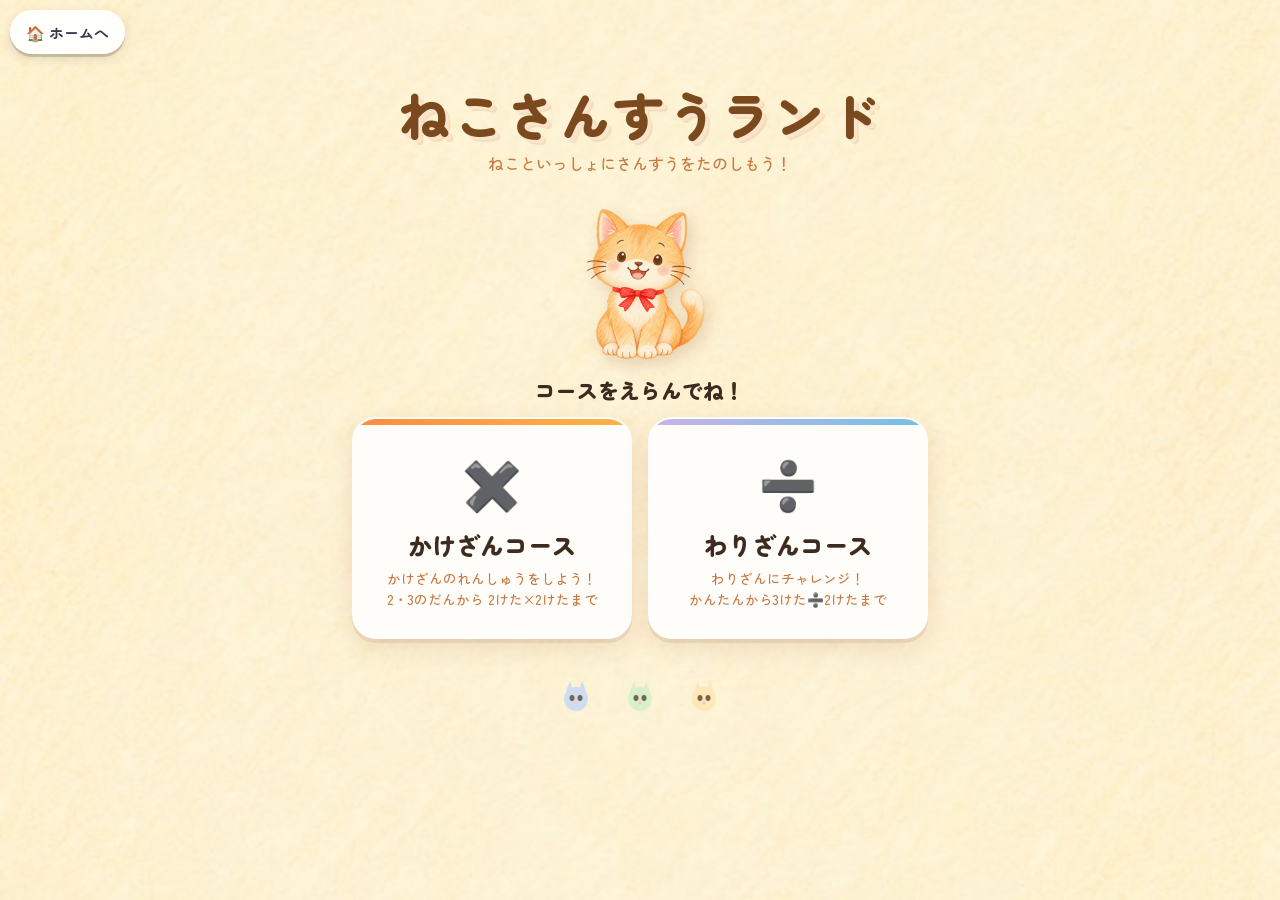
<file: neko-math.html>
<!DOCTYPE html>
<html lang="ja">
<head>
<meta charset="UTF-8">
<meta name="viewport" content="width=device-width, initial-scale=1, maximum-scale=1, user-scalable=no, viewport-fit=cover">
<title>ねこさんすうランド｜あそびのせかい</title>
<link rel="stylesheet" href="common/asobi.css">
<script src="common/asobi.js"></script>
<style>

  :root {
    --cream: #FFF8F0;
    --warm-white: #FFFDF9;
    --cat-orange: #FF8C42;
    --cat-peach: #FFB347;
    --cat-light: #FFE4CC;
    --soft-brown: #C87941;
    --deep-brown: #7A4A1E;
    --lavender: #C8B4E8;
    --mint: #8ECFC9;
    --sunny: #FFD166;
    --coral: #FF6B6B;
    --sky: #74C0E4;
    --grass: #72C472;
    --text-dark: #3D2B1F;
    --shadow: rgba(120, 60, 20, 0.12);
  }

  * { box-sizing: border-box; margin: 0; padding: 0; }

  body {
    font-family: 'M PLUS Rounded 1c', sans-serif;
    background: #fbefd6;
    min-height: 100vh;
    overflow-x: hidden;
    position: relative;
    padding-top: 52px;
  }


  /* ===== SCREENS ===== */
  .screen {
    display: none;
    min-height: calc(100vh - 52px);
    position: relative;
    z-index: 1;
    animation: fadeIn 0.4s ease;
  }
  .screen.active { display: flex; flex-direction: column; align-items: center; }

  @keyframes fadeIn {
    from { opacity: 0; transform: translateY(16px); }
    to { opacity: 1; transform: translateY(0); }
  }

  /* ===== HOME BUTTON ===== */

  /* ===== HEADER ===== */
  .game-header {
    width: 100%;
    text-align: center;
    padding: 32px 20px 16px;
  }

  .game-title {
    font-family: 'Zen Maru Gothic', sans-serif;
    font-size: clamp(1.6rem, 7vw, 3.2rem); white-space: nowrap;
    font-weight: 900;
    color: var(--deep-brown);
    letter-spacing: 0.05em;
    line-height: 1.2;
    text-shadow: 3px 3px 0 var(--cat-light), 5px 5px 0 rgba(200,150,100,0.2);
  }

  .time-mode { display: flex; align-items: center; justify-content: center; gap: 8px; margin: 4px 0 14px; font-weight: 700; color: var(--soft-brown); }
  .time-mode button { padding: 6px 16px; border-radius: 999px; border: 2px solid var(--cat-light); background: var(--warm-white); color: var(--soft-brown); font-weight: 800; font-size: 0.95rem; cursor: pointer; }
  .time-mode button.on { background: var(--cat-orange); border-color: var(--cat-orange); color: #fff; }
  .no-timer .timer-bar-bg, .no-timer #timer-label { visibility: hidden; }

  .game-subtitle {
    font-size: 1rem;
    color: var(--soft-brown);
    margin-top: 6px;
    font-weight: 500;
  }

  /* ===== CAT ILLUSTRATIONS ===== */
  .cat-svg { display: inline-block; }

  /* Big hero cat */
  .hero-cat {
    display: block;
    width: 160px;
    height: 160px;
    margin: 12px auto;
    animation: bobble 3s ease-in-out infinite;
    filter: drop-shadow(4px 6px 8px rgba(120,60,20,0.18));
  }

  @keyframes bobble {
    0%, 100% { transform: translateY(0) rotate(-1deg); }
    50% { transform: translateY(-8px) rotate(1deg); }
  }

  /* Small decorative cats */
  .deco-cats {
    display: flex;
    gap: 16px;
    justify-content: center;
    margin: 8px 0;
  }

  .deco-cat {
    width: 48px;
    opacity: 0.7;
    animation: deco-bounce 2.4s ease-in-out infinite;
  }
  .deco-cat:nth-child(2) { animation-delay: 0.4s; }
  .deco-cat:nth-child(3) { animation-delay: 0.8s; }

  @keyframes deco-bounce {
    0%, 100% { transform: translateY(0); }
    50% { transform: translateY(-5px); }
  }

  /* ===== CARDS ===== */
  .card-row {
    display: flex;
    flex-wrap: wrap;
    gap: 16px;
    justify-content: center;
    padding: 8px 20px 32px;
    width: 100%;
    max-width: 680px;
  }

  .card {
    background: var(--warm-white);
    border-radius: 24px;
    padding: 28px 32px;
    cursor: pointer;
    transition: transform 0.2s ease, box-shadow 0.2s ease;
    box-shadow: 0 4px 0 rgba(120,60,20,0.1), 0 8px 24px var(--shadow);
    border: 2.5px solid transparent;
    text-align: center;
    flex: 1;
    min-width: 200px;
    max-width: 280px;
    position: relative;
    overflow: hidden;
  }

  .card::before {
    content: '';
    position: absolute;
    top: 0; left: 0; right: 0;
    height: 6px;
    border-radius: 24px 24px 0 0;
  }

  .card-multiply::before { background: linear-gradient(90deg, var(--cat-orange), var(--cat-peach)); }
  .card-divide::before { background: linear-gradient(90deg, var(--lavender), var(--sky)); }

  .card:hover {
    transform: translateY(-6px);
    box-shadow: 0 10px 0 rgba(120,60,20,0.08), 0 16px 32px var(--shadow);
  }

  .card:active { transform: translateY(-2px); }

  .card-icon {
    font-size: 3rem;
    margin-bottom: 10px;
    display: block;
  }

  .card-title {
    font-family: 'Zen Maru Gothic', sans-serif;
    font-size: 1.5rem;
    font-weight: 900;
    color: var(--text-dark);
    margin-bottom: 6px;
  }

  .card-desc {
    font-size: 0.85rem;
    color: var(--soft-brown);
    line-height: 1.5;
  }

  /* ===== LEVEL CARDS ===== */
  .level-grid {
    display: grid;
    grid-template-columns: repeat(auto-fill, minmax(140px, 1fr));
    gap: 12px;
    padding: 8px 20px 32px;
    width: 100%;
    max-width: 600px;
  }

  .level-card {
    background: var(--warm-white);
    border-radius: 18px;
    padding: 20px 12px;
    cursor: pointer;
    text-align: center;
    transition: transform 0.18s ease, box-shadow 0.18s ease;
    box-shadow: 0 3px 0 rgba(120,60,20,0.1), 0 6px 16px var(--shadow);
  }

  .level-card:hover {
    transform: translateY(-4px) scale(1.03);
    box-shadow: 0 8px 0 rgba(120,60,20,0.08), 0 12px 24px var(--shadow);
  }

  .level-card .star-row {
    font-size: 1.1rem;
    margin-bottom: 8px;
    display: block;
  }

  .level-card .level-num {
    font-family: 'Zen Maru Gothic', sans-serif;
    font-size: 1.2rem;
    font-weight: 900;
    color: var(--text-dark);
    margin-bottom: 4px;
  }

  .level-card .level-desc {
    font-size: 0.75rem;
    color: var(--soft-brown);
    line-height: 1.4;
  }

  /* Color accents by level */
  .lv1 { border-top: 5px solid var(--grass); }
  .lv2 { border-top: 5px solid var(--mint); }
  .lv3 { border-top: 5px solid var(--sunny); }
  .lv4 { border-top: 5px solid var(--cat-orange); }
  .lv5 { border-top: 5px solid var(--coral); }
  .lv6 { border-top: 5px solid var(--coral); }

  /* ===== SECTION TITLE ===== */
  .section-title {
    font-family: 'Zen Maru Gothic', sans-serif;
    font-size: 1.3rem;
    font-weight: 900;
    color: var(--text-dark);
    margin: 24px 0 4px;
    text-align: center;
  }

  .section-badge {
    display: inline-flex;
    align-items: center;
    gap: 6px;
    background: var(--cat-light);
    color: var(--soft-brown);
    border-radius: 20px;
    padding: 4px 14px;
    font-size: 0.85rem;
    font-weight: 700;
    margin-bottom: 12px;
  }

  /* ===== GAME SCREEN ===== */
  .game-area {
    width: 100%;
    max-width: 560px;
    padding: 16px 20px 40px;
  }

  /* Progress bar */
  .progress-wrap {
    display: flex;
    align-items: center;
    gap: 10px;
    margin-bottom: 20px;
  }
  .progress-bar-bg {
    flex: 1;
    height: 12px;
    background: var(--cat-light);
    border-radius: 8px;
    overflow: hidden;
  }
  .progress-bar-fill {
    height: 100%;
    background: linear-gradient(90deg, var(--cat-orange), var(--cat-peach));
    border-radius: 8px;
    transition: width 0.4s ease;
  }
  .progress-label {
    font-size: 0.85rem;
    font-weight: 700;
    color: var(--soft-brown);
    white-space: nowrap;
  }

  /* Score */
  .score-row {
    display: flex;
    justify-content: space-between;
    align-items: center;
    margin-bottom: 16px;
  }
  .score-box {
    background: var(--warm-white);
    border-radius: 12px;
    padding: 6px 16px;
    font-weight: 700;
    font-size: 0.95rem;
    color: var(--text-dark);
    box-shadow: 0 2px 8px var(--shadow);
  }
  .score-box span { color: var(--cat-orange); font-size: 1.1rem; }

  /* Cat reaction */
  .cat-reaction {
    width: 80px;
    height: 80px;
    margin: 0 auto 12px;
    transition: transform 0.2s;
  }

  /* Question card */
  .question-card {
    background: var(--warm-white);
    border-radius: 28px;
    padding: 36px 28px;
    text-align: center;
    box-shadow: 0 6px 0 rgba(120,60,20,0.09), 0 12px 32px var(--shadow);
    margin-bottom: 20px;
    position: relative;
    overflow: hidden;
  }

  .question-card::after {
    content: '🐾';
    position: absolute;
    bottom: -8px;
    right: 10px;
    font-size: 3rem;
    opacity: 0.06;
    transform: rotate(20deg);
  }

  .question-text {
    font-family: 'Zen Maru Gothic', sans-serif;
    font-size: clamp(2rem, 9vw, 3.5rem);
    font-weight: 900;
    color: var(--text-dark);
    letter-spacing: 0.08em;
    margin-bottom: 4px;
  }

  .question-hint {
    font-size: 0.85rem;
    color: #aaa;
    margin-top: 6px;
  }

  /* Answer input */
  .answer-section {
    display: flex;
    gap: 10px;
    margin-bottom: 14px;
  }

  .answer-input {
    flex: 1;
    min-width: 0; width: 100%; /* 「こたえる！」ボタンを押し出さない */
    font-family: 'Zen Maru Gothic', sans-serif;
    font-size: 2rem;
    font-weight: 900;
    text-align: center;
    border: 3px solid var(--cat-light);
    border-radius: 16px;
    padding: 12px 16px;
    background: var(--cream);
    color: var(--text-dark);
    outline: none;
    transition: border-color 0.2s;
  }

  .answer-input:focus {
    border-color: var(--cat-orange);
    background: var(--warm-white);
  }

  .answer-input.correct { border-color: var(--grass); background: #f0fff0; }
  .answer-input.wrong { border-color: var(--coral); background: #fff0f0; animation: shake 0.4s ease; }

  @keyframes shake {
    0%, 100% { transform: translateX(0); }
    20% { transform: translateX(-8px); }
    40% { transform: translateX(8px); }
    60% { transform: translateX(-6px); }
    80% { transform: translateX(6px); }
  }

  .btn-submit {
    flex: none;
    background: linear-gradient(135deg, var(--cat-orange), var(--cat-peach));
    border: none;
    border-radius: 16px;
    padding: 12px 24px;
    color: white;
    font-family: 'Zen Maru Gothic', sans-serif;
    font-size: 1.3rem;
    font-weight: 900;
    cursor: pointer;
    box-shadow: 0 4px 0 var(--soft-brown);
    transition: transform 0.15s, box-shadow 0.15s;
    white-space: nowrap;
  }
  .btn-submit:hover { transform: translateY(-2px); box-shadow: 0 6px 0 var(--soft-brown); }
  .btn-submit:active { transform: translateY(2px); box-shadow: 0 2px 0 var(--soft-brown); }

  /* Feedback toast */
  .feedback {
    text-align: center;
    font-family: 'Zen Maru Gothic', sans-serif;
    font-size: 1.4rem;
    font-weight: 900;
    line-height: 1.35;
    white-space: pre-line;
    min-height: 2.7em; /* 2行ぶん空けておく（言葉の長さで下の数字ボタンが動かないように） */
    transition: color 0.3s;
  }
  .feedback.correct { color: var(--grass); }
  .feedback.wrong { color: var(--coral); }

  /* Number pad for mobile feel */
  .numpad {
    display: grid;
    grid-template-columns: repeat(4, 1fr);
    gap: 8px;
    margin-top: 12px;
  }
  .numpad-btn {
    background: var(--warm-white);
    border: 2px solid var(--cat-light);
    border-radius: 12px;
    padding: 14px 8px;
    font-family: 'Zen Maru Gothic', sans-serif;
    font-size: 1.3rem;
    font-weight: 900;
    color: var(--text-dark);
    cursor: pointer;
    transition: all 0.15s;
    box-shadow: 0 2px 0 rgba(120,60,20,0.08);
  }
  .numpad-btn:hover { background: var(--cat-light); transform: translateY(-2px); }
  .numpad-btn:active { transform: translateY(1px); }
  .numpad-btn.clear { color: var(--coral); }
  .numpad-btn.submit-num { background: linear-gradient(135deg, var(--cat-orange), var(--cat-peach)); color: white; border-color: var(--cat-orange); }

  /* ===== RESULT SCREEN ===== */
  .result-box {
    background: var(--warm-white);
    border-radius: 28px;
    padding: 40px 32px;
    text-align: center;
    box-shadow: 0 8px 0 rgba(120,60,20,0.09), 0 16px 40px var(--shadow);
    max-width: 420px;
    width: calc(100% - 40px);
    margin: 20px auto;
  }

  .result-title {
    font-family: 'Zen Maru Gothic', sans-serif;
    font-size: 2rem;
    font-weight: 900;
    color: var(--text-dark);
    margin: 16px 0 8px;
  }

  .result-score {
    font-family: 'Zen Maru Gothic', sans-serif;
    font-size: 3.5rem;
    font-weight: 900;
    color: var(--cat-orange);
    margin: 8px 0;
  }

  .result-stars {
    font-size: 2.2rem;
    margin: 8px 0 20px;
    letter-spacing: 4px;
  }

  .result-message {
    font-size: 1rem;
    color: var(--soft-brown);
    margin-bottom: 28px;
    line-height: 1.6;
  }

  .btn-row {
    display: flex;
    flex-wrap: wrap;
    gap: 10px;
    justify-content: center;
  }

  .btn-primary {
    background: linear-gradient(135deg, var(--cat-orange), var(--cat-peach));
    border: none;
    border-radius: 16px;
    padding: 14px 28px;
    color: white;
    font-family: 'Zen Maru Gothic', sans-serif;
    font-size: 1.1rem;
    font-weight: 900;
    cursor: pointer;
    box-shadow: 0 4px 0 var(--soft-brown);
    transition: transform 0.15s, box-shadow 0.15s;
  }
  .btn-primary:hover { transform: translateY(-2px); box-shadow: 0 6px 0 var(--soft-brown); }
  .btn-primary:active { transform: translateY(2px); box-shadow: 0 2px 0 var(--soft-brown); }

  .btn-secondary {
    background: var(--cream);
    border: 2px solid var(--cat-light);
    border-radius: 16px;
    padding: 12px 24px;
    color: var(--soft-brown);
    font-family: 'Zen Maru Gothic', sans-serif;
    font-size: 1rem;
    font-weight: 700;
    cursor: pointer;
    transition: all 0.15s;
  }
  .btn-secondary:hover { background: var(--cat-light); }

  /* Confetti particles */
  .confetti-wrap {
    position: fixed;
    inset: 0;
    pointer-events: none;
    z-index: 100;
    overflow: hidden;
  }
  .confetto {
    position: absolute;
    width: 10px;
    height: 10px;
    border-radius: 2px;
    animation: fall linear forwards;
  }
  @keyframes fall {
    0% { transform: translateY(-20px) rotate(0deg); opacity: 1; }
    100% { transform: translateY(110vh) rotate(720deg); opacity: 0; }
  }

  /* Floating emoji on correct answer */
  .float-up {
    position: fixed;
    font-size: 2.5rem;
    pointer-events: none;
    z-index: 99;
    animation: floatUp 1.2s ease forwards;
  }
  @keyframes floatUp {
    0% { transform: translateY(0) scale(0.5); opacity: 1; }
    100% { transform: translateY(-120px) scale(1.2); opacity: 0; }
  }

  /* Heart particles around cat */
  .heart-particle {
    position: absolute;
    pointer-events: none;
    z-index: 50;
    font-size: 1.4rem;
    animation: heartFloat var(--dur) ease forwards;
  }
  @keyframes heartFloat {
    0%   { transform: translate(0,0) scale(0.2) rotate(var(--rot0)); opacity: 1; }
    50%  { opacity: 1; }
    100% { transform: translate(var(--tx), var(--ty)) scale(1.0) rotate(var(--rot1)); opacity: 0; }
  }

  /* Cat wrapper needs relative pos for hearts */
  #cat-wrap {
    position: relative;
    display: inline-block;
    width: 80px;
    height: 80px;
  }

  /* Tear drops */
  .cat-tear {
    position: absolute;
    width: 5px;
    height: 8px;
    border-radius: 50% 50% 50% 50% / 40% 40% 60% 60%;
    background: #74C0E4;
    opacity: 0;
    animation: tearDrop 1.2s ease-in forwards;
  }
  @keyframes tearDrop {
    0%   { opacity: 0.9; transform: translateY(0); }
    100% { opacity: 0;   transform: translateY(20px); }
  }

  @keyframes sadShake {
    0%, 100% { transform: rotate(0deg) translateY(0); }
    20%       { transform: rotate(-5deg) translateY(1px); }
    40%       { transform: rotate(5deg) translateY(1px); }
    60%       { transform: rotate(-4deg) translateY(0px); }
    80%       { transform: rotate(4deg) translateY(0px); }
  }

  /* Timer */
  .timer-bar-bg {
    width: 100%;
    height: 8px;
    background: var(--cat-light);
    border-radius: 6px;
    margin-top: 10px;
    overflow: hidden;
  }
  .timer-bar-fill {
    height: 100%;
    background: linear-gradient(90deg, var(--grass), var(--sunny));
    border-radius: 6px;
    transition: width 0.1s linear;
  }
  .timer-bar-fill.warn { background: linear-gradient(90deg, var(--cat-orange), var(--coral)); }

  /* Responsive */
  @media (max-width: 480px) {
    .card-row { gap: 12px; }
    .card { padding: 20px 16px; }
    .question-text { font-size: 2.2rem; }
    .answer-input { font-size: 1.6rem; }
  }
  body::before { background-image: url('images/bg/neko.jpg'); } /* 背景の絵（common/asobi.css の固定の層） */
</style>
</head>
<body data-asobi="game">


<!-- ===== TITLE SCREEN ===== -->
<div id="screen-title" class="screen active">
  <div class="game-header">
    <div class="game-title">ねこさんすうランド</div>
    <div class="game-subtitle">ねこといっしょにさんすうをたのしもう！</div>
  </div>

  <img class="hero-cat" src="images/chara/neko.png" alt="">

  <p class="section-title" style="margin-top:0;">コースをえらんでね！</p>

  <div class="card-row">
    <div class="card card-multiply" onclick="selectCourse('multiply')">
      <span class="card-icon">✖️</span>
      <div class="card-title">かけざんコース</div>
      <div class="card-desc">かけざんのれんしゅうをしよう！<br>2・3のだんから 2けた×2けたまで</div>
    </div>
    <div class="card card-divide" onclick="selectCourse('divide')">
      <span class="card-icon">➗</span>
      <div class="card-title">わりざんコース</div>
      <div class="card-desc">わりざんにチャレンジ！<br>かんたんから3けた➗2けたまで</div>
    </div>
  </div>

  <div class="deco-cats">
    <svg class="deco-cat" viewBox="0 0 48 48">
      <circle cx="24" cy="20" r="12" fill="#B8D4FF"/>
      <polygon points="14,12 18,2 22,14" fill="#B8D4FF"/>
      <polygon points="26,14 30,2 34,12" fill="#B8D4FF"/>
      <ellipse cx="20" cy="19" rx="2.5" ry="3" fill="#3D2B1F"/>
      <ellipse cx="28" cy="19" rx="2.5" ry="3" fill="#3D2B1F"/>
      <ellipse cx="24" cy="24" rx="2" ry="1.5" fill="#FFB0C8"/>
    </svg>
    <svg class="deco-cat" viewBox="0 0 48 48">
      <circle cx="24" cy="20" r="12" fill="#C8F0C8"/>
      <polygon points="14,12 18,2 22,14" fill="#C8F0C8"/>
      <polygon points="26,14 30,2 34,12" fill="#C8F0C8"/>
      <ellipse cx="20" cy="19" rx="2.5" ry="3" fill="#3D2B1F"/>
      <ellipse cx="28" cy="19" rx="2.5" ry="3" fill="#3D2B1F"/>
      <ellipse cx="24" cy="24" rx="2" ry="1.5" fill="#FFB0C8"/>
    </svg>
    <svg class="deco-cat" viewBox="0 0 48 48">
      <circle cx="24" cy="20" r="12" fill="#FFE4A8"/>
      <polygon points="14,12 18,2 22,14" fill="#FFE4A8"/>
      <polygon points="26,14 30,2 34,12" fill="#FFE4A8"/>
      <ellipse cx="20" cy="19" rx="2.5" ry="3" fill="#3D2B1F"/>
      <ellipse cx="28" cy="19" rx="2.5" ry="3" fill="#3D2B1F"/>
      <ellipse cx="24" cy="24" rx="2" ry="1.5" fill="#FFB0C8"/>
    </svg>
  </div>
</div>

<!-- ===== LEVEL SCREEN ===== -->
<div id="screen-level" class="screen">
  <div class="game-header">
    <div id="level-course-title" class="game-title"></div>
    <div class="game-subtitle">レベルをえらんでね！</div>
  </div>

  <!-- じかん：さいしょは「なし」。「チャレンジ」は じかんせいげんあり（まえの あそびかた） -->
  <div class="time-mode">
    <span>⏱ じかん</span>
    <button type="button" id="tm-off" onclick="setTimeMode(false)">なし</button>
    <button type="button" id="tm-on" onclick="setTimeMode(true)">チャレンジ</button>
  </div>

  <div id="level-grid" class="level-grid"></div>
</div>

<!-- ===== GAME SCREEN ===== -->
<div id="screen-game" class="screen">
  <div class="game-area">
    <!-- Top bar -->
    <div class="score-row">
      <div class="score-box">もんだい <span id="q-num">1</span>/<span id="q-total">10</span></div>
      <div class="score-box">⭐ <span id="current-score">0</span></div>
    </div>

    <!-- Progress -->
    <div class="progress-wrap">
      <div class="progress-bar-bg"><div class="progress-bar-fill" id="progress-fill" style="width:0%"></div></div>
      <div class="progress-label" id="timer-label">⏱ 30</div>
    </div>
    <div class="timer-bar-bg"><div class="timer-bar-fill" id="timer-fill" style="width:100%"></div></div>

    <!-- Cat reaction -->
    <div style="text-align:center;margin:12px 0 8px;">
      <div id="cat-wrap" style="position:relative;display:inline-block;width:80px;height:80px;">
      <svg id="game-cat" class="cat-reaction" viewBox="0 0 80 80" style="position:relative;z-index:1;">
        <circle cx="40" cy="34" r="20" fill="#FFCBA4"/>
        <polygon points="22,22 28,8 34,24" fill="#FFCBA4"/>
        <polygon points="46,24 52,8 58,22" fill="#FFCBA4"/>
        <ellipse cx="33" cy="33" rx="4" ry="4.5" fill="#4A3728" id="cat-eye-l"/>
        <ellipse cx="47" cy="33" rx="4" ry="4.5" fill="#4A3728" id="cat-eye-r"/>
        <circle cx="34.5" cy="31.5" r="1.5" fill="white"/>
        <circle cx="48.5" cy="31.5" r="1.5" fill="white"/>
        <ellipse cx="40" cy="39" rx="2.5" ry="2" fill="#FF9DB5" id="cat-nose"/>
        <path d="M37 42 Q40 46 43 42" stroke="#C87060" stroke-width="1" fill="none" stroke-linecap="round" id="cat-mouth"/>
        <line x1="18" y1="37" x2="34" y2="39" stroke="#C87060" stroke-width="0.8" opacity="0.4"/>
        <line x1="17" y1="41" x2="34" y2="41" stroke="#C87060" stroke-width="0.8" opacity="0.4"/>
        <line x1="46" y1="39" x2="62" y2="37" stroke="#C87060" stroke-width="0.8" opacity="0.4"/>
        <line x1="46" y1="41" x2="63" y2="41" stroke="#C87060" stroke-width="0.8" opacity="0.4"/>
        <ellipse cx="40" cy="58" rx="18" ry="16" fill="#FFCBA4"/>
        <ellipse cx="40" cy="63" rx="10" ry="9" fill="#FFE4D4"/>
        <ellipse cx="26" cy="72" rx="8" ry="6" fill="#FFCBA4"/>
        <ellipse cx="54" cy="72" rx="8" ry="6" fill="#FFCBA4"/>
      </svg>
      </div><!-- end cat-wrap -->
    </div>

    <!-- Question -->
    <div class="question-card">
      <div class="question-text" id="question-display">？？？</div>
      <div class="question-hint" id="question-hint"></div>
    </div>

    <!-- Answer section -->
    <div class="answer-section">
      <!-- 入力は下の数字ボタンだけ（iPhone のキーボードを出さない＝画面が動かない） -->
      <input type="text" inputmode="none" readonly tabindex="-1" class="answer-input" id="answer-input" placeholder="？" autocomplete="off"/>
      <button class="btn-submit" onclick="submitAnswer()">こたえる！</button>
    </div>

    <!-- Feedback -->
    <div class="feedback" id="feedback-text"></div>

    <!-- Numpad -->
    <div class="numpad">
      <button class="numpad-btn" onclick="numpadInput('7')">7</button>
      <button class="numpad-btn" onclick="numpadInput('8')">8</button>
      <button class="numpad-btn" onclick="numpadInput('9')">9</button>
      <button class="numpad-btn clear" onclick="numpadInput('clear')">⌫</button>
      <button class="numpad-btn" onclick="numpadInput('4')">4</button>
      <button class="numpad-btn" onclick="numpadInput('5')">5</button>
      <button class="numpad-btn" onclick="numpadInput('6')">6</button>
      <button class="numpad-btn clear" onclick="numpadInput('reset')">C</button>
      <button class="numpad-btn" onclick="numpadInput('1')">1</button>
      <button class="numpad-btn" onclick="numpadInput('2')">2</button>
      <button class="numpad-btn" onclick="numpadInput('3')">3</button>
      <button class="numpad-btn" onclick="numpadInput('0')">0</button>
    </div>
  </div>
</div>

<!-- ===== RESULT SCREEN ===== -->
<div id="screen-result" class="screen">
  <div class="result-box">
    <svg id="result-cat" viewBox="0 0 120 120" width="120" height="120" style="margin:0 auto;display:block;animation:bobble 2s ease-in-out infinite;">
      <circle cx="60" cy="52" r="30" fill="#FFCBA4"/>
      <polygon points="33,34 41,12 51,36" fill="#FFCBA4"/>
      <polygon points="69,36 79,12 87,34" fill="#FFCBA4"/>
      <ellipse cx="50" cy="50" rx="6" ry="7" fill="#4A3728" id="r-eye-l"/>
      <ellipse cx="70" cy="50" rx="6" ry="7" fill="#4A3728" id="r-eye-r"/>
      <circle cx="52" cy="48" r="2" fill="white"/>
      <circle cx="72" cy="48" r="2" fill="white"/>
      <ellipse cx="60" cy="59" rx="4" ry="3" fill="#FF9DB5"/>
      <path id="r-mouth" d="M55 63 Q60 70 65 63" stroke="#C87060" stroke-width="1.5" fill="none" stroke-linecap="round"/>
      <ellipse cx="60" cy="90" rx="28" ry="25" fill="#FFCBA4"/>
      <ellipse cx="60" cy="97" rx="14" ry="13" fill="#FFE4D4"/>
    </svg>
    <div class="result-title" id="result-title">よくできました！</div>
    <div class="result-score" id="result-score">10 / 10</div>
    <div class="result-stars" id="result-stars">⭐⭐⭐</div>
    <div class="result-message" id="result-message">ぜんもんせいかい！すごい！</div>
    <div class="btn-row">
      <button class="btn-primary" onclick="retryGame()">もういちど ▶</button>
      <button class="btn-secondary" onclick="showScreen('level')">レベルをかえる</button>
      <button class="btn-secondary" onclick="showScreen('title')">コースえらびへ</button>
    </div>
  </div>
</div>

<!-- Confetti container -->
<div class="confetti-wrap" id="confetti-wrap"></div>

<script>
// ===== STATE =====
let currentCourse = 'multiply';
let currentLevel = 1;
let questions = [];
let currentQ = 0;
let score = 0;
let totalQ = 10;
let timerInterval = null;
let timeLeft = 30;
let maxTime = 30;
let answered = false;
let wrongCount = 0;

// ===== LEVEL CONFIGS =====
const LEVELS = {
  multiply: [
    { id: 1, name: 'レベル1', stars: '⭐', desc: '2・3のだん', gen: () => mulGen(2,3, 1,9) },
    { id: 2, name: 'レベル2', stars: '⭐', desc: '4・5のだん', gen: () => mulGen(4,5, 1,9) },
    { id: 3, name: 'レベル3', stars: '⭐⭐', desc: '6〜9のだん', gen: () => mulGen(6,9, 1,9) },
    { id: 4, name: 'レベル4', stars: '⭐⭐⭐', desc: '10〜20×1けた', gen: () => mulGen(10,20, 2,9) },
    { id: 5, name: 'レベル5', stars: '⭐⭐⭐⭐', desc: '2けた×1けた', gen: () => mulGen(10,99, 2,9) },
    { id: 6, name: 'レベル6', stars: '⭐⭐⭐⭐⭐', desc: '2けた×2けた', gen: () => mulGen(10,99, 10,99) },
  ],
  divide: [
    { id: 1, name: 'レベル1', stars: '⭐', desc: 'わりきれる÷1けた', gen: () => divGen(9) },
    { id: 2, name: 'レベル2', stars: '⭐⭐', desc: '2けた÷1けた', gen: () => divGenBig(10,99, 2,9) },
    { id: 3, name: 'レベル3', stars: '⭐⭐⭐', desc: '3けた÷1けた', gen: () => divGenBig(100,999, 2,9) },
    { id: 4, name: 'レベル4', stars: '⭐⭐⭐⭐', desc: '2けた÷2けた', gen: () => divGenBig(10,99, 10,99) },
    { id: 5, name: 'レベル5', stars: '⭐⭐⭐⭐⭐', desc: '3けた÷2けた', gen: () => divGenBig(100,999, 10,99) },
  ]
};

// ===== QUESTION GENERATORS =====
function rand(min, max) { return Math.floor(Math.random() * (max - min + 1)) + min; }

function mulGen(aMin, aMax, bMin, bMax) {
  const a = rand(aMin, aMax);
  const b = rand(bMin, bMax);
  return { display: `${a} × ${b} = ？`, answer: a * b, hint: '' };
}

function divGen(bMax) {
  // quotient * divisor = dividend
  const b = rand(2, bMax);
  const q = rand(1, 9);
  const a = b * q;
  return { display: `${a} ÷ ${b} = ？`, answer: q, hint: 'わりきれるよ' };
}

function divGenBig(aMin, aMax, bMin, bMax) {
  // Make sure b divides a evenly
  let tries = 0;
  while (tries < 50) {
    const b = rand(Math.max(bMin, 2), bMax);
    // pick answer between 1 and 99
    const q = rand(1, Math.min(99, Math.floor(aMax / b)));
    const a = b * q;
    if (a >= aMin && a <= aMax) {
      return { display: `${a} ÷ ${b} = ？`, answer: q, hint: 'わりきれるよ' };
    }
    tries++;
  }
  // fallback
  return divGen(9);
}

// ===== SCREEN MANAGEMENT =====
function showScreen(name) {
  if (name !== 'game') clearInterval(timerInterval); // ゲームから ぬけたら じかんを とめる
  document.querySelectorAll('.screen').forEach(s => s.classList.remove('active'));
  document.getElementById('screen-' + name).classList.add('active');
  window.scrollTo(0, 0);
  // 左上のボタン：さいしょの画面では「ホームへ」、ゲーム中・けっかは レベルえらびへ、レベルえらびは さいしょへ
  Asobi.setBack(name === 'title' ? null : (name === 'level' ? () => showScreen('title') : () => showScreen('level')));
}

// ===== COURSE SELECTION =====
// じかんせいげん：さいしょは なし。えらんだものは おぼえておく
let timedMode = false;
try { timedMode = localStorage.getItem('asobi.neko.timed') === '1'; } catch (e) {}
let tries = 0; // この もんだいで まちがえた かず
function setTimeMode(on) {
  timedMode = on;
  try { localStorage.setItem('asobi.neko.timed', on ? '1' : '0'); } catch (e) {}
  document.getElementById('tm-off').classList.toggle('on', !on);
  document.getElementById('tm-on').classList.toggle('on', on);
}

function selectCourse(course) {
  currentCourse = course;
  const title = course === 'multiply' ? '✖️ かけざんコース' : '➗ わりざんコース';
  document.getElementById('level-course-title').textContent = title;
  buildLevelGrid();
  setTimeMode(timedMode);
  showScreen('level');
}

function buildLevelGrid() {
  const grid = document.getElementById('level-grid');
  grid.innerHTML = '';
  const levels = LEVELS[currentCourse];
  levels.forEach((lv, i) => {
    const card = document.createElement('div');
    card.className = `level-card lv${i + 1}`;
    card.innerHTML = `
      <span class="star-row">${lv.stars}</span>
      <div class="level-num">${lv.name}</div>
      <div class="level-desc">${lv.desc}</div>
    `;
    card.onclick = () => startGame(i);
    grid.appendChild(card);
  });
}

// ===== GAME =====
function startGame(levelIndex) {
  currentLevel = levelIndex;
  score = 0;
  currentQ = 0;
  wrongCount = 0;
  totalQ = 10;

  // Generate questions
  const levelConf = LEVELS[currentCourse][levelIndex];
  questions = [];
  for (let i = 0; i < totalQ; i++) questions.push(levelConf.gen());

  showScreen('game');
  setCatNeutral();
  showQuestion();
}

function showQuestion() {
  answered = false;
  tries = 0;
  const q = questions[currentQ];
  document.getElementById('question-display').textContent = q.display;
  document.getElementById('question-hint').textContent = q.hint || '';
  document.getElementById('q-num').textContent = currentQ + 1;
  document.getElementById('q-total').textContent = totalQ;
  document.getElementById('current-score').textContent = score;
  document.getElementById('answer-input').value = '';
  document.getElementById('answer-input').className = 'answer-input';
  document.getElementById('feedback-text').textContent = '';
  document.getElementById('feedback-text').className = 'feedback';

  // Progress
  document.getElementById('progress-fill').style.width = (currentQ / totalQ * 100) + '%';

  // Timer（じかん なし のときは 出さない・はからない）
  document.getElementById('screen-game').classList.toggle('no-timer', !timedMode);
  clearInterval(timerInterval);
  if (timedMode) { maxTime = getTimeLimit(); resetTimer(); }
}

function getTimeLimit() {
  const base = [30, 25, 22, 20, 18];
  return base[currentLevel] || 20;
}

function resetTimer() {
  clearInterval(timerInterval);
  timeLeft = maxTime;
  updateTimerDisplay();
  timerInterval = setInterval(() => {
    timeLeft -= 0.1;
    updateTimerDisplay();
    if (timeLeft <= 0) {
      clearInterval(timerInterval);
      if (!answered) timeUp();
    }
  }, 100);
}

function updateTimerDisplay() {
  const pct = Math.max(0, timeLeft / maxTime * 100);
  const fill = document.getElementById('timer-fill');
  fill.style.width = pct + '%';
  fill.className = 'timer-bar-fill' + (timeLeft < maxTime * 0.3 ? ' warn' : '');
  document.getElementById('timer-label').textContent = '⏱ ' + Math.ceil(timeLeft);
}

function timeUp() {
  answered = true;
  wrongCount++;
  showFeedback(false, '⏰ じかんぎれ！こたえは ' + questions[currentQ].answer);
  setCatSad();
  setTimeout(nextQuestion, 2000);
}

function submitAnswer() {
  if (answered) return;
  const val = parseInt(document.getElementById('answer-input').value);
  if (isNaN(val)) {
    document.getElementById('answer-input').style.borderColor = '#aaa';
    return;
  }
  checkAnswer(val);
}

function checkAnswer(val) {
  answered = true;
  clearInterval(timerInterval);
  const correct = questions[currentQ].answer;

  if (val === correct) {
    score++;
    soundCorrect();
    document.getElementById('answer-input').classList.add('correct');
    showFeedback(true, getCorrectMsg());
    setCatHappy();
    document.getElementById('current-score').textContent = score;
    setTimeout(nextQuestion, 1200);
  } else if (!timedMode && tries === 0) {
    // じかん なし：1かいめの まちがいは、もういちど こたえられる（ねこは おうえん）
    tries++;
    soundWrong();
    const inp = document.getElementById('answer-input');
    inp.classList.add('wrong');
    showFeedback(false, 'おしい！ もういちど かんがえてみよう');
    setTimeout(() => { inp.value = ''; inp.className = 'answer-input'; answered = false; }, 700);
  } else {
    wrongCount++;
    soundWrong();
    document.getElementById('answer-input').classList.add('wrong');
    showFeedback(false, `こたえは ${correct} だよ。つぎ がんばろう！`);
    if (timedMode) setCatSad();
    setTimeout(nextQuestion, 2200);
  }
}

function showFeedback(ok, msg) {
  const el = document.getElementById('feedback-text');
  el.textContent = msg;
  el.className = 'feedback ' + (ok ? 'correct' : 'wrong');
}

function nextQuestion() {
  // とちゅうで「もどる」したあとに、まえの もんだいの つづきが 動かないように
  if (!document.getElementById('screen-game').classList.contains('active')) return;
  currentQ++;
  if (currentQ >= totalQ) {
    showResult();
  } else {
    setCatNeutral();
    showQuestion();
  }
}

// ===== CAT EXPRESSIONS =====
function setCatHappy() {
  // Big smile, squinty happy eyes
  document.getElementById('cat-mouth').setAttribute('d', 'M34 42 Q40 50 46 42');
  document.getElementById('cat-eye-l').setAttribute('rx', '5');
  document.getElementById('cat-eye-l').setAttribute('ry', '1.8');
  document.getElementById('cat-eye-r').setAttribute('rx', '5');
  document.getElementById('cat-eye-r').setAttribute('ry', '1.8');
  const cat = document.getElementById('game-cat');
  cat.style.animation = 'none';
  void cat.offsetWidth;
  cat.style.animation = 'bobble 0.35s ease-in-out 4';
  // Spawn hearts around cat
  spawnHearts();
}

function setCatSad() {
  // Sad droopy mouth, teary tilted eyes, ω shape
  document.getElementById('cat-mouth').setAttribute('d', 'M36 46 Q40 41 44 46');
  // Tilted sad eyes (drawn as arcs pointing down at outer edge)
  document.getElementById('cat-eye-l').setAttribute('rx', '4.5');
  document.getElementById('cat-eye-l').setAttribute('ry', '4');
  document.getElementById('cat-eye-r').setAttribute('rx', '4.5');
  document.getElementById('cat-eye-r').setAttribute('ry', '4');
  // Sad wobble
  const cat = document.getElementById('game-cat');
  cat.style.animation = 'none';
  void cat.offsetWidth;
  cat.style.animation = 'sadShake 0.5s ease 2';
  // Tears
  spawnTears();
}

function setCatNeutral() {
  document.getElementById('cat-mouth').setAttribute('d', 'M37 42 Q40 46 43 42');
  document.getElementById('cat-eye-l').setAttribute('rx', '4');
  document.getElementById('cat-eye-l').setAttribute('ry', '4.5');
  document.getElementById('cat-eye-r').setAttribute('rx', '4');
  document.getElementById('cat-eye-r').setAttribute('ry', '4.5');
  const cat = document.getElementById('game-cat');
  cat.style.animation = '';
  // Remove tears
  document.querySelectorAll('.cat-tear').forEach(t => t.remove());
}

function spawnHearts() {
  const wrap = document.getElementById('cat-wrap');
  // Remove old ones
  wrap.querySelectorAll('.heart-particle').forEach(h => h.remove());
  const angles = [290, 320, 350, 20, 50, 80, 110, 240];
  const emojis = ['💕','❤️','💖','💗','💓','💝'];
  angles.forEach((angle, i) => {
    const h = document.createElement('div');
    h.className = 'heart-particle';
    h.textContent = emojis[i % emojis.length];
    const rad = (angle * Math.PI) / 180;
    const dist = 55 + Math.random() * 25;
    const tx = Math.cos(rad) * dist;
    const ty = Math.sin(rad) * dist;
    const dur = (0.7 + Math.random() * 0.5).toFixed(2) + 's';
    const rot0 = (Math.random() * 40 - 20).toFixed(0) + 'deg';
    const rot1 = (Math.random() * 80 - 40).toFixed(0) + 'deg';
    h.style.cssText = `
      left: 50%; top: 50%;
      margin-left: -12px; margin-top: -12px;
      --tx: ${tx}px; --ty: ${ty}px;
      --dur: ${dur};
      --rot0: ${rot0}; --rot1: ${rot1};
      animation-delay: ${(i * 0.06).toFixed(2)}s;
    `;
    wrap.appendChild(h);
    setTimeout(() => h.remove(), 1500);
  });
}

function spawnTears() {
  const wrap = document.getElementById('cat-wrap');
  wrap.querySelectorAll('.cat-tear').forEach(t => t.remove());
  // Left tear
  const tl = document.createElement('div');
  tl.className = 'cat-tear';
  tl.style.cssText = 'left:20px; top:36px; animation-delay:0.1s;';
  // Right tear
  const tr = document.createElement('div');
  tr.className = 'cat-tear';
  tr.style.cssText = 'left:54px; top:36px; animation-delay:0.25s;';
  wrap.appendChild(tl);
  wrap.appendChild(tr);
  setTimeout(() => { tl.remove(); tr.remove(); }, 1600);
}

// ===== RESULT =====
function showResult() {
  clearInterval(timerInterval);
  const pct = score / totalQ;

  // Stars
  let stars, title, message;
  if (pct === 1) {
    stars = '⭐⭐⭐'; title = 'かんぺき！🎉'; message = `${totalQ}もんぜんぶせいかい！\nねこもよろこんでいるよ！ にゃー！`;
    setTimeout(launchConfetti, 100);
    setResultCatHappy();
  } else if (pct >= 0.7) {
    stars = '⭐⭐'; title = 'よくできました！'; message = `${score}/${totalQ}もんせいかい！\nもうすこしでかんぺき！`;
    setResultCatHappy();
  } else if (pct >= 0.4) {
    stars = '⭐'; title = 'がんばったね！'; message = `${score}/${totalQ}もんせいかい。\nもういちどちょうせんしてみよう！`;
    setResultCatNeutral();
  } else {
    stars = ''; title = 'またちょうせん！'; message = `${score}/${totalQ}もんせいかい。\nれんしゅうしてまたきてね！`;
    setResultCatSad();
  }

  document.getElementById('result-title').textContent = title;
  document.getElementById('result-score').textContent = `${score} / ${totalQ}`;
  document.getElementById('result-stars').textContent = stars || '🐾';
  document.getElementById('result-message').textContent = message;

  showScreen('result');
}

function setResultCatHappy() {
  document.getElementById('r-mouth').setAttribute('d', 'M54 65 Q60 72 66 65');
  document.getElementById('r-eye-l').setAttribute('ry', '3');
  document.getElementById('r-eye-r').setAttribute('ry', '3');
}
function setResultCatNeutral() {
  document.getElementById('r-mouth').setAttribute('d', 'M55 63 Q60 70 65 63');
  document.getElementById('r-eye-l').setAttribute('ry', '7');
  document.getElementById('r-eye-r').setAttribute('ry', '7');
}
function setResultCatSad() {
  document.getElementById('r-mouth').setAttribute('d', 'M55 68 Q60 63 65 68');
  document.getElementById('r-eye-l').setAttribute('ry', '7');
  document.getElementById('r-eye-r').setAttribute('ry', '7');
}

function retryGame() { startGame(currentLevel); }

// ===== NUMPAD =====
function numpadInput(val) {
  const inp = document.getElementById('answer-input');
  if (answered) return;
  if (val === 'clear') {
    inp.value = inp.value.toString().slice(0, -1);
  } else if (val === 'reset') {
    inp.value = '';
  } else {
    const cur = inp.value.toString();
    if (cur.length >= 5) return;
    inp.value = cur + val;
  }
}

// ===== KEYBOARD =====
// パソコンのキーボードでも：数字・けす・Enter
document.addEventListener('keydown', e => {
  if (e.key === 'Enter') submitAnswer();
  else if (/^[0-9]$/.test(e.key)) numpadInput(e.key);
  else if (e.key === 'Backspace') { e.preventDefault(); numpadInput('clear'); }
});

// ===== EFFECTS =====
function spawnFloat(emoji, nearEl) {
  const el = document.createElement('div');
  el.className = 'float-up';
  el.textContent = emoji;
  const rect = nearEl.getBoundingClientRect();
  el.style.left = (rect.left + rect.width / 2 - 20) + 'px';
  el.style.top = (rect.top - 10) + 'px';
  document.body.appendChild(el);
  setTimeout(() => el.remove(), 1300);
}

function launchConfetti() {
  const wrap = document.getElementById('confetti-wrap');
  const colors = ['#FF8C42','#FFD166','#72C472','#74C0E4','#C8B4E8','#FF6B6B','#FFB347'];
  for (let i = 0; i < 60; i++) {
    const el = document.createElement('div');
    el.className = 'confetto';
    el.style.left = Math.random() * 100 + 'vw';
    el.style.top = '-20px';
    el.style.background = colors[Math.floor(Math.random() * colors.length)];
    el.style.width = (6 + Math.random() * 8) + 'px';
    el.style.height = (6 + Math.random() * 8) + 'px';
    el.style.borderRadius = Math.random() > 0.5 ? '50%' : '2px';
    el.style.animationDuration = (1.5 + Math.random() * 2) + 's';
    el.style.animationDelay = (Math.random() * 0.8) + 's';
    wrap.appendChild(el);
  }
  setTimeout(() => wrap.innerHTML = '', 4000);
}

// ===== SOUND ENGINE (Web Audio API) =====
let audioCtx = null;

function getAudioCtx() {
  if (!audioCtx) audioCtx = new (window.AudioContext || window.webkitAudioContext)();
  return audioCtx;
}

function playTone(freq, type, duration, volume = 0.18, delay = 0) {
  const ctx = getAudioCtx();
  const osc = ctx.createOscillator();
  const gain = ctx.createGain();
  osc.connect(gain);
  gain.connect(ctx.destination);
  osc.type = type;
  osc.frequency.setValueAtTime(freq, ctx.currentTime + delay);
  gain.gain.setValueAtTime(0, ctx.currentTime + delay);
  gain.gain.linearRampToValueAtTime(volume, ctx.currentTime + delay + 0.01);
  gain.gain.exponentialRampToValueAtTime(0.001, ctx.currentTime + delay + duration);
  osc.start(ctx.currentTime + delay);
  osc.stop(ctx.currentTime + delay + duration + 0.02);
}

// 正解：明るいぴこぴこ上昇音
function soundCorrect() {
  playTone(523, 'square', 0.08, 0.15, 0.00);  // C5
  playTone(659, 'square', 0.08, 0.15, 0.08);  // E5
  playTone(784, 'square', 0.10, 0.18, 0.16);  // G5
  playTone(1047,'square', 0.14, 0.20, 0.25);  // C6
}

// まちがい：ぼよん下降音
function soundWrong() {
  playTone(300, 'square', 0.10, 0.15, 0.00);
  playTone(220, 'square', 0.12, 0.15, 0.10);
  playTone(180, 'square', 0.15, 0.12, 0.22);
}

// ===== CORRECT MESSAGE VARIETY =====
function getCorrectMsg() {
  const msgs = [
    '⭐ せいかい！すごい！',
    '🐱 にゃー！せいかい！',
    '✨ かんぺき！',
    '🎉 やったね！せいかい！',
    '🌟 すばらしい！',
    '🐾 せいかい！よくできました！',
  ];
  return msgs[Math.floor(Math.random() * msgs.length)];
}
</script>
</body>
</html>
</file>
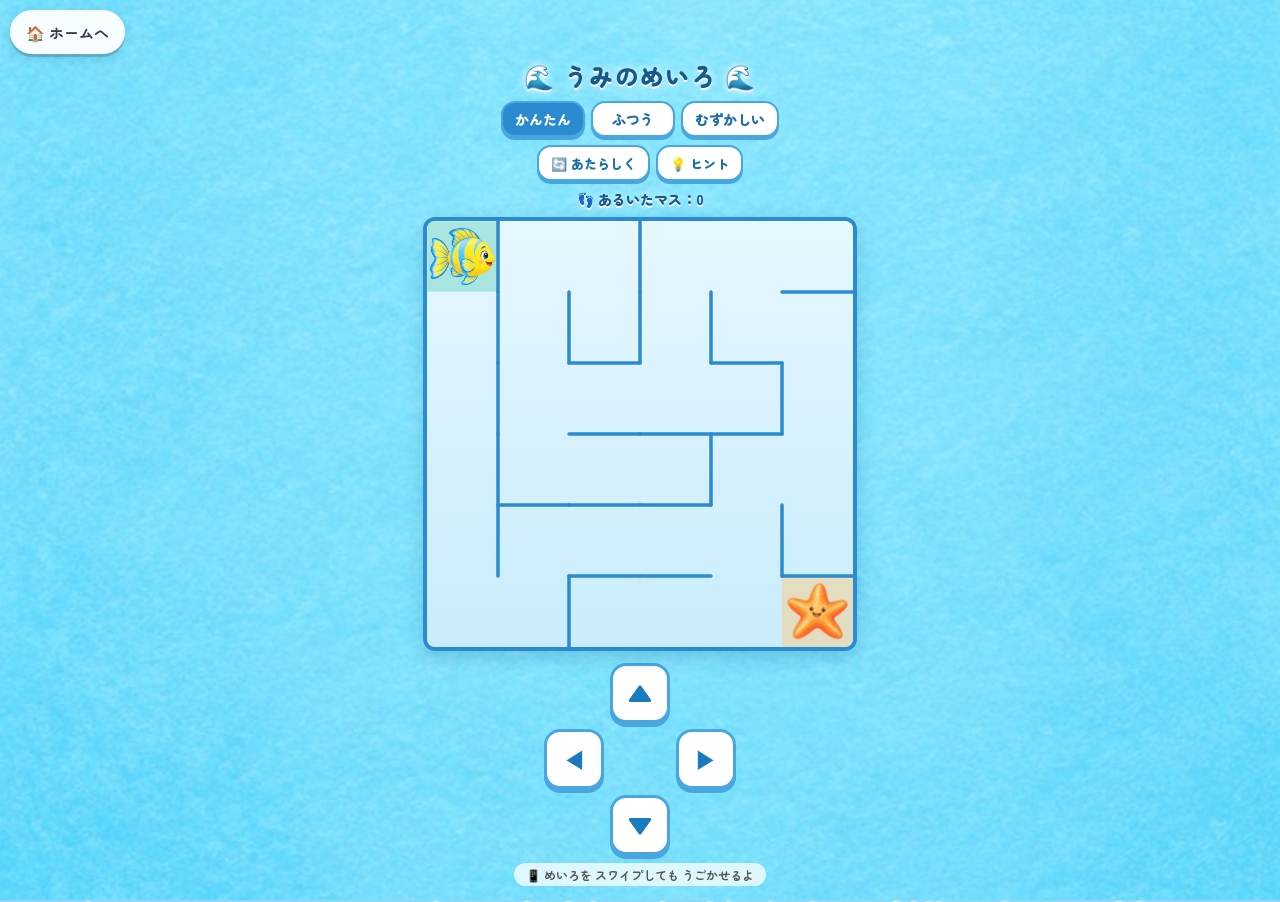
<file: ocean-maze.html>
<!DOCTYPE html>
<html lang="ja">
<head>
<meta charset="UTF-8">
<meta name="viewport" content="width=device-width, initial-scale=1, maximum-scale=1, user-scalable=no, viewport-fit=cover">
<title>うみのめいろ｜あそびのせかい</title>
<link rel="stylesheet" href="common/asobi.css">
<link rel="stylesheet" href="common/maze.css">
<script src="common/asobi.js"></script>
<script src="common/maze.js"></script>
<style>
  :root {
    --mz-fg: #165a8c;
    --mz-title-shadow: 0 2px 0 #fff, 0 0 10px rgba(255,255,255,0.9);
    --mz-btn-bg: #fff; --mz-btn-fg: #1a6fa8; --mz-btn-edge: #4aa6e0;
    --mz-on-bg: #2b8bd0; --mz-on-fg: #fff;
    --mz-pad-bg: #fff; --mz-pad-fg: #1a7ac0; --mz-pad-edge: #4aa6e0;
    --mz-board-edge: #2b8bd0;
    --mz-veil: rgba(20,80,130,0.45);
    --mz-card-bg: #f2fbff; --mz-card-fg: #165a8c; --mz-card-accent: #f08a3c;
  }
  * { margin: 0; padding: 0; box-sizing: border-box; }
  body {
    min-height: 100vh;
    background: #8fd8f5;
    overflow-x: hidden;
  }
  .bubble {
    position: fixed; border-radius: 50%; pointer-events: none; z-index: 1;
    background: radial-gradient(circle at 35% 35%, rgba(255,255,255,0.6), rgba(100,220,255,0.1));
    border: 1px solid rgba(150,230,255,0.3);
    animation: rise linear infinite;
  }
  @keyframes rise {
    0%   { transform: translateY(100vh) translateX(0) scale(1); opacity: 0; }
    10%  { opacity: 0.7; }
    90%  { opacity: 0.3; }
    100% { transform: translateY(-100px) translateX(30px) scale(0.8); opacity: 0; }
  }
  .mz-board { box-shadow: 0 6px 18px rgba(20,90,150,0.25); }
  body::before { background-image: url('images/bg/umi.jpg'); } /* 背景の絵（common/asobi.css の固定の層） */
</style>
</head>
<body data-asobi="game" data-asobi-sound="none">

<main class="mz" id="mz">
  <div class="mz-board"><canvas id="maze"></canvas></div>
</main>

<script>
// うみのめいろ：かべは光る線。さかなが ほしを めざす
let N, CELL, grid, playerX, playerY, steps, visited, solved;
const canvas = document.getElementById('maze');
const ctx = canvas.getContext('2d');
const IMG = { player: MazeUI.img('images/chara/sakana.png', () => drawMaze()), goal: MazeUI.img('images/goal/hitode.png', () => drawMaze()) };

function newMaze(level) {
  N = MazeUI.SIZES[level];
  generateMaze();
  solveMaze();
  playerX = 0; playerY = 0; steps = 0;
  visited = Array.from({ length: N }, () => Array(N).fill(false));
  visited[0][0] = true;
  MazeUI.setSteps(0);
  fit();
}

function fit() {
  CELL = Math.floor(MazeUI.boardSize() / N);
  const dpr = Math.min(window.devicePixelRatio || 1, 2);
  canvas.width = CELL * N * dpr; canvas.height = CELL * N * dpr;
  canvas.style.width = CELL * N + 'px'; canvas.style.height = CELL * N + 'px';
  ctx.setTransform(dpr, 0, 0, dpr, 0, 0);
  drawMaze();
}

function generateMaze() {
  grid = Array.from({ length: N }, () => Array.from({ length: N }, () => ({ r: true, b: true })));
  const inMaze = Array.from({ length: N }, () => Array(N).fill(false));
  inMaze[0][0] = true;
  inMaze[N - 1][N - 1] = true; // ゴールは行きどまり（さきに道がつづかない）。あとで1か所だけつなぐ
  const stack = [[0, 0]];
  while (stack.length) {
    const [cx, cy] = stack[stack.length - 1];
    const nb = [];
    for (const [dx, dy] of [[1,0],[0,1],[-1,0],[0,-1]]) {
      const nx = cx + dx, ny = cy + dy;
      if (nx >= 0 && nx < N && ny >= 0 && ny < N && !inMaze[ny][nx]) nb.push([nx, ny, dx, dy]);
    }
    if (!nb.length) { stack.pop(); continue; }
    const [nx, ny, dx, dy] = nb[Math.floor(Math.random() * nb.length)];
    if (dx === 1) grid[cy][cx].r = false;
    else if (dx === -1) grid[ny][nx].r = false;
    else if (dy === 1) grid[cy][cx].b = false;
    else grid[ny][nx].b = false;
    inMaze[ny][nx] = true;
    stack.push([nx, ny]);
  }
  if (Math.random() < 0.5) grid[N - 1][N - 2].r = false; else grid[N - 2][N - 1].b = false;
}

function open(x, y, dx, dy) {
  const nx = x + dx, ny = y + dy;
  if (nx < 0 || nx >= N || ny < 0 || ny >= N) return false;
  if (dx === 1)  return !grid[y][x].r;
  if (dx === -1) return !grid[ny][nx].r;
  if (dy === 1)  return !grid[y][x].b;
  return !grid[ny][nx].b;
}

// ヒント用：スタートからゴールまでの道
function solveMaze() {
  const prev = Array.from({ length: N }, () => Array(N).fill(null));
  const q = [[0, 0]]; prev[0][0] = [-1, -1];
  while (q.length) {
    const [x, y] = q.shift();
    for (const [dx, dy] of [[1,0],[0,1],[-1,0],[0,-1]]) {
      if (!open(x, y, dx, dy) || prev[y + dy][x + dx]) continue;
      prev[y + dy][x + dx] = [x, y]; q.push([x + dx, y + dy]);
    }
  }
  solved = []; let c = [N - 1, N - 1];
  while (c[0] !== -1) { solved.push(c); c = prev[c[1]][c[0]]; }
}

function move(dx, dy) {
  if (!open(playerX, playerY, dx, dy)) return false;
  playerX += dx; playerY += dy;
  visited[playerY][playerX] = true;
  MazeUI.setSteps(++steps);
  drawMaze();
  if (playerX === N - 1 && playerY === N - 1) MazeUI.win();
  return true;
}

function drawMaze() {
  const W = N * CELL;
  const bg = ctx.createLinearGradient(0, 0, 0, W);
  bg.addColorStop(0, '#e6f7ff'); bg.addColorStop(1, '#c9ecfb');
  ctx.fillStyle = bg; ctx.fillRect(0, 0, W, W);

  if (MazeUI.hintOn()) {
    ctx.fillStyle = 'rgba(255,190,60,0.45)';
    for (const [hx, hy] of solved) ctx.fillRect(hx * CELL + 3, hy * CELL + 3, CELL - 6, CELL - 6);
  }
  // 通った道（あわい水色）
  ctx.fillStyle = 'rgba(80,180,240,0.22)';
  for (let y = 0; y < N; y++) for (let x = 0; x < N; x++) {
    if (visited[y][x]) ctx.fillRect(x * CELL + 1, y * CELL + 1, CELL - 2, CELL - 2);
  }
  // スタート・ゴールのます
  ctx.fillStyle = 'rgba(120,220,170,0.35)'; ctx.fillRect(0, 0, CELL, CELL);
  ctx.fillStyle = 'rgba(255,200,120,0.45)'; ctx.fillRect((N - 1) * CELL, (N - 1) * CELL, CELL, CELL);

  // かべ（青い線）
  ctx.lineCap = 'round';
  ctx.strokeStyle = '#2b8bd0'; ctx.lineWidth = Math.max(2, Math.min(3.5, CELL / 10));
  for (let y = 0; y < N; y++) for (let x = 0; x < N; x++) {
    const cx = x * CELL, cy = y * CELL;
    if (grid[y][x].r && x < N - 1) { ctx.beginPath(); ctx.moveTo(cx + CELL, cy); ctx.lineTo(cx + CELL, cy + CELL); ctx.stroke(); }
    if (grid[y][x].b && y < N - 1) { ctx.beginPath(); ctx.moveTo(cx, cy + CELL); ctx.lineTo(cx + CELL, cy + CELL); ctx.stroke(); }
  }

  MazeUI.drawImg(ctx, IMG.goal, (N - 1) * CELL + CELL / 2, (N - 1) * CELL + CELL / 2, CELL * 0.9);
  MazeUI.drawImg(ctx, IMG.player, playerX * CELL + CELL / 2, playerY * CELL + CELL / 2, CELL * 0.95);
}

// ======== うみの おんがく：ゆっくりした和音と、波の音 ========
let audioCtx = null, musicPlaying = false, musicTimer = null, musicMasters = [];
function playOceanChunk(startTime) {
  if (!musicPlaying) return;
  const master = audioCtx.createGain();
  master.gain.setValueAtTime(0.18, startTime);
  master.connect(audioCtx.destination);
  musicMasters.push(master);
  const chordDuration = 3.2;
  const chords = [
    [146.83, 174.61, 220.00, 261.63],
    [110.00, 146.83, 174.61, 220.00],
    [98.00,  123.47, 146.83, 196.00],
    [130.81, 164.81, 196.00, 246.94],
  ];
  const total = chords.length * chordDuration;
  chords.forEach((chord, ci) => {
    const t = startTime + ci * chordDuration;
    chord.forEach((freq, fi) => {
      const osc = audioCtx.createOscillator(), g = audioCtx.createGain();
      osc.type = 'sine';
      osc.frequency.setValueAtTime(freq / 2, t);
      osc.detune.setValueAtTime(fi % 2 === 0 ? 3 : -3, t);
      g.gain.setValueAtTime(0, t);
      g.gain.linearRampToValueAtTime(0.12, t + 0.3);
      g.gain.setValueAtTime(0.10, t + chordDuration - 0.5);
      g.gain.linearRampToValueAtTime(0, t + chordDuration);
      osc.connect(g); g.connect(master);
      osc.start(t); osc.stop(t + chordDuration);
    });
  });
  // 波の音
  const size = audioCtx.sampleRate * total;
  const buf = audioCtx.createBuffer(1, size, audioCtx.sampleRate);
  const data = buf.getChannelData(0);
  for (let i = 0; i < size; i++) data[i] = (Math.random() * 2 - 1) * 0.02;
  const noise = audioCtx.createBufferSource(); noise.buffer = buf;
  const lp = audioCtx.createBiquadFilter(); lp.type = 'lowpass'; lp.frequency.value = 600;
  const ng = audioCtx.createGain(); ng.gain.value = 0.08;
  noise.connect(lp); lp.connect(ng); ng.connect(master);
  noise.start(startTime); noise.stop(startTime + total);
  // ときどき 水の きらきら
  for (let i = 0; i < 6; i++) {
    const t = startTime + Math.random() * total;
    const o = audioCtx.createOscillator(), g = audioCtx.createGain();
    o.type = 'sine'; o.frequency.setValueAtTime(800 + Math.random() * 400, t);
    g.gain.setValueAtTime(0, t); g.gain.linearRampToValueAtTime(0.03, t + 0.05); g.gain.linearRampToValueAtTime(0, t + 0.3);
    o.connect(g); g.connect(master); o.start(t); o.stop(t + 0.3);
  }
  musicTimer = setTimeout(() => playOceanChunk(startTime + total), (startTime + total - audioCtx.currentTime) * 1000 - 300);
}
const music = {
  start() {
    if (!audioCtx) audioCtx = new window.AudioContext();
    if (audioCtx.state === 'suspended') audioCtx.resume();
    musicPlaying = true;
    playOceanChunk(audioCtx.currentTime + 0.05);
  },
  stop() {
    musicPlaying = false; clearTimeout(musicTimer);
    // もう鳴らす予定の音も、すぐ小さくして消す
    musicMasters.forEach(m => m.gain.setTargetAtTime(0, audioCtx.currentTime, 0.1));
    musicMasters = [];
  },
};

// あわ
for (let i = 0; i < 18; i++) {
  const b = document.createElement('div');
  b.className = 'bubble';
  const s = 4 + Math.random() * 12;
  b.style.cssText = `width:${s}px;height:${s}px;left:${Math.random() * 100}%;bottom:-${s}px;animation-duration:${6 + Math.random() * 10}s;animation-delay:${Math.random() * 8}s;`;
  document.body.appendChild(b);
}

MazeUI.mount({
  title: '🌊 うみのめいろ 🌊',
  onNew: newMaze,
  onMove: move,
  onHint: () => drawMaze(),
  onResize: fit,
  music,
  clear: { img: 'images/chara/sakana.png', text: 'ひとでの ところまで およいだよ！' },
});
</script>
</body>
</html>
</file>
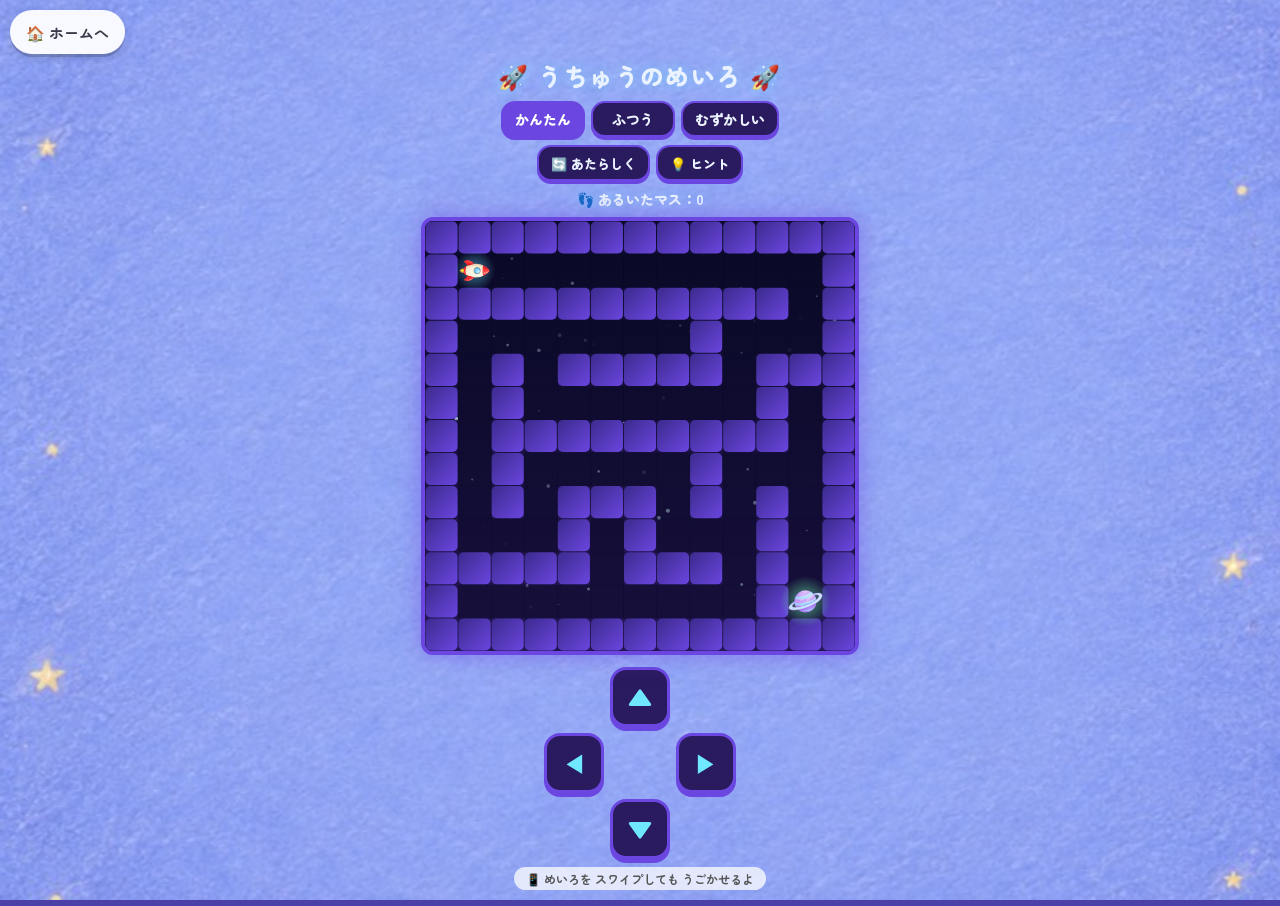
<file: space-maze.html>
<!DOCTYPE html>
<html lang="ja">
<head>
<meta charset="UTF-8">
<meta name="viewport" content="width=device-width, initial-scale=1, maximum-scale=1, user-scalable=no, viewport-fit=cover">
<title>うちゅうのめいろ｜あそびのせかい</title>
<link rel="stylesheet" href="common/asobi.css">
<link rel="stylesheet" href="common/maze.css">
<script src="common/asobi.js"></script>
<script src="common/maze.js"></script>
<style>
  :root {
    --mz-fg: #eaf2ff;
    --mz-title-shadow: 0 0 14px rgba(110,231,255,.55);
    --mz-btn-bg: #2a1a5e; --mz-btn-fg: #eaf2ff; --mz-btn-edge: #6b46e0;
    --mz-on-bg: #6b46e0; --mz-on-fg: #fff;
    --mz-pad-bg: #2a1a5e; --mz-pad-fg: #6ee7ff; --mz-pad-edge: #6b46e0;
    --mz-board-edge: #6b46e0;
    --mz-veil: rgba(7,7,31,0.7);
    --mz-card-bg: #2a1a5e; --mz-card-fg: #eaf2ff; --mz-card-accent: #ffd54f;
  }
  * { box-sizing: border-box; margin: 0; padding: 0; }
  body {
    min-height: 100vh;
    background: #4b3fa8;
    overflow-x: hidden;
  }
  .mz-board { box-shadow: 0 0 26px rgba(107,70,224,.5); background: #07071f; }
  body::before { background-image: url('images/bg/uchu.jpg'); } /* 背景の絵（common/asobi.css の固定の層） */
</style>
</head>
<body data-asobi="game" data-asobi-sound="none">

<main class="mz" id="mz">
  <div class="mz-board"><canvas id="cv"></canvas></div>
</main>

<script>
// うちゅうのめいろ：かべは ブロック。ロケットが わくせいを めざす
(function () {
  "use strict";
  const cv = document.getElementById('cv');
  const ctx = cv.getContext('2d');
  const IMG = { rocket: MazeUI.img('images/chara/roketto.png'), goal: MazeUI.img('images/goal/wakusei.png') };
  let heading = Math.PI / 2; // ロケットの向き（はじめは右向き）

  let CELLS = 6, R = 0;
  let grid = [], solution = new Set();
  let goal = { r: 0, c: 0 }, player = { r: 1, c: 1 }, disp = { x: 1, y: 1 };
  let animating = false, animFrom = null, animTo = null, animStart = 0;
  const animDur = 90;
  let pendingDir = null;
  let steps = 0, won = false;
  let particles = [], confetti = [];
  const bgStars = [];
  for (let i = 0; i < 90; i++) bgStars.push({ x: Math.random(), y: Math.random(), s: Math.random() * 1.6 + 0.5, ph: Math.random() * Math.PI * 2, sp: Math.random() * 2 + 1 });

  function genMaze() {
    R = CELLS * 2 + 1;
    grid = Array.from({ length: R }, () => new Array(R).fill(1));
    const visited = Array.from({ length: CELLS }, () => new Array(CELLS).fill(false));
    const stack = [[0, 0]];
    visited[0][0] = true; grid[1][1] = 0;
    visited[CELLS - 1][CELLS - 1] = true; // ゴールは行きどまり（さきに道がつづかない）。あとで1か所だけつなぐ
    while (stack.length) {
      const [cy, cx] = stack[stack.length - 1];
      const opts = [];
      for (const [dy, dx] of [[0,-1],[0,1],[-1,0],[1,0]]) {
        const ny = cy + dy, nx = cx + dx;
        if (ny >= 0 && ny < CELLS && nx >= 0 && nx < CELLS && !visited[ny][nx]) opts.push([ny, nx, dy, dx]);
      }
      if (!opts.length) { stack.pop(); continue; }
      const [ny, nx, dy, dx] = opts[(Math.random() * opts.length) | 0];
      visited[ny][nx] = true;
      grid[cy * 2 + 1 + dy][cx * 2 + 1 + dx] = 0;
      grid[ny * 2 + 1][nx * 2 + 1] = 0;
      stack.push([ny, nx]);
    }
    grid[R - 2][R - 2] = 0;
    if (Math.random() < 0.5) grid[R - 2][R - 3] = 0; else grid[R - 3][R - 2] = 0;
    player = { r: 1, c: 1 };
    goal = { r: R - 2, c: R - 2 };
    solve();
  }

  // ヒント用：スタートからゴールまでの道
  function solve() {
    const prev = Array.from({ length: R }, () => new Array(R).fill(null));
    const q = [[1, 1]]; prev[1][1] = [-1, -1];
    while (q.length) {
      const [r, c] = q.shift();
      for (const [dr, dc] of [[1,0],[-1,0],[0,1],[0,-1]]) {
        const nr = r + dr, nc = c + dc;
        if (grid[nr][nc] === 0 && !prev[nr][nc]) { prev[nr][nc] = [r, c]; q.push([nr, nc]); }
      }
    }
    solution = new Set(); let p = [goal.r, goal.c];
    while (p[0] !== -1) { solution.add(p[0] + ',' + p[1]); p = prev[p[0]][p[1]]; }
  }

  let size = 0, cell = 0;
  function fit() {
    size = MazeUI.boardSize();
    const dpr = Math.min(window.devicePixelRatio || 1, 2);
    cv.style.width = size + 'px'; cv.style.height = size + 'px';
    cv.width = Math.round(size * dpr); cv.height = Math.round(size * dpr);
    ctx.setTransform(dpr, 0, 0, dpr, 0, 0);
    cell = size / R;
  }

  function tryMove(dx, dy) {
    if (won) return false;
    if (animating) { pendingDir = [dx, dy]; return false; }
    const nr = player.r + dy, nc = player.c + dx;
    if (grid[nr][nc] !== 0) return false;
    animFrom = { x: player.c, y: player.r };
    player.r = nr; player.c = nc;
    animTo = { x: player.c, y: player.r };
    animating = true; animStart = performance.now();
    heading = Math.atan2(dy, dx) + Math.PI / 2; // 絵のロケットは上向きなので 90° たす
    MazeUI.setSteps(++steps);
    for (let i = 0; i < 5; i++) {
      particles.push({ x: disp.x, y: disp.y, vx: -dx * 0.04 + (Math.random() - .5) * 0.03, vy: -dy * 0.04 + (Math.random() - .5) * 0.03, life: 1 });
    }
    return true;
  }
  function afterMove() {
    if (player.r === goal.r && player.c === goal.c) { doWin(); return; }
    if (pendingDir) { const d = pendingDir; pendingDir = null; tryMove(d[0], d[1]); }
  }

  function doWin() {
    won = true;
    MazeUI.win();
    const ico = ['⭐','✨','🌟','🚀','🪐','💫'];
    confetti = [];
    for (let i = 0; i < 40; i++) {
      confetti.push({ x: Math.random(), y: -Math.random() * 0.4, vy: 0.004 + Math.random() * 0.006, vx: (Math.random() - .5) * 0.004, em: ico[(Math.random() * ico.length) | 0], rot: Math.random() * 6, vr: (Math.random() - .5) * 0.2, s: Math.random() * 10 + 16 });
    }
  }

  function rrect(x, y, w, h, r) {
    ctx.beginPath();
    ctx.moveTo(x + r, y);
    ctx.arcTo(x + w, y, x + w, y + h, r); ctx.arcTo(x + w, y + h, x, y + h, r);
    ctx.arcTo(x, y + h, x, y, r); ctx.arcTo(x, y, x + w, y, r);
    ctx.closePath();
  }
  // うしろにふわっとした光の円（影ぼかしは使わない＝iOSの絵文字色バグ回避）
  function halo(cx, cy, r, rgb, alpha) {
    const g = ctx.createRadialGradient(cx, cy, 0, cx, cy, r);
    g.addColorStop(0, 'rgba(' + rgb + ',' + alpha + ')'); g.addColorStop(1, 'rgba(' + rgb + ',0)');
    ctx.fillStyle = g; ctx.beginPath(); ctx.arc(cx, cy, r, 0, Math.PI * 2); ctx.fill();
  }

  function draw(t) {
    const w = size, h = size;
    ctx.clearRect(0, 0, w, h);
    const g = ctx.createLinearGradient(0, 0, 0, h);
    g.addColorStop(0, '#0b0b2b'); g.addColorStop(1, '#241654');
    ctx.fillStyle = g; ctx.fillRect(0, 0, w, h);

    for (const st of bgStars) {
      ctx.globalAlpha = Math.max(0.05, 0.35 + 0.45 * Math.sin(t * 0.001 * st.sp + st.ph));
      ctx.fillStyle = '#cfe6ff';
      ctx.beginPath(); ctx.arc(st.x * w, st.y * h, st.s, 0, Math.PI * 2); ctx.fill();
    }
    ctx.globalAlpha = 1;

    const hint = MazeUI.hintOn();
    for (let r = 0; r < R; r++) for (let c = 0; c < R; c++) {
      const x = c * cell, y = r * cell;
      if (grid[r][c] === 1) {
        const wg = ctx.createLinearGradient(x, y, x + cell, y + cell);
        wg.addColorStop(0, '#3b2a8c'); wg.addColorStop(1, '#6b46e0');
        ctx.fillStyle = wg;
        rrect(x + 0.5, y + 0.5, cell - 1, cell - 1, Math.min(5, cell * 0.22)); ctx.fill();
      } else {
        ctx.fillStyle = 'rgba(7,7,31,0.45)';
        ctx.fillRect(x, y, cell + 0.5, cell + 0.5);
        if (hint && solution.has(r + ',' + c)) {
          ctx.fillStyle = 'rgba(110,231,255,0.28)';
          ctx.fillRect(x + cell * 0.15, y + cell * 0.15, cell * 0.7, cell * 0.7);
        }
      }
    }

    const pulse = 0.5 + 0.5 * Math.sin(t * 0.005);
    {
      const gx = goal.c * cell + cell / 2, gy = goal.r * cell + cell / 2;
      ctx.save();
      halo(gx, gy, cell * (0.7 + 0.15 * pulse), '110,255,166', 0.6);
      MazeUI.drawImg(ctx, IMG.goal, gx, gy, cell * 1.05);
      ctx.restore();
    }

    for (let i = particles.length - 1; i >= 0; i--) {
      const p = particles[i]; p.x += p.vx; p.y += p.vy; p.life -= 0.05;
      if (p.life <= 0) { particles.splice(i, 1); continue; }
      ctx.globalAlpha = Math.max(0, p.life);
      ctx.fillStyle = '#9bf0ff';
      ctx.beginPath(); ctx.arc(p.x * cell + cell / 2, p.y * cell + cell / 2, cell * 0.12 * p.life + 1, 0, Math.PI * 2); ctx.fill();
    }
    ctx.globalAlpha = 1;

    if (animating) {
      const k = Math.min(1, (t - animStart) / animDur);
      const e = k < .5 ? 2 * k * k : 1 - Math.pow(-2 * k + 2, 2) / 2;
      disp.x = animFrom.x + (animTo.x - animFrom.x) * e;
      disp.y = animFrom.y + (animTo.y - animFrom.y) * e;
      if (k >= 1) { animating = false; disp.x = animTo.x; disp.y = animTo.y; afterMove(); }
    } else if (!won) {
      disp.x = player.c; disp.y = player.r;
    }
    {
      const px = disp.x * cell + cell / 2, py = disp.y * cell + cell / 2;
      ctx.save();
      halo(px, py, cell * 0.62, '110,231,255', 0.5);
      ctx.translate(px, py); ctx.rotate(heading);
      MazeUI.drawImg(ctx, IMG.rocket, 0, 0, cell * 1.0);
      ctx.restore();
    }

    if (won && confetti.length) {
      for (const cf of confetti) {
        cf.x += cf.vx; cf.y += cf.vy; cf.rot += cf.vr;
        if (cf.y > 1.15) cf.y = -0.1;
        ctx.save();
        ctx.translate(cf.x * w, cf.y * h); ctx.rotate(cf.rot);
        ctx.font = cf.s + 'px serif'; ctx.textAlign = 'center'; ctx.textBaseline = 'middle';
        ctx.fillText(cf.em, 0, 0);
        ctx.restore();
      }
    }
    requestAnimationFrame(draw);
  }

  function newGame(level) {
    CELLS = MazeUI.SIZES[level];
    steps = 0; won = false; particles = []; confetti = []; pendingDir = null; animating = false;
    genMaze();
    disp.x = player.c; disp.y = player.r;
    MazeUI.setSteps(0);
    fit();
  }

  // うちゅうの おんがく：ふわふわ ただよう アルペジオ
  const music = MazeUI.makeMusic({
    bpm: 76, wave: 'sine', vol: 0.11,
    melody: [[57,.5],[60,.5],[64,.5],[60,.5],[57,.5],[60,.5],[64,.5],[69,.5],
             [53,.5],[57,.5],[60,.5],[57,.5],[53,.5],[57,.5],[60,.5],[65,.5],
             [48,.5],[52,.5],[55,.5],[52,.5],[48,.5],[52,.5],[55,.5],[60,.5],
             [55,.5],[59,.5],[62,.5],[59,.5],[55,.5],[59,.5],[62,.5],[67,.5]],
    bass: [[45,4],[41,4],[48,4],[43,4]],
  });

  MazeUI.mount({
    title: '🚀 うちゅうのめいろ 🚀',
    onNew: newGame,
    onMove: tryMove,
    onHint: () => {},           // まいかい描き直しているので、すぐ反映される
    onResize: fit,
    music,
    clear: { img: 'images/chara/roketto.png', text: 'わくせいに とうちゃく！' },
  });
  requestAnimationFrame(draw);
})();
</script>
</body>
</html>
</file>
<file: common/asobi.css>
/* あそびのせかい 共通の見た目（全ページで、各ページの <style> より前に読み込む） */

/* 字体：Zen Maru Gothic を、使う文字だけにしぼって同梱（tools/make_fonts.py で作る）。ネットがなくても同じ字体 */
@font-face { font-family: 'AsobiMaru'; src: url('../fonts/asobi-maru-500.woff2') format('woff2'); font-weight: 100 599; font-display: swap; }
@font-face { font-family: 'AsobiMaru'; src: url('../fonts/asobi-maru-700.woff2') format('woff2'); font-weight: 600 799; font-display: swap; }
@font-face { font-family: 'AsobiMaru'; src: url('../fonts/asobi-maru-900.woff2') format('woff2'); font-weight: 800 1000; font-display: swap; }

:root { --asobi-font: 'AsobiMaru', 'Hiragino Maru Gothic ProN', 'Hiragino Sans', sans-serif; }

/* ゲームごとにばらばらだった字体を、ここで1つにそろえる */
body, body * { font-family: var(--asobi-font) !important; }

/* 子ども向けのさわり心地：ダブルタップで拡大しない・長押しで文字を選ばない・タップの灰色を出さない */
html { -webkit-text-size-adjust: 100%; }
body {
  -webkit-tap-highlight-color: transparent;
  -webkit-user-select: none; user-select: none;
  -webkit-touch-callout: none;
  touch-action: manipulation;
  overscroll-behavior: none;
}
input, textarea { -webkit-user-select: text; user-select: text; }

/* 左上「ホームへ」・右上「おと」：どのゲームでも同じ形・同じ場所 */
.asobi-btn {
  position: fixed;
  top: calc(10px + env(safe-area-inset-top));
  z-index: 1000;
  display: inline-flex; align-items: center; justify-content: center; gap: 4px;
  min-height: 44px; padding: 0 16px;
  border: none; border-radius: 999px;
  background: rgba(255, 255, 255, 0.94);
  color: #3d3a4b;
  font-size: 15px; font-weight: 700; line-height: 1;
  text-decoration: none; white-space: nowrap;
  box-shadow: 0 3px 0 rgba(0, 0, 0, 0.16), 0 4px 12px rgba(0, 0, 0, 0.12);
  cursor: pointer;
}
.asobi-btn:active { transform: translateY(2px); box-shadow: 0 1px 0 rgba(0, 0, 0, 0.16); }
.asobi-home  { left:  calc(10px + env(safe-area-inset-left)); }
.asobi-sound { right: calc(10px + env(safe-area-inset-right)); width: 44px; padding: 0; font-size: 20px; }
.asobi-sound.off { background: rgba(255, 255, 255, 0.7); }
.asobi-btn.in-slot { position: static; flex: none; }

/* アプリ（iPhone）では画面のいちばん上（時計・電池の帯）の下までゲームの背景を広げ、中身は帯の下から始める。
   ブラウザでは env() が 0 なので何も変わらない */
html { padding-top: env(safe-area-inset-top); padding-bottom: env(safe-area-inset-bottom); }

/* 背景の絵（各ページの <style> に body::before { background-image: url(...) } を書く）。
   iPhone では background-attachment: fixed が効かず、絵がページ全体に広がって下の飾りが画面の外に出てしまうので、
   画面に固定した層に描く。下の飾り（葉っぱ・花・家など）がいつも画面のいちばん下に見える */
body::before {
  content: ''; position: fixed; inset: 0; z-index: -1; pointer-events: none;
  background: none center / cover no-repeat;
}
</file>
<file: common/maze.css>
/* めいろ4つ（もり・うみ・まち・うちゅう）共通の画面の骨組み。common/maze.js が組み立てる。
   色は各ページの :root で --mz-* を決める（形・大きさ・並びはここで1つ） */
:root {
  --mz-fg: #333;               /* タイトル・情報の文字 */
  --mz-title-shadow: none;
  --mz-btn-bg: #fff;           /* むずかしさ・道具ボタン */
  --mz-btn-fg: #333;
  --mz-btn-edge: #999;
  --mz-on-bg: #333;            /* えらんでいる・ついているボタン */
  --mz-on-fg: #fff;
  --mz-pad-bg: #fff;           /* やじるし */
  --mz-pad-fg: #333;
  --mz-pad-edge: #999;
  --mz-board-edge: #999;       /* めいろのふち */
  --mz-veil: rgba(0, 0, 0, 0.45); /* ゴール画面のうしろ */
  --mz-card-bg: #fff;          /* ゴール画面のカード */
  --mz-card-fg: #333;
  --mz-card-accent: #f59e0b;
}

.mz {
  position: relative; z-index: 2;
  display: flex; flex-direction: column; align-items: center;
  width: 100%;
  padding: 58px 12px 16px;
}
.mz-title {
  margin: 0 0 8px;
  font-size: 24px; font-weight: 900; letter-spacing: 0.06em;
  color: var(--mz-fg); text-shadow: var(--mz-title-shadow);
  text-align: center; white-space: nowrap;
}

/* むずかしさ・道具：同じ形のボタン */
.mz-row { display: flex; gap: 6px; justify-content: center; margin: 0 0 8px; flex-wrap: nowrap; }
.mz-btn {
  min-height: 36px; padding: 0 12px;
  border: 2px solid var(--mz-btn-edge); border-radius: 14px;
  background: var(--mz-btn-bg); color: var(--mz-btn-fg);
  font-size: 13px; font-weight: 800; white-space: nowrap;
  box-shadow: 0 3px 0 var(--mz-btn-edge);
  cursor: pointer;
}
.mz-btn:active { transform: translateY(2px); box-shadow: 0 1px 0 var(--mz-btn-edge); }
.mz-btn.on { background: var(--mz-on-bg); color: var(--mz-on-fg); }
.mz-levels .mz-btn { min-width: 84px; font-size: 14px; }

.mz-info {
  display: flex; gap: 14px; justify-content: center;
  margin: 0 0 8px; min-height: 20px;
  font-size: 14px; font-weight: 800; color: var(--mz-fg); text-shadow: var(--mz-title-shadow);
}

/* めいろ */
.mz-board {
  position: relative; line-height: 0;
  border: 4px solid var(--mz-board-edge); border-radius: 12px; overflow: hidden;
  touch-action: none;
}
.mz-board canvas { display: block; }

/* やじるし：十字。どのめいろも同じ形・同じ大きさ */
.mz-pad {
  display: grid; grid-template-columns: repeat(3, 60px); grid-template-rows: repeat(3, 60px);
  gap: 6px; margin-top: 12px;
}
.mz-pad button {
  border: 3px solid var(--mz-pad-edge); border-radius: 16px;
  background: var(--mz-pad-bg); color: var(--mz-pad-fg);
  font-size: 24px; line-height: 1;
  box-shadow: 0 4px 0 var(--mz-pad-edge);
  cursor: pointer; touch-action: none;
}
.mz-pad button:active, .mz-pad button.pressed { transform: translateY(3px); box-shadow: 0 1px 0 var(--mz-pad-edge); }
.mz-pad .up { grid-area: 1 / 2; } .mz-pad .left { grid-area: 2 / 1; }
.mz-pad .right { grid-area: 2 / 3; } .mz-pad .down { grid-area: 3 / 2; }
.mz-swipe { margin-top: 8px; padding: 3px 12px; border-radius: 999px; background: rgba(255, 255, 255, 0.75); font-size: 12px; font-weight: 700; color: #555; }

/* ゴール画面 */
.mz-clear {
  position: fixed; inset: 0; z-index: 900;
  display: none; align-items: center; justify-content: center;
  background: var(--mz-veil);
  padding: 24px;
}
.mz-clear.show { display: flex; animation: mzFade 0.3s ease; }
@keyframes mzFade { from { opacity: 0; } to { opacity: 1; } }
.mz-card {
  width: min(320px, 100%);
  padding: 22px 18px 20px; border-radius: 24px;
  background: var(--mz-card-bg); color: var(--mz-card-fg);
  text-align: center;
  box-shadow: 0 8px 30px rgba(0, 0, 0, 0.3);
  animation: mzPop 0.35s ease;
}
@keyframes mzPop { from { transform: scale(0.8); } to { transform: scale(1); } }
.mz-card .em img { width: 96px; height: 96px; display: block; }
.mz-card .em { font-size: 52px; line-height: 1.2; display: inline-block; animation: mzHop 0.8s ease-in-out infinite alternate; }
@keyframes mzHop { from { transform: translateY(0); } to { transform: translateY(-8px); } }
.mz-card h2 { margin: 4px 0 6px; font-size: 30px; font-weight: 900; color: var(--mz-card-accent); }
.mz-card p { margin: 4px 0; font-size: 16px; font-weight: 700; }
.mz-card .row { display: flex; flex-direction: column; gap: 10px; margin-top: 16px; }
.mz-card .row button {
  min-height: 48px; border: none; border-radius: 16px;
  font-size: 17px; font-weight: 900; cursor: pointer;
}
.mz-card .again { background: var(--mz-card-accent); color: #fff; box-shadow: 0 4px 0 rgba(0, 0, 0, 0.2); }
.mz-card .change { background: transparent; color: var(--mz-card-fg); border: 2px solid currentColor !important; }
</file>
